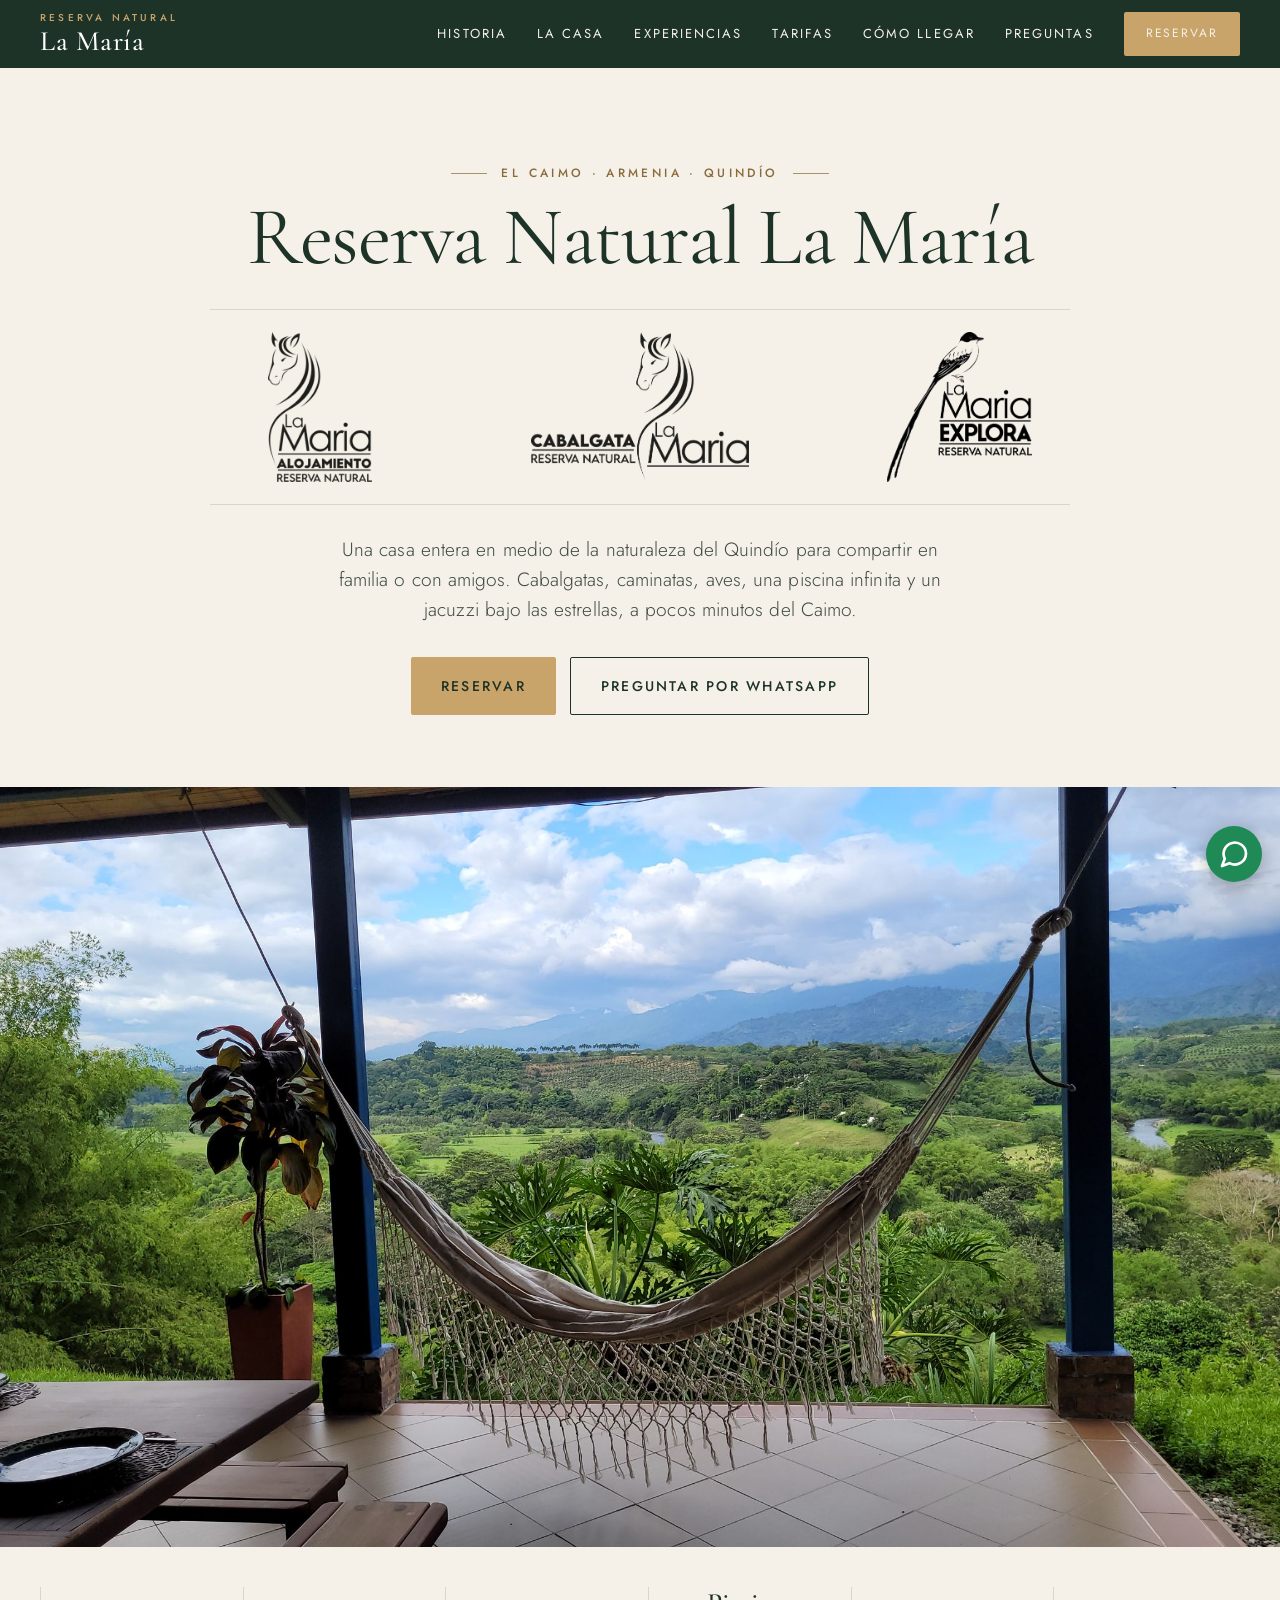
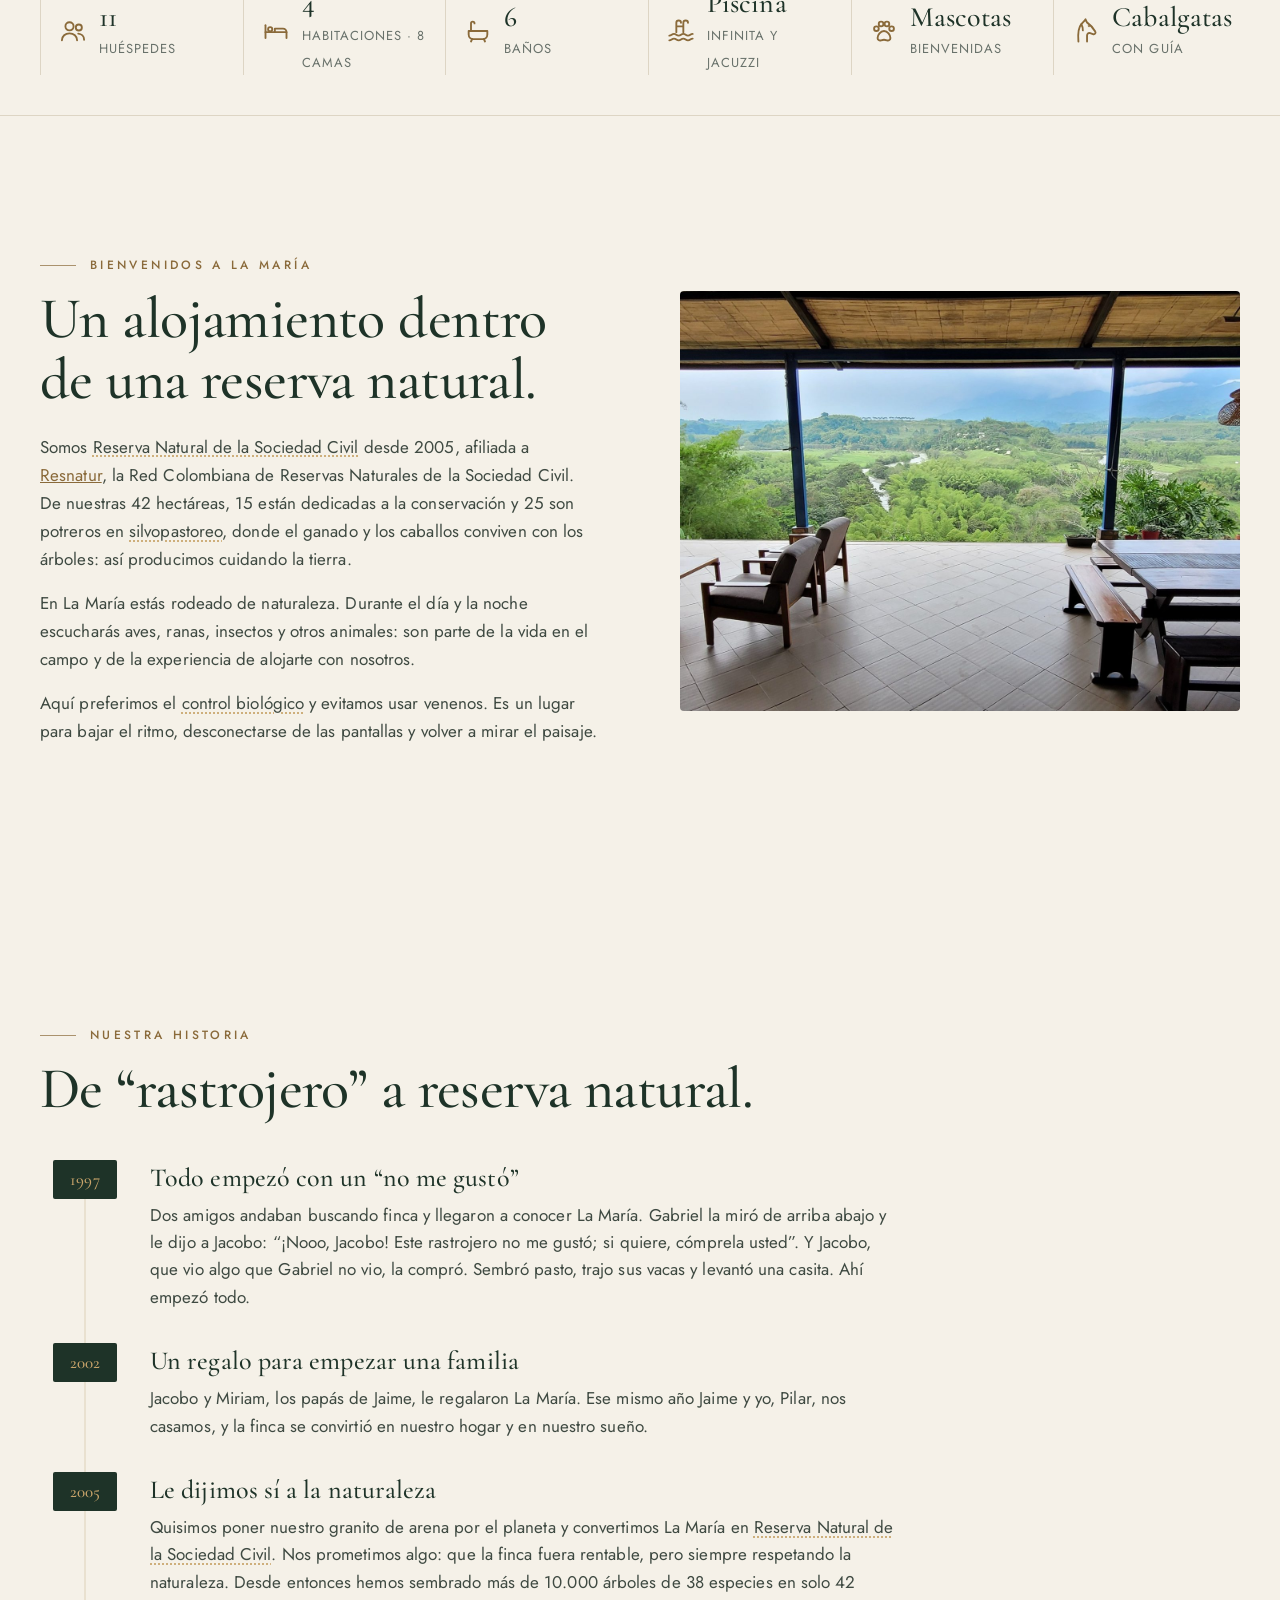
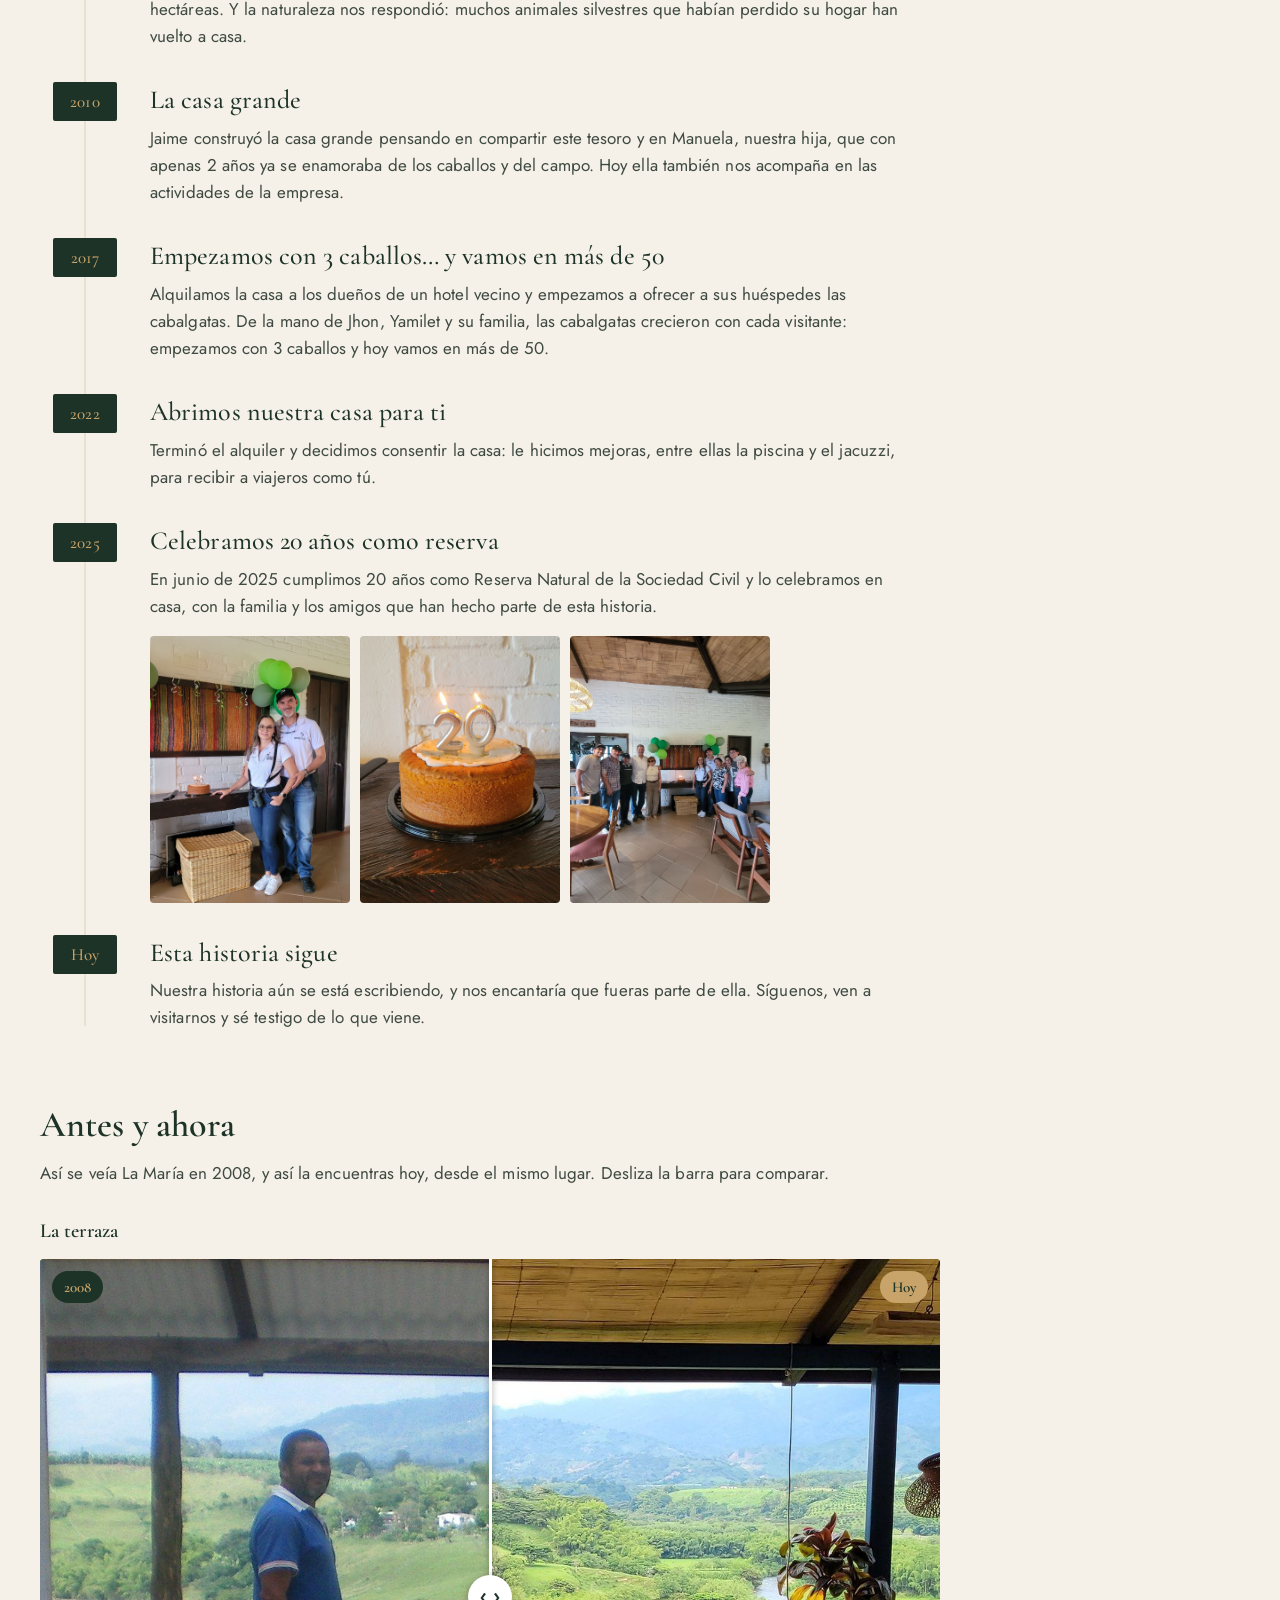
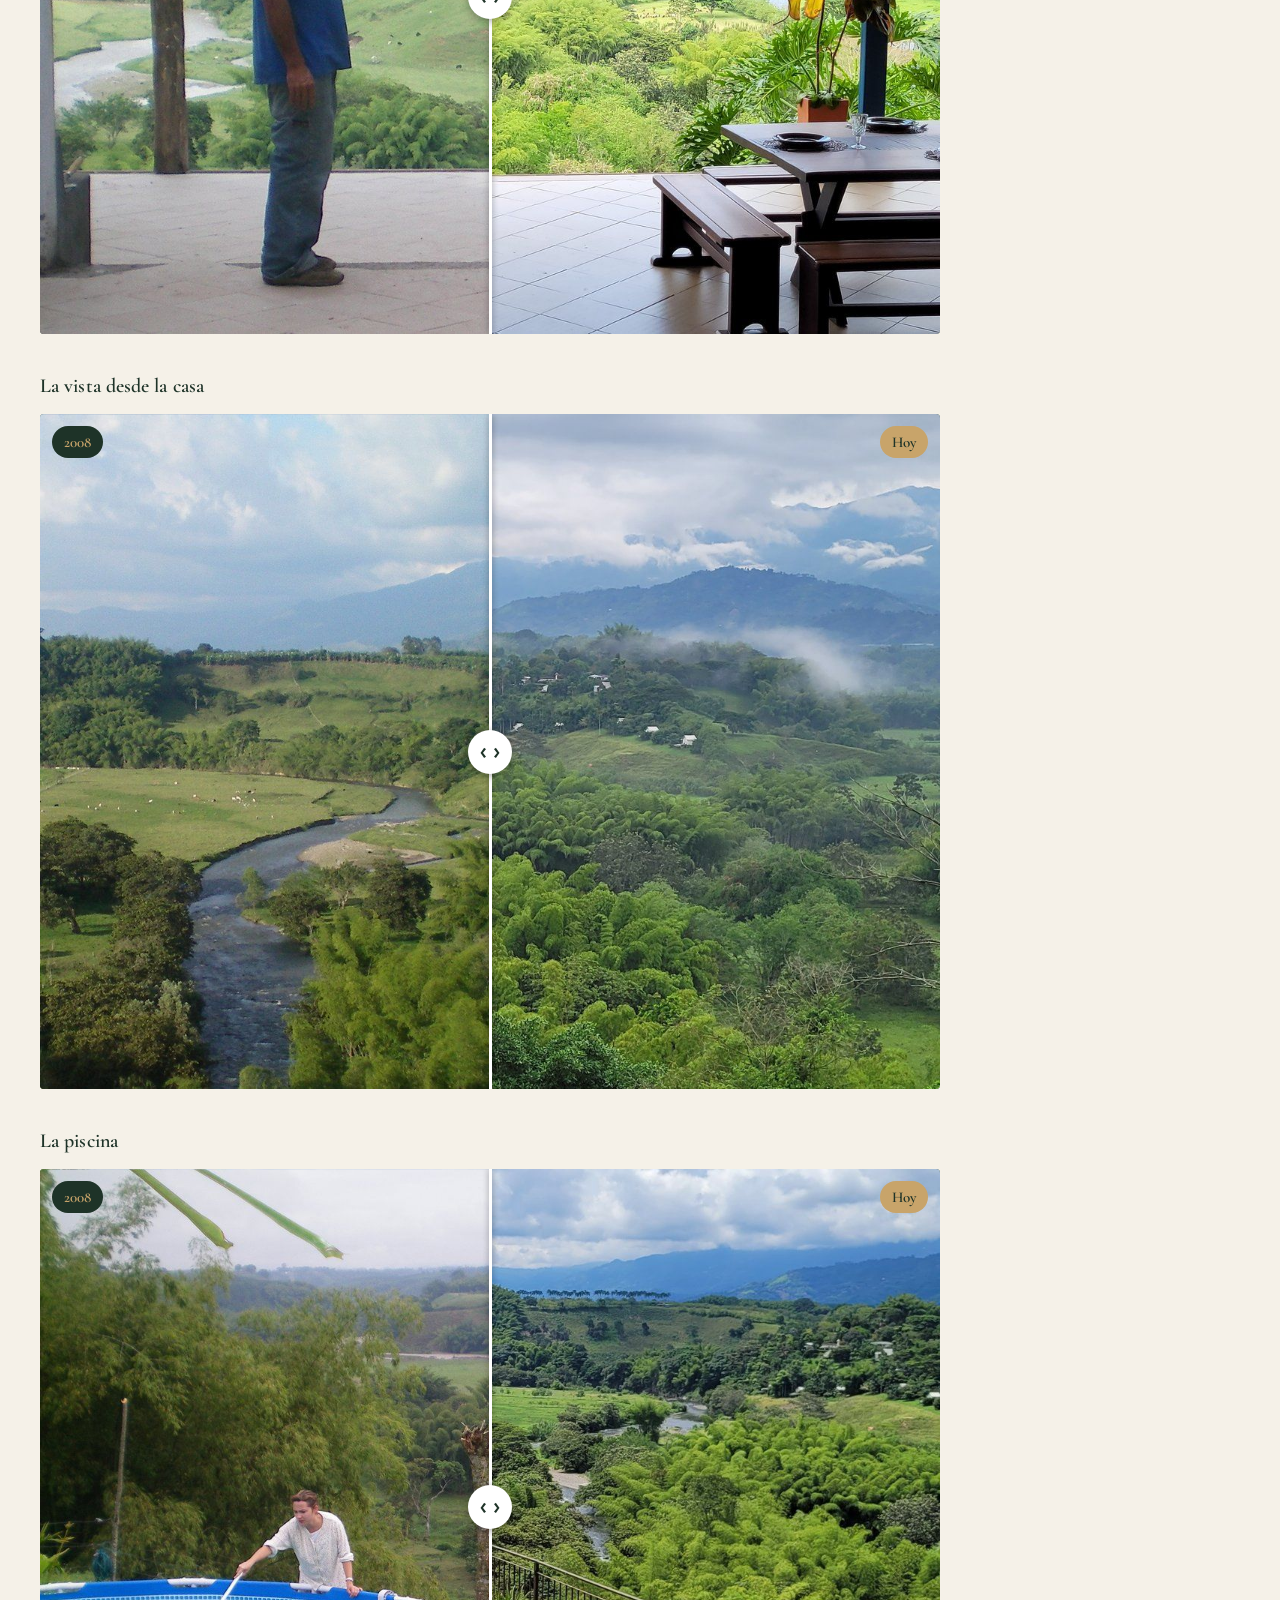
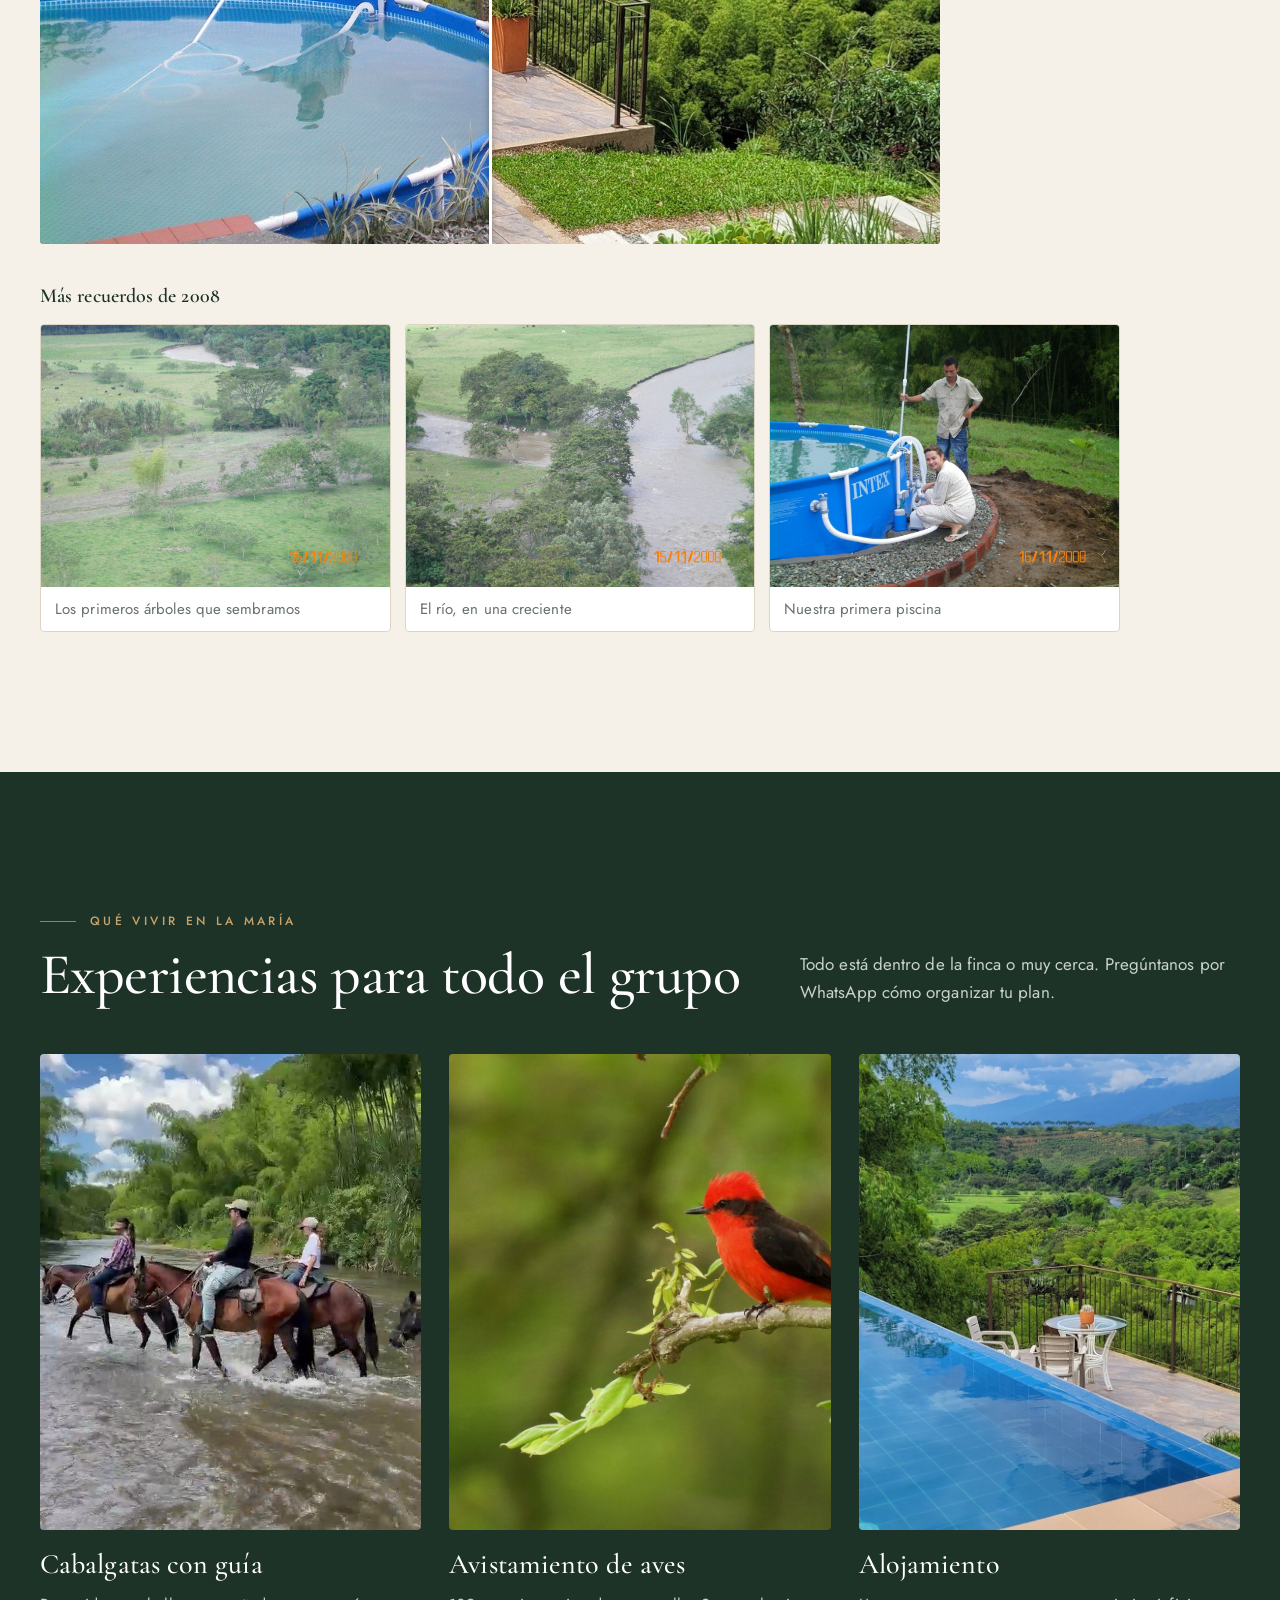
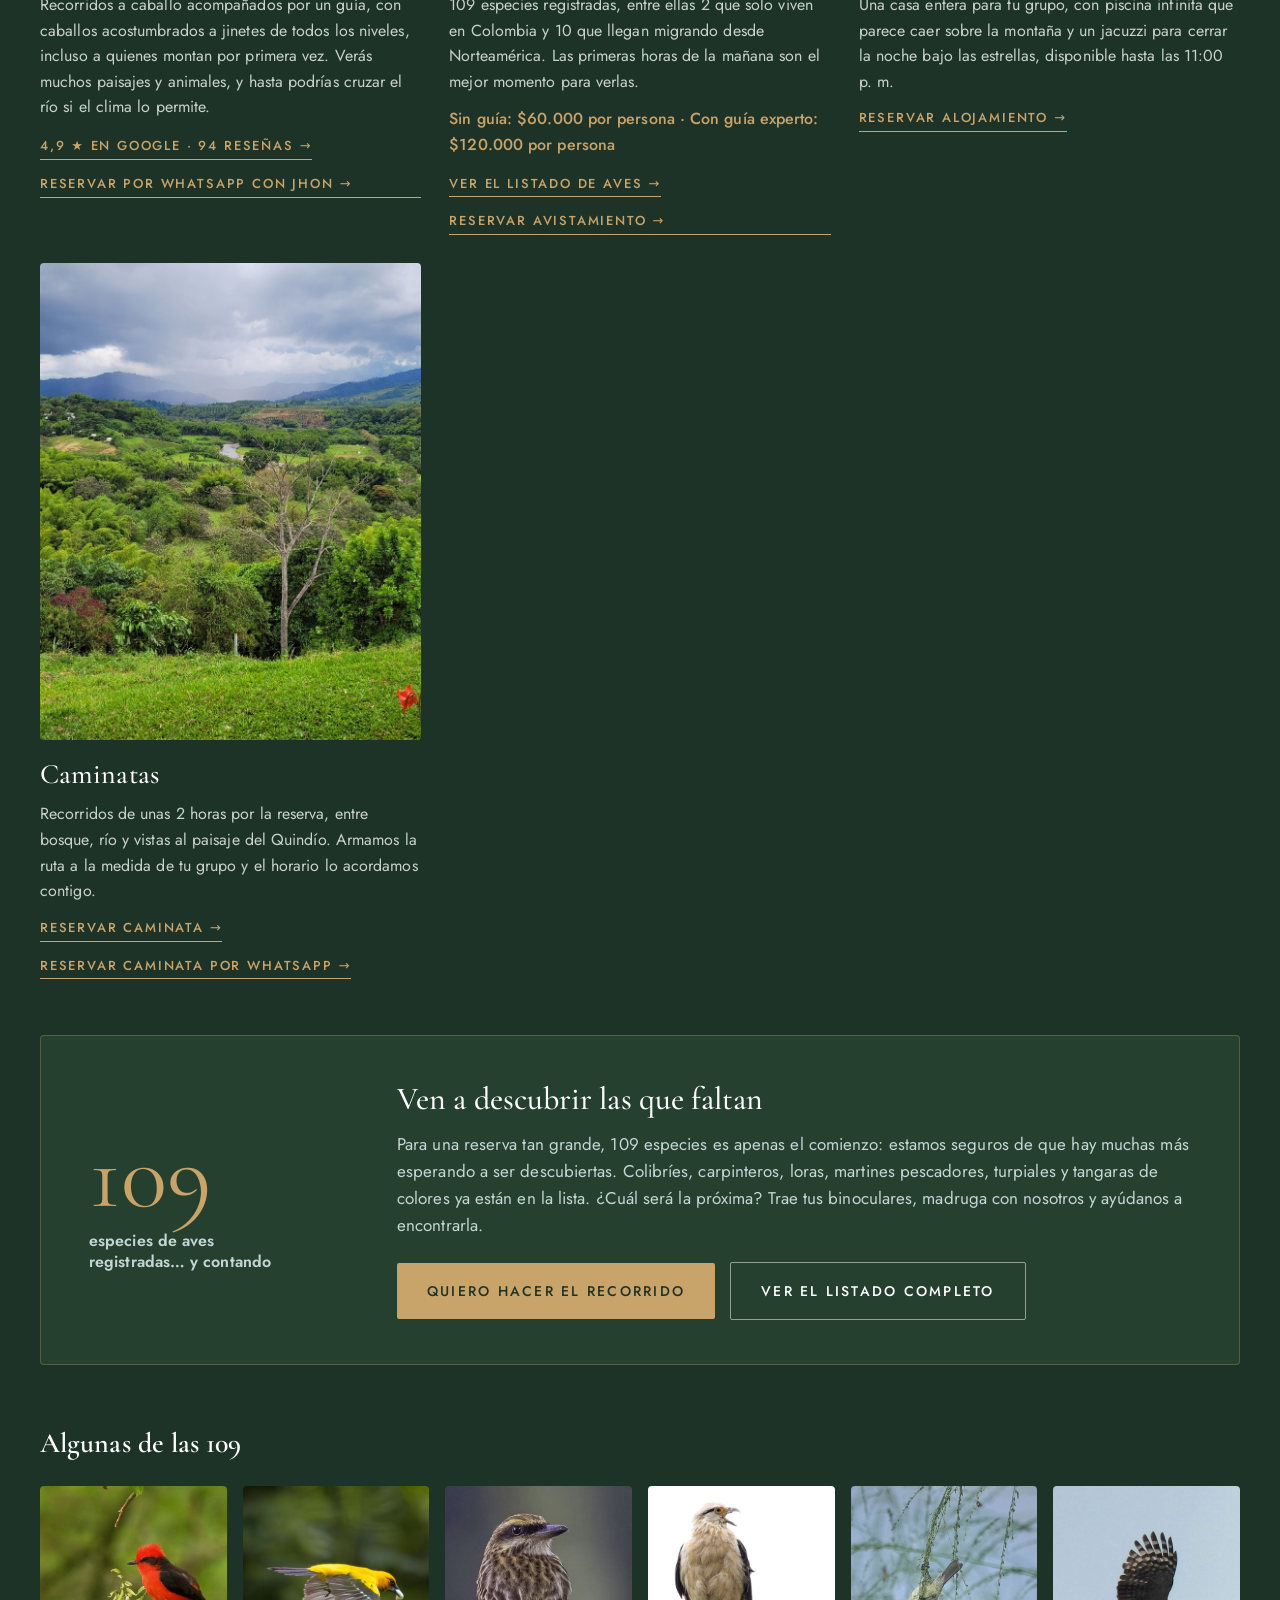
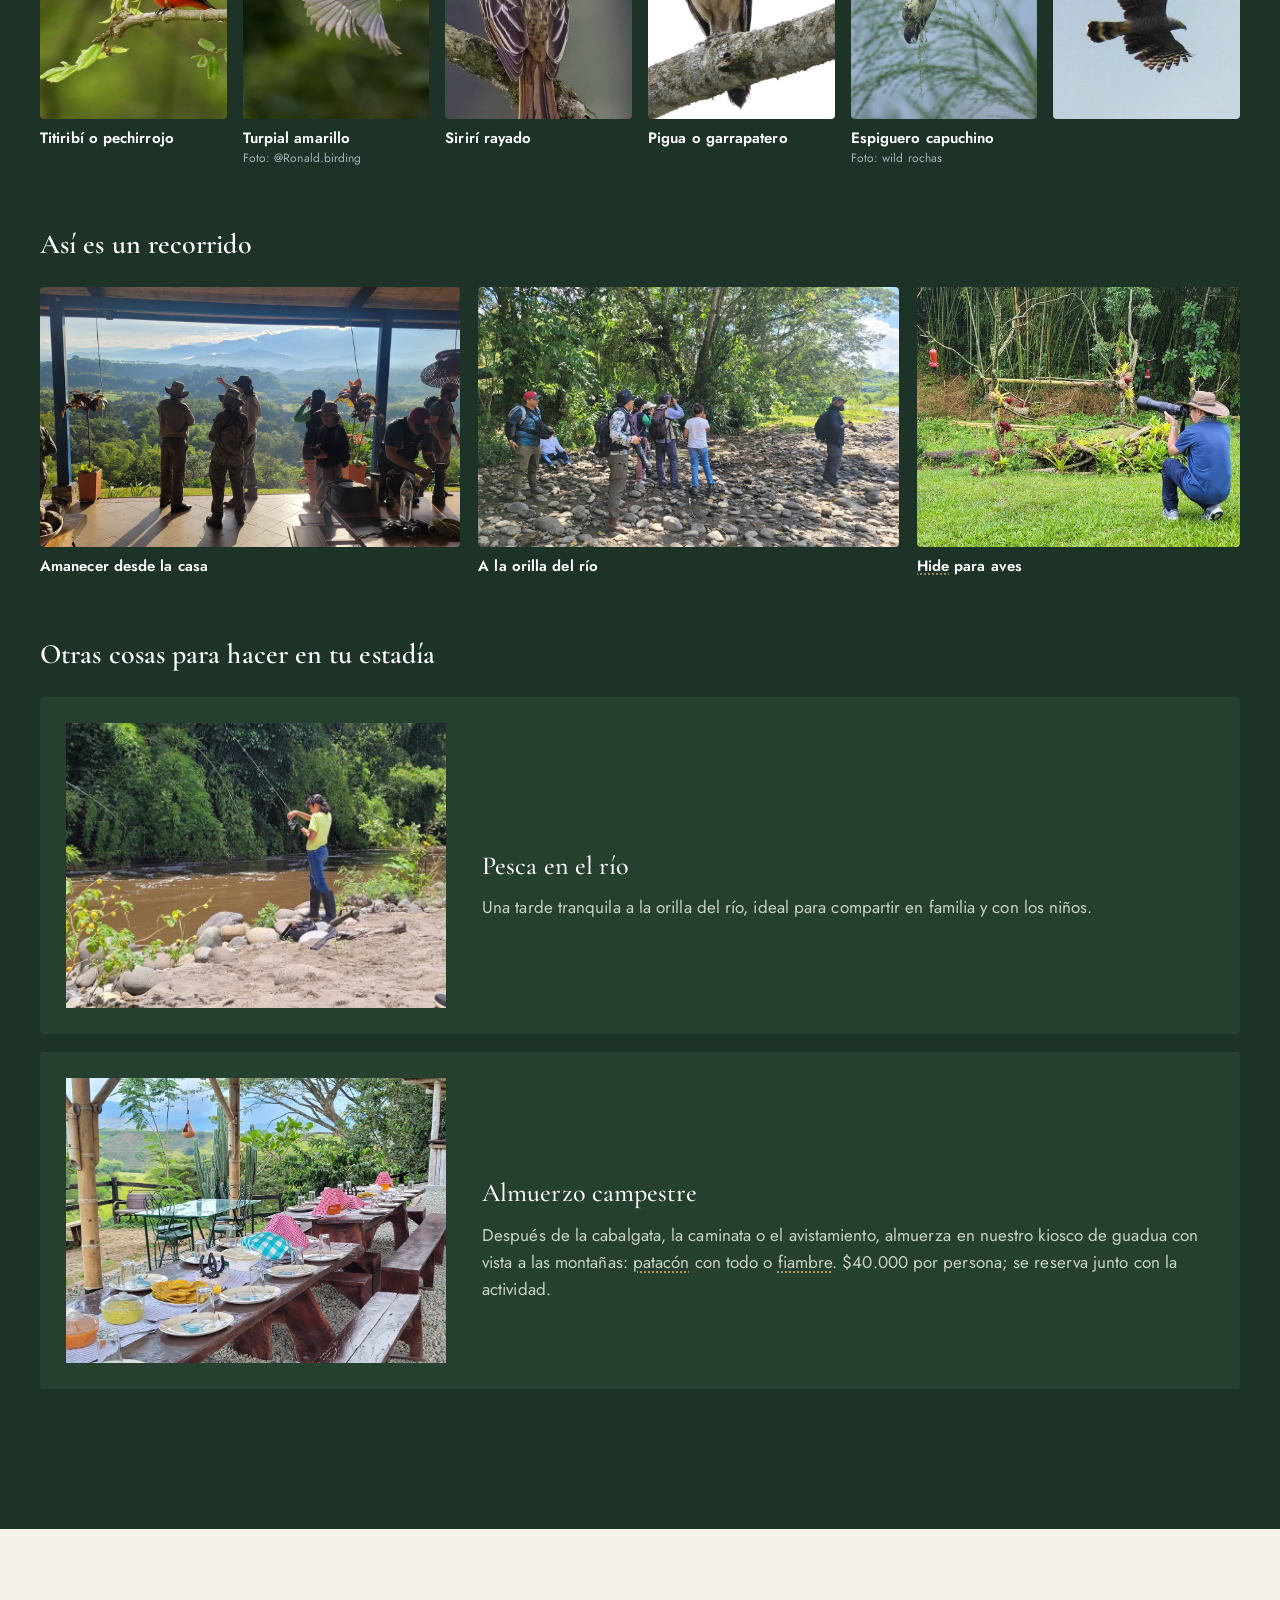
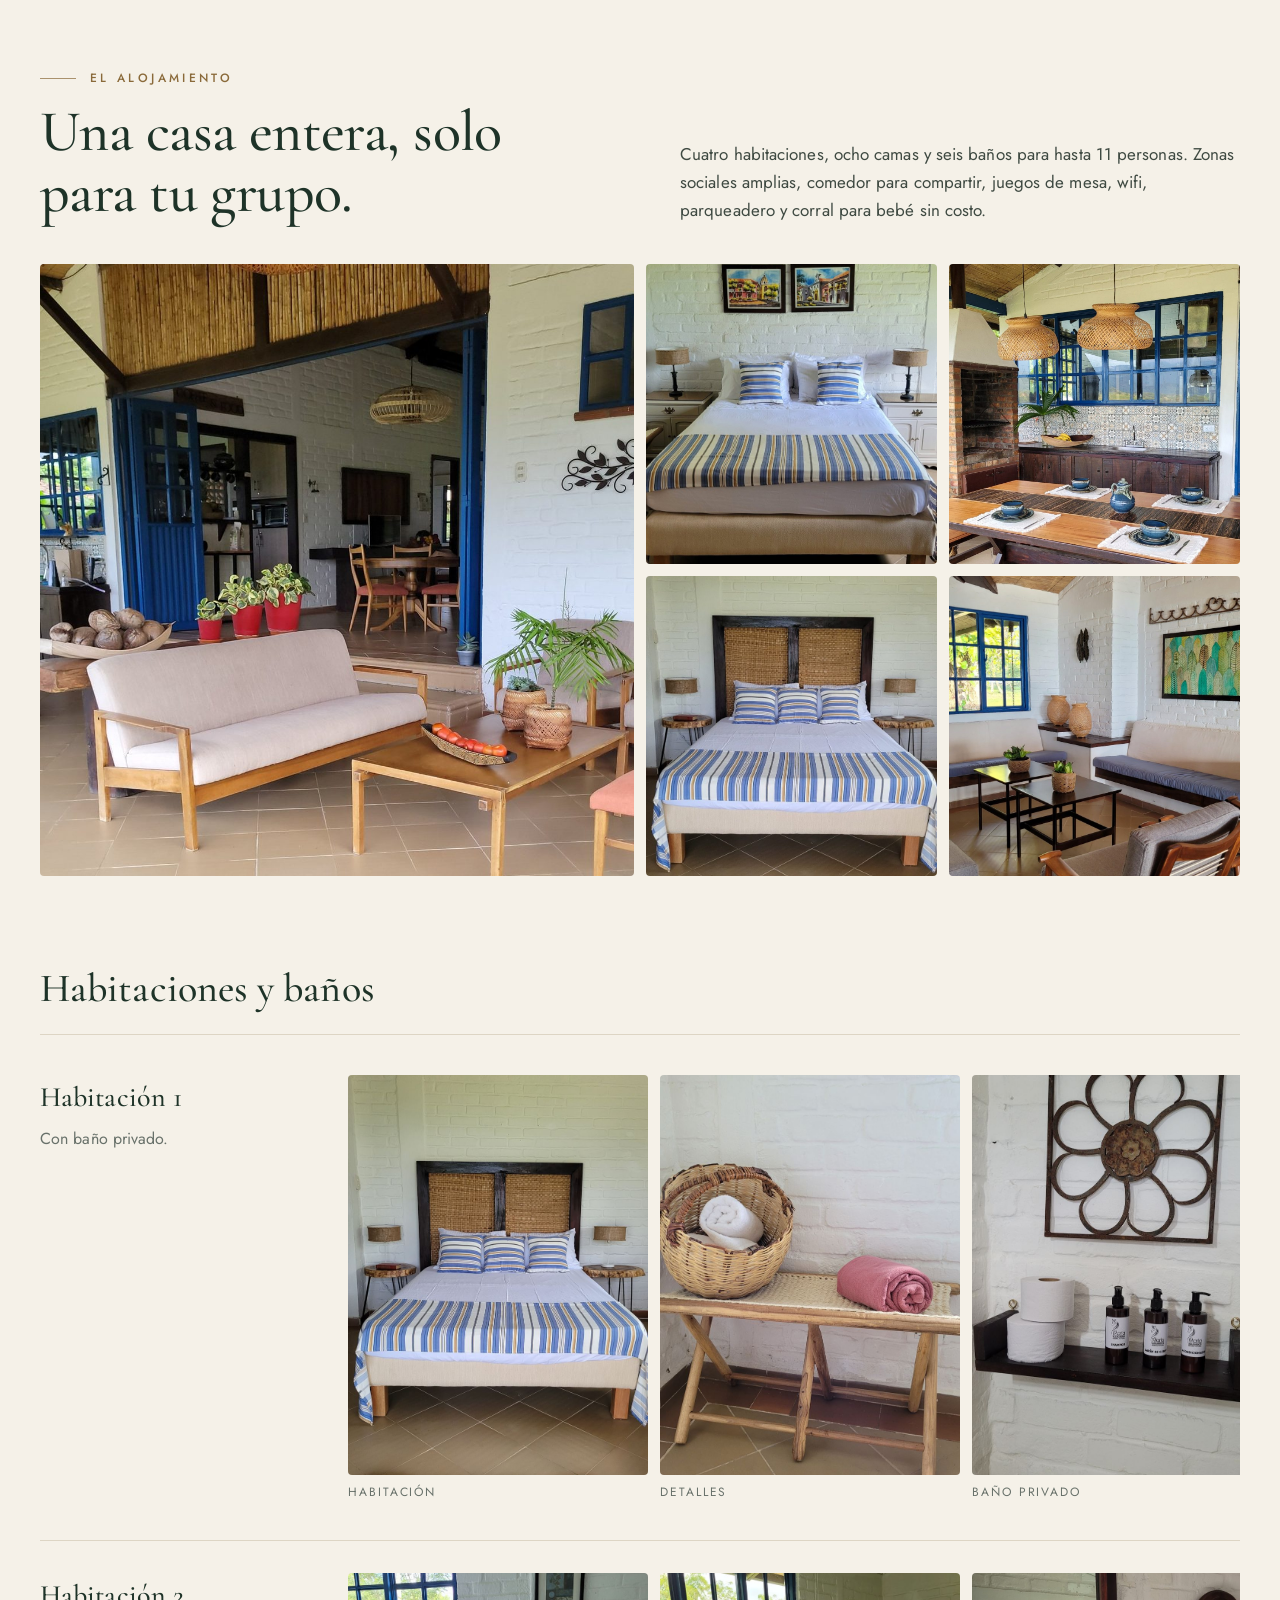
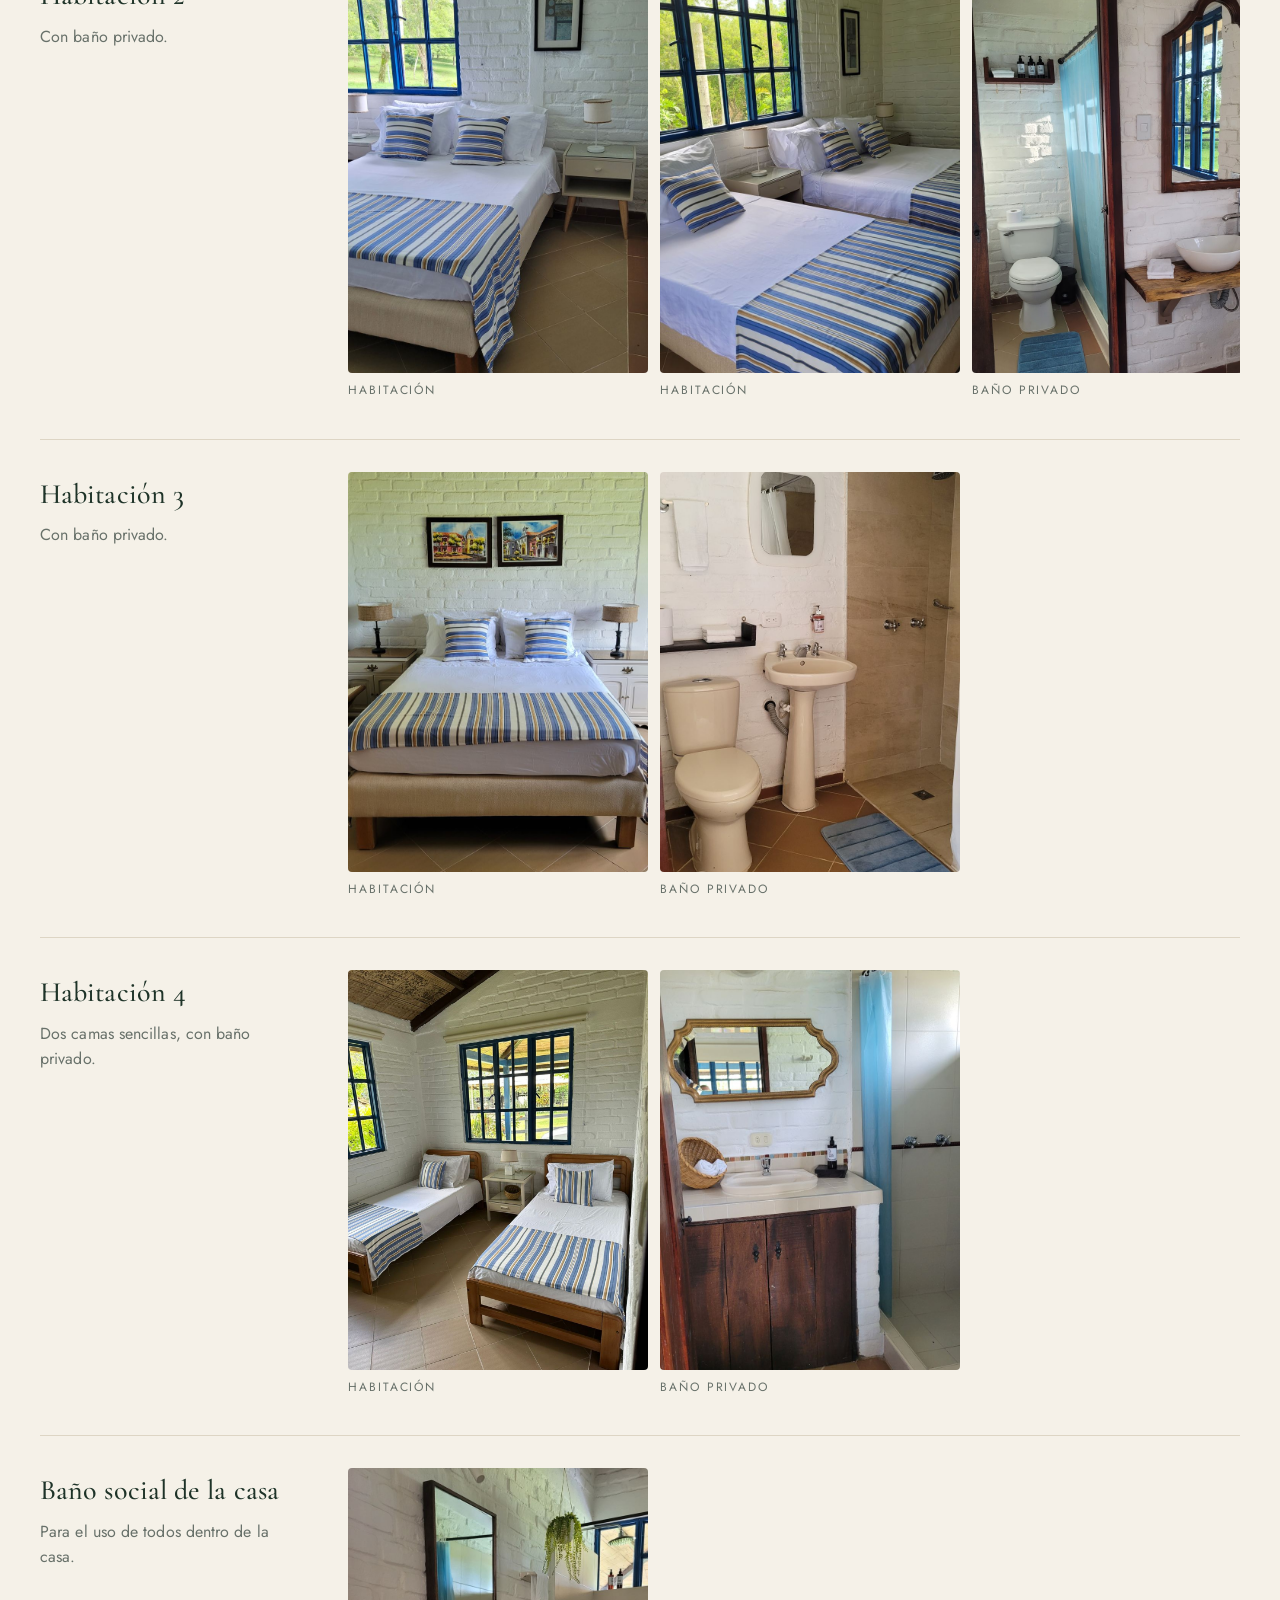
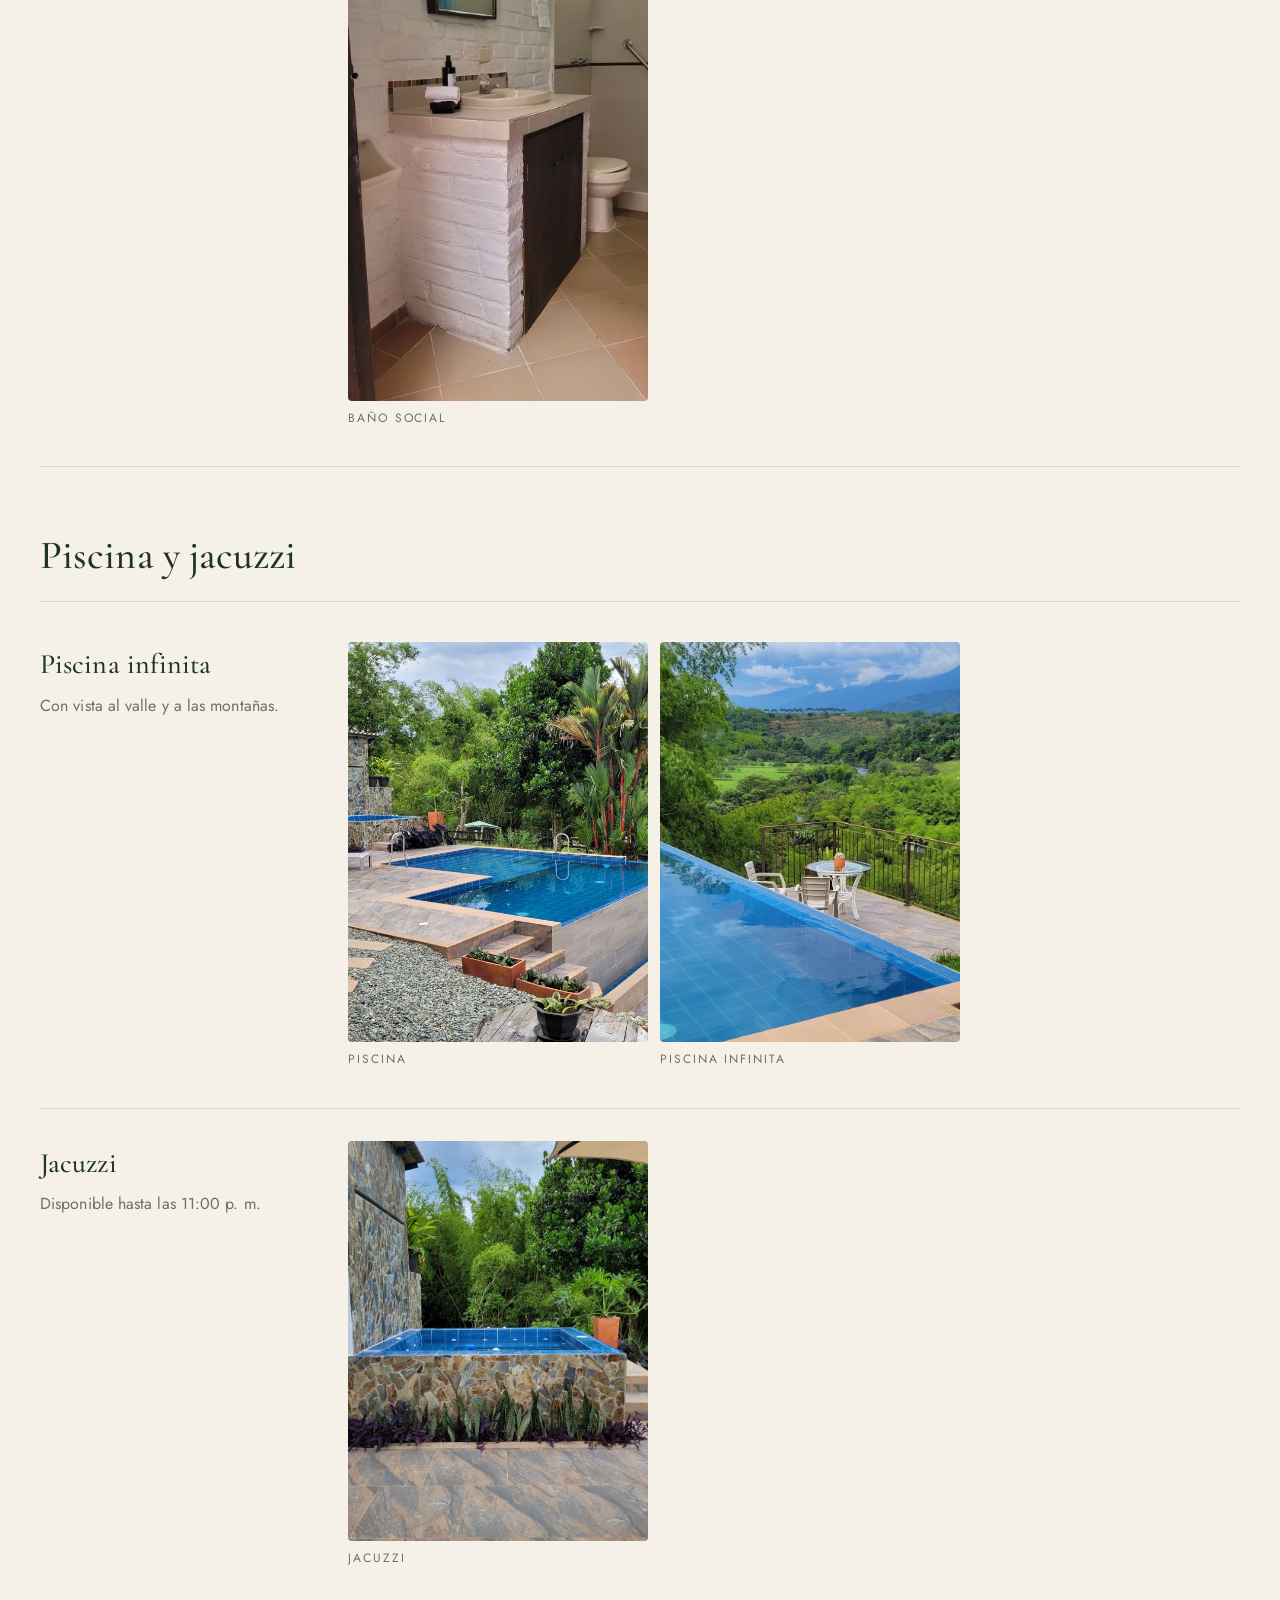
<file: public/index.html>
<!doctype html><html><head><meta charset=utf8><meta name=viewport content="width=device-width,initial-scale=1"><style>:root{color-scheme:light}body{margin:0;padding:0;font:14px -apple-system,BlinkMacSystemFont,sans-serif;background:#faf9f5;color:#141413}img{max-width:100%}[hidden]:not([hidden=until-found i]){display:none!important}</style></head><body>
<!doctype html>
<html lang="es">
<head>
<meta charset="utf-8">
<meta name="viewport" content="width=device-width, initial-scale=1">
<title>La María · Alojamiento Reserva Natural | Finca con piscina en Armenia, Quindío</title>
<meta name="description" content="Finca para grupos de hasta 11 personas en una reserva natural cerca de Armenia, Quindío: piscina infinita con vista a la montaña, jacuzzi, cabalgatas, avistamiento de aves y caminatas. Mascotas bienvenidas. Reservas por WhatsApp.">
<meta name="theme-color" content="#1E3328">
<link rel="icon" type="image/png" href="img/favicon.png">
<link rel="apple-touch-icon" href="img/favicon.png">

<!-- Cómo se ve al compartir el enlace en WhatsApp, Facebook, etc. -->
<meta property="og:type" content="website">
<meta property="og:locale" content="es_CO">
<meta property="og:title" content="La María · Alojamiento Reserva Natural">
<meta property="og:description" content="Piscina infinita, vista a la montaña y caballos, a pocos minutos del Caimo, Quindío.">
<meta property="og:image" content="img/portada.jpg">

<link rel="preconnect" href="https://fonts.googleapis.com">
<link rel="preconnect" href="https://fonts.gstatic.com" crossorigin>
<link href="https://fonts.googleapis.com/css2?family=Cormorant+Garamond:ital,wght@0,400;0,500;0,600;1,400&family=Jost:wght@300;400;500;600&display=swap" rel="stylesheet">
<link rel="stylesheet" href="estilos.css?v=14">

<!-- Datos para Google (aparecer mejor en las búsquedas) -->
<script type="application/ld+json">
{
  "@context": "https://schema.org",
  "@type": "LodgingBusiness",
  "name": "La María · Alojamiento Reserva Natural",
  "description": "Casa entera para grupos de hasta 11 personas en una reserva natural del Quindío, con piscina infinita, jacuzzi, cabalgatas, avistamiento de aves y caminatas.",
  "telephone": "+57 311 397 7479",
  "image": "img/portada.jpg",
  "address": {"@type": "PostalAddress", "addressLocality": "El Caimo, Armenia", "addressRegion": "Quindío", "addressCountry": "CO"},
  "checkinTime": "09:00",
  "checkoutTime": "16:00",
  "petsAllowed": true,
  "hasMap": "https://maps.google.com/?cid=16045112246110359834",
  "numberOfRooms": 4,
  "amenityFeature": [
    {"@type": "LocationFeatureSpecification", "name": "Piscina", "value": true},
    {"@type": "LocationFeatureSpecification", "name": "Jacuzzi", "value": true},
    {"@type": "LocationFeatureSpecification", "name": "Desayuno incluido", "value": true},
    {"@type": "LocationFeatureSpecification", "name": "Cabalgatas", "value": true}
  ],
  "sameAs": ["https://www.instagram.com/alojamiento_reservanatural"]
}
</script>
</head>
<body>

<!-- ============ ENCABEZADO ============ -->
<header class="encabezado">
  <div class="contenedor">
    <a class="logo logo-texto" href="#inicio"><span>Reserva Natural</span>La María</a>
    <nav class="menu" aria-label="Menú principal">
      <a href="#historia">Historia</a>
  <a href="#casa">La casa</a>
      <a href="#experiencias">Experiencias</a>
      <a href="#tarifas">Tarifas</a>
      <a href="#ubicacion">Cómo llegar</a>
      <a href="#preguntas">Preguntas</a>
      <a class="btn-reservar" href="#reservar">Reservar</a>
    </nav>
    <button class="boton-menu" type="button" aria-label="Abrir menú" aria-expanded="false" aria-controls="menu-movil">
      <svg width="22" height="22" viewBox="0 0 24 24" fill="none" stroke="currentColor" stroke-width="2" stroke-linecap="round"><path d="M4 7h16M4 12h16M4 17h16"/></svg>
    </button>
  </div>
</header>

<nav class="menu-movil" id="menu-movil" aria-label="Menú">
  <button class="boton-menu cerrar" type="button" aria-label="Cerrar menú">
    <svg width="22" height="22" viewBox="0 0 24 24" fill="none" stroke="currentColor" stroke-width="2" stroke-linecap="round"><path d="M6 6l12 12M18 6L6 18"/></svg>
  </button>
  <a href="#historia">Historia</a>
  <a href="#casa">La casa</a>
  <a href="#experiencias">Experiencias</a>
  <a href="#tarifas">Tarifas</a>
  <a href="#ubicacion">Cómo llegar</a>
  <a href="#preguntas">Preguntas</a>
  <a class="btn-reservar" href="#reservar">Reservar en línea</a>
  <a class="btn-wa js-wa" href="#" style="margin-top:12px">Escribir por WhatsApp</a>
</nav>

<main>
<!-- ============ PORTADA ============ -->
<section class="portada" id="inicio">
  <div class="contenedor portada-texto">
    <p class="eyebrow">El Caimo · Armenia · Quindío</p>
    <h1>Reserva Natural La María</h1>
    <div class="marcas">
      <a class="marca" href="#casa"><img src="img/logos/alojamiento-negro.png" alt="La María Alojamiento · Reserva Natural"></a>
      <a class="marca" href="#experiencias"><img src="img/logos/cabalgata-negro.png" alt="La María Cabalgata · Reserva Natural"></a>
      <a class="marca" href="#experiencias"><img src="img/logos/explora-negro.png" alt="La María Explora · Reserva Natural"></a>
    </div>
    <p class="lead">Una casa entera en medio de la naturaleza del Quindío para compartir en familia o con amigos. Cabalgatas, caminatas, aves, una piscina infinita y un jacuzzi bajo las estrellas, a pocos minutos del Caimo.</p>
    <div class="acciones">
      <a class="btn-reservar" href="#reservar">Reservar</a>
      <a class="btn-borde js-wa" href="#">Preguntar por WhatsApp</a>
    </div>
  </div>
  <div class="portada-foto carrusel" aria-label="Fotos de La María">
    <img class="activa" src="img/portada-hamaca.jpg" alt="Hamaca en el corredor de La María con vista al valle y las montañas" fetchpriority="high">
    <img src="img/portada-piscina.jpg" alt="Piscina infinita de La María rodeada de jardín y bosque" loading="lazy">
    <img src="img/portada-cabalgata.jpg" alt="Grupo de cabalgata a caballo a la orilla del río en la reserva" loading="lazy" style="object-position:50% 70%">
  </div>
</section>

<!-- ============ DATOS RÁPIDOS ============ -->
<section class="datos" aria-label="La casa en cifras">
  <div class="contenedor">
    <div class="dato"><svg viewBox="0 0 24 24" fill="none" stroke-width="1.6" stroke-linecap="round" stroke-linejoin="round" aria-hidden="true"><circle cx="9" cy="8" r="3.5"/><path d="M2.5 20c0-3.6 2.9-6 6.5-6s6.5 2.4 6.5 6"/><circle cx="17" cy="9" r="2.6"/><path d="M16.5 14.2c2.8.2 5 2.2 5 5.3"/></svg><div><strong>11</strong><span>huéspedes</span></div></div>
    <div class="dato"><svg viewBox="0 0 24 24" fill="none" stroke-width="1.6" stroke-linecap="round" stroke-linejoin="round" aria-hidden="true"><path d="M3 18V7"/><path d="M3 13h18v5"/><path d="M21 13a3 3 0 0 0-3-3h-7v3"/><circle cx="7" cy="10.5" r="1.8"/></svg><div><strong>4</strong><span>habitaciones · 8 camas</span></div></div>
    <div class="dato"><svg viewBox="0 0 24 24" fill="none" stroke-width="1.6" stroke-linecap="round" stroke-linejoin="round" aria-hidden="true"><path d="M4 12h16v3a4 4 0 0 1-4 4H8a4 4 0 0 1-4-4v-3z"/><path d="M6 12V5.5A1.5 1.5 0 0 1 9 5.5"/><path d="M7 19l-1 2M17 19l1 2"/></svg><div><strong>6</strong><span>baños</span></div></div>
    <div class="dato"><svg viewBox="0 0 24 24" fill="none" stroke-width="1.6" stroke-linecap="round" stroke-linejoin="round" aria-hidden="true"><path d="M2 16c2 0 2-1.5 4-1.5S8 16 10 16s2-1.5 4-1.5 2 1.5 4 1.5 2-1.5 4-1.5"/><path d="M2 20c2 0 2-1.5 4-1.5S8 20 10 20s2-1.5 4-1.5 2 1.5 4 1.5 2-1.5 4-1.5"/><path d="M8 13V5a2 2 0 0 1 4 0M14 13V5a2 2 0 0 1 4 0M8 8h6"/></svg><div><strong>Piscina</strong><span>infinita y jacuzzi</span></div></div>
    <div class="dato"><svg viewBox="0 0 24 24" fill="none" stroke-width="1.6" stroke-linecap="round" stroke-linejoin="round" aria-hidden="true"><circle cx="5.5" cy="10" r="2"/><circle cx="9.5" cy="6" r="2"/><circle cx="14.5" cy="6" r="2"/><circle cx="18.5" cy="10" r="2"/><path d="M12 12c-3 0-5.5 3.5-5.5 6 0 1.6 1.4 2.5 3 2 1-.3 1.7-.5 2.5-.5s1.5.2 2.5.5c1.6.5 3-.4 3-2 0-2.5-2.5-6-5.5-6z"/></svg><div><strong>Mascotas</strong><span>bienvenidas</span></div></div>
    <div class="dato"><svg viewBox="0 0 24 24" fill="none" stroke-width="1.6" stroke-linecap="round" stroke-linejoin="round" aria-hidden="true"><path d="M5.5 21C5 15 5 9.5 8 6.2L10.6 3.4 11.6 2l1.2 2.6c2.8 2 5.3 4.8 7.1 7.8.7 1.1-.1 2.5-1.4 2.4l-2.9-.9c-1.6-.5-2.7.4-2.7 2V21"/><path d="M8 6.2c.9 1.6 1.4 3.4 1.3 5.3"/><circle cx="14.6" cy="7.6" r=".3"/></svg><div><strong>Cabalgatas</strong><span>con guía</span></div></div>
  </div>
</section>

<!-- ============ LA RESERVA ============ -->
<section class="seccion">
  <div class="contenedor dos-col">
    <div>
      <p class="eyebrow">Bienvenidos a La María</p>
      <h2 class="h2">Un alojamiento dentro de una reserva natural.</h2>
      <p class="texto" style="margin-top:22px">Somos <a class="glosa" href="#" data-glosa="rnsc">Reserva Natural de la Sociedad Civil</a> desde 2005, afiliada a <a href="https://www.resnatur.org.co" target="_blank" rel="noopener">Resnatur</a>, la Red Colombiana de Reservas Naturales de la Sociedad Civil. De nuestras 42 hectáreas, 15 están dedicadas a la conservación y 25 son potreros en <a class="glosa" href="#" data-glosa="silvopastoreo">silvopastoreo</a>, donde el ganado y los caballos conviven con los árboles: así producimos cuidando la tierra.</p>
      <p class="texto">En La María estás rodeado de naturaleza. Durante el día y la noche escucharás aves, ranas, insectos y otros animales: son parte de la vida en el campo y de la experiencia de alojarte con nosotros.</p>
      <p class="texto">Aquí preferimos el <a class="glosa" href="#" data-glosa="control-biologico">control biológico</a> y evitamos usar venenos. Es un lugar para bajar el ritmo, desconectarse de las pantallas y volver a mirar el paisaje.</p>
    </div>
    <div class="foto" style="aspect-ratio:4/3"><img src="img/vista-montana.jpg" alt="Vista a la montaña desde La María" loading="lazy"></div>
  </div>
</section>

<!-- ============ NUESTRA HISTORIA ============ -->
<section class="seccion historia" id="historia">
  <div class="contenedor">
    <p class="eyebrow">Nuestra historia</p>
    <h2 class="h2">De “rastrojero” a reserva natural.</h2>
    <ol class="linea-tiempo">
      <li class="hito"><span class="hito-ano">1997</span><div><h3>Todo empezó con un “no me gustó”</h3><p>Dos amigos andaban buscando finca y llegaron a conocer La María. Gabriel la miró de arriba abajo y le dijo a Jacobo: “¡Nooo, Jacobo! Este rastrojero no me gustó; si quiere, cómprela usted”. Y Jacobo, que vio algo que Gabriel no vio, la compró. Sembró pasto, trajo sus vacas y levantó una casita. Ahí empezó todo.</p></div></li>
      <li class="hito"><span class="hito-ano">2002</span><div><h3>Un regalo para empezar una familia</h3><p>Jacobo y Miriam, los papás de Jaime, le regalaron La María. Ese mismo año Jaime y yo, Pilar, nos casamos, y la finca se convirtió en nuestro hogar y en nuestro sueño.</p></div></li>
      <li class="hito"><span class="hito-ano">2005</span><div><h3>Le dijimos sí a la naturaleza</h3><p>Quisimos poner nuestro granito de arena por el planeta y convertimos La María en <a class="glosa" href="#" data-glosa="rnsc">Reserva Natural de la Sociedad Civil</a>. Nos prometimos algo: que la finca fuera rentable, pero siempre respetando la naturaleza. Desde entonces hemos sembrado más de 10.000 árboles de 38 especies en solo 42 hectáreas. Y la naturaleza nos respondió: muchos animales silvestres que habían perdido su hogar han vuelto a casa.</p></div></li>
      <li class="hito"><span class="hito-ano">2010</span><div><h3>La casa grande</h3><p>Jaime construyó la casa grande pensando en compartir este tesoro y en Manuela, nuestra hija, que con apenas 2 años ya se enamoraba de los caballos y del campo. Hoy ella también nos acompaña en las actividades de la empresa.</p></div></li>
      <li class="hito"><span class="hito-ano">2017</span><div><h3>Empezamos con 3 caballos… y vamos en más de 50</h3><p>Alquilamos la casa a los dueños de un hotel vecino y empezamos a ofrecer a sus huéspedes las cabalgatas. De la mano de Jhon, Yamilet y su familia, las cabalgatas crecieron con cada visitante: empezamos con 3 caballos y hoy vamos en más de 50.</p></div></li>
      <li class="hito"><span class="hito-ano">2022</span><div><h3>Abrimos nuestra casa para ti</h3><p>Terminó el alquiler y decidimos consentir la casa: le hicimos mejoras, entre ellas la piscina y el jacuzzi, para recibir a viajeros como tú.</p></div></li>
      <li class="hito"><span class="hito-ano">2025</span><div><h3>Celebramos 20 años como reserva</h3><p>En junio de 2025 cumplimos 20 años como Reserva Natural de la Sociedad Civil y lo celebramos en casa, con la familia y los amigos que han hecho parte de esta historia.</p>
        <div class="hito-fotos">
          <img src="img/historia/20-anos-pilar-jaime.jpg" alt="Pilar y Jaime en la celebración de los 20 años de la reserva, junto a la torta" loading="lazy">
          <img src="img/historia/20-anos-torta.jpg" alt="Torta con velas del número 20" loading="lazy">
          <img src="img/historia/20-anos-grupo.jpg" alt="Familia y amigos reunidos en la casa celebrando los 20 años de la reserva" loading="lazy">
        </div></div></li>
      <li class="hito"><span class="hito-ano">Hoy</span><div><h3>Esta historia sigue</h3><p>Nuestra historia aún se está escribiendo, y nos encantaría que fueras parte de ella. Síguenos, ven a visitarnos y sé testigo de lo que viene.</p></div></li>
    </ol>
    <!-- Antes y ahora -->
    <div class="antes-ahora">
      <h3 class="antes-ahora-titulo">Antes y ahora</h3>
      <p class="texto">Así se veía La María en 2008, y así la encuentras hoy, desde el mismo lugar. Desliza la barra para comparar.</p>

      <div class="pareja">
        <h4>La terraza</h4>
        <div class="comparar" style="--pos:50%">
          <img src="img/historia/terraza-hoy.jpg" alt="La misma terraza hoy, con comedor, plantas y techo de esterilla" loading="lazy">
          <div class="comparar-antes"><img src="img/historia/terraza-2008.jpg" alt="La terraza de la casa en 2008, con piso de baldosa y sin muebles" loading="lazy"></div>
          <span class="comparar-etq etq-antes">2008</span><span class="comparar-etq etq-hoy">Hoy</span>
          <span class="comparar-linea" aria-hidden="true"></span>
          <input type="range" min="0" max="100" value="50" aria-label="Desliza para comparar la terraza en 2008 y hoy">
        </div>
      </div>

      <div class="pareja">
        <h4>La vista desde la casa</h4>
        <div class="comparar" style="--pos:50%">
          <img src="img/historia/vista-hoy.jpg" alt="La misma vista hoy, con el valle cubierto de guaduales y bosque" loading="lazy">
          <div class="comparar-antes"><img src="img/historia/vista-2008.jpg" alt="Vista al río y a las montañas entre los postes de la casa en obra, en 2008" loading="lazy"></div>
          <span class="comparar-etq etq-antes">2008</span><span class="comparar-etq etq-hoy">Hoy</span>
          <span class="comparar-linea" aria-hidden="true"></span>
          <input type="range" min="0" max="100" value="50" aria-label="Desliza para comparar la vista desde la casa en 2008 y hoy">
        </div>
      </div>

      <div class="pareja">
        <h4>La piscina</h4>
        <div class="comparar" style="--pos:50%">
          <img src="img/historia/piscina-hoy.jpg" alt="La piscina infinita de hoy, con la misma vista al río" loading="lazy">
          <div class="comparar-antes"><img src="img/historia/piscina-2008.jpg" alt="Pilar limpiando la primera piscina, una piscina armable, en 2008" loading="lazy"></div>
          <span class="comparar-etq etq-antes">2008</span><span class="comparar-etq etq-hoy">Hoy</span>
          <span class="comparar-linea" aria-hidden="true"></span>
          <input type="range" min="0" max="100" value="50" aria-label="Desliza para comparar la piscina en 2008 y hoy">
        </div>
      </div>

      <h4 class="recuerdos-titulo">Más recuerdos de 2008</h4>
      <div class="recuerdos">
        <figure><img src="img/historia/antes-potrero.jpg" alt="Potreros con los primeros árboles sembrados, en 2008" loading="lazy"><figcaption>Los primeros árboles que sembramos</figcaption></figure>
        <figure><img src="img/historia/antes-rio.jpg" alt="El río crecido junto a los potreros, en 2008" loading="lazy"><figcaption>El río, en una creciente</figcaption></figure>
        <figure><img src="img/historia/antes-piscina-2.jpg" alt="Nuestra primera piscina, en 2008" loading="lazy"><figcaption>Nuestra primera piscina</figcaption></figure>
      </div>
    </div>
  </div>
</section>

<!-- ============ EXPERIENCIAS ============ -->
<section class="seccion oscuro" id="experiencias">
  <div class="contenedor">
    <div class="cabecera-seccion">
      <div>
        <p class="eyebrow">Qué vivir en La María</p>
        <h2 class="h2">Experiencias para todo el grupo</h2>
      </div>
      <p class="texto">Todo está dentro de la finca o muy cerca. Pregúntanos por WhatsApp cómo organizar tu plan.</p>
    </div>
    <div class="tarjetas">
      <article class="tarjeta">
        <div class="foto"><img src="img/cabalgata.jpg" alt="Cabalgata en La María" loading="lazy"></div>
        <h3>Cabalgatas con guía</h3>
        <p>Recorridos a caballo acompañados por un guía, con caballos acostumbrados a jinetes de todos los niveles, incluso a quienes montan por primera vez. Verás muchos paisajes y animales, y hasta podrías cruzar el río si el clima lo permite.</p>
        <a class="link-fuerte" href="https://maps.google.com/?cid=10584108364430197333" target="_blank" rel="noopener">4,9 ★ en Google · 94 reseñas →</a>
        <a class="link-reservar js-wa" href="#" data-numero="jhon" data-mensaje="Hola Jhon, quiero reservar una cabalgata en La María">Reservar por WhatsApp con Jhon →</a>
      </article>
      <article class="tarjeta">
        <div class="foto"><img src="img/aves.jpg" alt="Titiribí o pechirrojo en la reserva" loading="lazy"></div>
        <h3>Avistamiento de aves</h3>
        <p>109 especies registradas, entre ellas 2 que solo viven en Colombia y 10 que llegan migrando desde Norteamérica. Las primeras horas de la mañana son el mejor momento para verlas.</p>
        <p class="precio-act">Sin guía: $60.000 por persona · Con guía experto: $120.000 por persona</p>
        <a class="link-fuerte" href="aves.html">Ver el listado de aves →</a>
        <a class="link-reservar" href="reservar-aves.html">Reservar avistamiento →</a>
      </article>
      <article class="tarjeta">
        <div class="foto"><img src="img/piscina.jpg" alt="Piscina infinita del alojamiento" loading="lazy"></div>
        <h3>Alojamiento</h3>
        <p>Una casa entera para tu grupo, con piscina infinita que parece caer sobre la montaña y un jacuzzi para cerrar la noche bajo las estrellas, disponible hasta las 11:00 p. m.</p>
        <a class="link-reservar" href="reservar.html">Reservar alojamiento →</a>
      </article>
      <article class="tarjeta">
        <div class="foto"><img src="img/paisaje-valle.jpg" alt="Paisaje del valle desde la reserva" loading="lazy"></div>
        <h3>Caminatas</h3>
        <p>Recorridos de unas 2 horas por la reserva, entre bosque, río y vistas al paisaje del Quindío. Armamos la ruta a la medida de tu grupo y el horario lo acordamos contigo.</p>
        <a class="link-reservar" href="reservar-caminata.html">Reservar caminata →</a>
        <a class="link-reservar js-wa" href="#" data-mensaje="Hola, quiero reservar una caminata en La María">Reservar caminata por WhatsApp →</a>
      </article>
    </div>

    <div class="banda-aves">
      <div class="cifra-aves"><strong>109</strong><span>especies de aves<br>registradas… y contando</span></div>
      <div>
        <h3>Ven a descubrir las que faltan</h3>
        <p>Para una reserva tan grande, 109 especies es apenas el comienzo: estamos seguros de que hay muchas más esperando a ser descubiertas. Colibríes, carpinteros, loras, martines pescadores, turpiales y tangaras de colores ya están en la lista. ¿Cuál será la próxima? Trae tus binoculares, madruga con nosotros y ayúdanos a encontrarla.</p>
        <a class="btn-reservar" href="reservar-aves.html">Quiero hacer el recorrido</a>
        <a class="btn-borde btn-listado" href="aves.html">Ver el listado completo</a>
      </div>
    </div>

    <h3 class="subtitulo-aves">Algunas de las 109</h3>
    <div class="galeria-aves">
        <figure class="ave"><img style="object-position:72% 40%" src="img/aves/titiribi.jpg" alt="Titiribí o pechirrojo" loading="lazy"><figcaption>Titiribí o pechirrojo</figcaption></figure>
        <figure class="ave"><img style="object-position:13% 50%" src="img/aves/turpial-amarillo.jpg" alt="Turpial amarillo" loading="lazy"><figcaption>Turpial amarillo<small>Foto: @Ronald.birding</small></figcaption></figure>
        <figure class="ave"><img src="img/aves/siriri-rayado.jpg" alt="Sirirí rayado" loading="lazy"><figcaption>Sirirí rayado</figcaption></figure>
        <figure class="ave"><img src="img/aves/pigua.jpg" alt="Pigua o garrapatero" loading="lazy"><figcaption>Pigua o garrapatero</figcaption></figure>
        <figure class="ave"><img src="img/aves/espiguero-capuchino.jpg" alt="Espiguero capuchino" loading="lazy"><figcaption>Espiguero capuchino<small>Foto: wild rochas</small></figcaption></figure>
        <figure class="ave"><img src="img/aves/gavilan.jpg" alt="Ave rapaz en vuelo sobre la reserva" loading="lazy"></figure>
    </div>

    <h3 class="subtitulo-aves">Así es un recorrido</h3>
    <div class="galeria-recorrido">
      <figure><img src="img/aves/recorrido-mirador.jpg" alt="Observadores de aves al amanecer desde la casa" loading="lazy"><figcaption>Amanecer desde la casa</figcaption></figure>
      <figure><img src="img/aves/recorrido-rio.jpg" alt="Grupo de observadores de aves a la orilla del río" loading="lazy"><figcaption>A la orilla del río</figcaption></figure>
      <figure><img src="img/aves/recorrido-comederos.jpg" alt="Fotógrafo en el hide para observar aves" loading="lazy"><figcaption><a class="glosa" href="#" data-glosa="hide">Hide</a> para aves</figcaption></figure>
    </div>

    <h3 class="subtitulo-aves">Otras cosas para hacer en tu estadía</h3>
    <div class="otras-cosas">
      <div class="foto"><img src="img/pesca.jpg" alt="Niña pescando a la orilla del río en la reserva" loading="lazy"></div>
      <div>
        <h4>Pesca en el río</h4>
        <p>Una tarde tranquila a la orilla del río, ideal para compartir en familia y con los niños.</p>
      </div>
    </div>
    <div class="otras-cosas">
      <div class="foto"><img src="img/almuerzo/kiosco.jpg" alt="Mesa servida en el kiosco de guadua, con vista a las montañas, donde se sirve el almuerzo" loading="lazy"></div>
      <div>
        <h4>Almuerzo campestre</h4>
        <p>Después de la cabalgata, la caminata o el avistamiento, almuerza en nuestro kiosco de guadua con vista a las montañas: <a class="glosa" href="#" data-glosa="patacon">patacón</a> con todo o <a class="glosa" href="#" data-glosa="fiambre">fiambre</a>. $40.000 por persona; se reserva junto con la actividad.</p>
      </div>
    </div>
  </div>
</section>

<!-- ============ LA CASA ============ -->
<section class="seccion" id="casa">
  <div class="contenedor">
    <div class="dos-col" style="align-items:end">
      <div>
        <p class="eyebrow">El alojamiento</p>
        <h2 class="h2">Una casa entera, solo para tu grupo.</h2>
      </div>
      <p class="texto">Cuatro habitaciones, ocho camas y seis baños para hasta 11 personas. Zonas sociales amplias, comedor para compartir, juegos de mesa, wifi, parqueadero y corral para bebé sin costo.</p>
    </div>
    <div class="galeria">
      <div class="foto grande"><img src="img/fachada.jpg" alt="Fachada y zona social de la casa" loading="lazy"></div>
      <div class="foto"><img src="img/habitacion-principal.jpg" alt="Habitación principal" loading="lazy"></div>
      <div class="foto"><img src="img/comedor.jpg" alt="Comedor y zona social" loading="lazy"></div>
      <div class="foto"><img src="img/habitacion-2.jpg" alt="Habitación" loading="lazy"></div>
      <div class="foto"><img src="img/sala.jpg" alt="Sala de la casa con ladrillo blanco, ventana azul y lámpara tejida" loading="lazy"></div>
    </div>

    <div class="espacios">
      <h3 class="espacios-titulo">Habitaciones y baños</h3>
      <article class="espacio">
        <div class="espacio-info"><h3>Habitación 1</h3><p>Con baño privado.</p></div>
        <div class="espacio-fotos"><figure><img src="img/espacios/hab1-cama.jpg" alt="Habitación" loading="lazy"><figcaption>Habitación</figcaption></figure><figure><img src="img/espacios/hab1-banca.jpg" alt="Detalles" loading="lazy"><figcaption>Detalles</figcaption></figure><figure><img src="img/espacios/hab1-bano.jpg" alt="Baño privado" loading="lazy"><figcaption>Baño privado</figcaption></figure></div>
      </article>
      <article class="espacio">
        <div class="espacio-info"><h3>Habitación 2</h3><p>Con baño privado.</p></div>
        <div class="espacio-fotos"><figure><img src="img/espacios/hab2-cama.jpg" alt="Habitación" loading="lazy"><figcaption>Habitación</figcaption></figure><figure><img src="img/espacios/hab2-camas.jpg" alt="Habitación" loading="lazy"><figcaption>Habitación</figcaption></figure><figure><img src="img/espacios/hab2-bano.jpg" alt="Baño privado de la habitación 2, con lavamanos de madera y espejo" loading="lazy"><figcaption>Baño privado</figcaption></figure><figure><img src="img/espacios/piscina-bano-2.jpg" alt="Repisa con productos de aseo y toalla en el baño de la habitación 2" loading="lazy"><figcaption>Detalles del baño</figcaption></figure></div>
      </article>
      <article class="espacio">
        <div class="espacio-info"><h3>Habitación 3</h3><p>Con baño privado.</p></div>
        <div class="espacio-fotos"><figure><img src="img/espacios/hab3-cama.jpg" alt="Habitación" loading="lazy"><figcaption>Habitación</figcaption></figure><figure><img src="img/espacios/hab3-bano.jpg" alt="Baño privado" loading="lazy"><figcaption>Baño privado</figcaption></figure></div>
      </article>
      <article class="espacio">
        <div class="espacio-info"><h3>Habitación 4</h3><p>Dos camas sencillas, con baño privado.</p></div>
        <div class="espacio-fotos"><figure><img src="img/espacios/hab4-camas.jpg" alt="Habitación" loading="lazy"><figcaption>Habitación</figcaption></figure><figure><img src="img/espacios/hab4-bano.jpg" alt="Baño privado" loading="lazy"><figcaption>Baño privado</figcaption></figure></div>
      </article>
      <article class="espacio">
        <div class="espacio-info"><h3>Baño social de la casa</h3><p>Para el uso de todos dentro de la casa.</p></div>
        <div class="espacio-fotos"><figure class="foto-completa"><img src="img/espacios/bano-social.jpg" alt="Baño social" loading="lazy"><figcaption>Baño social</figcaption></figure></div>
      </article>
      <h3 class="espacios-titulo">Piscina y jacuzzi</h3>
      <article class="espacio">
        <div class="espacio-info"><h3>Piscina infinita</h3><p>Con vista al valle y a las montañas.</p></div>
        <div class="espacio-fotos"><figure><img src="img/espacios/piscina-1.jpg" alt="Piscina" loading="lazy"><figcaption>Piscina</figcaption></figure><figure><img src="img/espacios/piscina-2.jpg" alt="Piscina infinita" loading="lazy"><figcaption>Piscina infinita</figcaption></figure></div>
      </article>
      <article class="espacio">
        <div class="espacio-info"><h3>Jacuzzi</h3><p>Disponible hasta las 11:00 p. m.</p></div>
        <div class="espacio-fotos"><figure><img src="img/espacios/jacuzzi-1.jpg" alt="Jacuzzi" loading="lazy"><figcaption>Jacuzzi</figcaption></figure></div>
      </article>
      <article class="espacio">
        <div class="espacio-info"><h3>Baño social de la piscina</h3><p>Junto a la zona húmeda, con ducha.</p></div>
        <div class="espacio-fotos"><figure><img src="img/espacios/piscina-bano-1.jpg" alt="Ducha" loading="lazy"><figcaption>Ducha</figcaption></figure><figure><img src="img/espacios/piscina-bano-3.jpg" alt="Detalles" loading="lazy"><figcaption>Detalles</figcaption></figure><figure><img src="img/espacios/piscina-bano-4.jpg" alt="Baño" loading="lazy"><figcaption>Baño</figcaption></figure><figure><img src="img/espacios/piscina-bano-5.jpg" alt="Baño" loading="lazy"><figcaption>Baño</figcaption></figure><figure><img src="img/espacios/piscina-bano-6.jpg" alt="Baño" loading="lazy"><figcaption>Baño</figcaption></figure></div>
      </article>
    </div>
    <div class="videos-casa">
      <div>
        <h3>Recorre la piscina</h3>
        <p class="texto">Piscina infinita, jacuzzi y zona de descanso, con el valle del Quindío de fondo, donde se juntan el río Quindío y el río Verde.</p>
      </div>
      <video poster="video/piscina-1.jpg" autoplay muted loop playsinline preload="none" aria-label="Video: recorrido por la zona de la piscina, el jacuzzi y las asoleadoras"><source src="video/piscina-1.mp4" type="video/mp4"><source src="video/piscina-1.webm" type="video/webm"></video>
      <video poster="video/piscina-2.jpg" autoplay muted loop playsinline preload="none" aria-label="Video: la piscina infinita con vista a las montañas"><source src="video/piscina-2.mp4" type="video/mp4"><source src="video/piscina-2.webm" type="video/webm"></video>
    </div>
  </div>
</section>

<!-- ============ CELEBRACIONES Y MASCOTAS ============ -->
<section class="seccion" style="padding-top:0">
  <div class="contenedor paneles">
    <div class="panel panel-arena">
      <svg viewBox="0 0 24 24" fill="none" stroke="#6E470B" stroke-width="1.6" stroke-linecap="round" stroke-linejoin="round" aria-hidden="true"><path d="M9 18V5l12-2v13"/><circle cx="6" cy="18" r="3"/><circle cx="18" cy="16" r="3"/></svg>
      <h3>Celebra con toda confianza</h3>
      <p class="texto">La finca está pensada para compartir en grupo. Cumpleaños, reencuentros familiares, despedidas o paseos de empresa: aquí se permite música alta hasta las 11:00 p. m.</p>
      <p class="texto">¿Vienen amigos a pasar el día? Pueden recibir visitas durante el día, siempre dentro del cupo de 11 personas. Las visitas no pueden pasar la noche.</p>
    </div>
    <div class="panel panel-salvia">
      <svg viewBox="0 0 24 24" fill="none" stroke="#112F38" stroke-width="1.6" stroke-linecap="round" stroke-linejoin="round" aria-hidden="true"><circle cx="5.5" cy="10" r="2"/><circle cx="9.5" cy="6" r="2"/><circle cx="14.5" cy="6" r="2"/><circle cx="18.5" cy="10" r="2"/><path d="M12 12c-3 0-5.5 3.5-5.5 6 0 1.6 1.4 2.5 3 2 1-.3 1.7-.5 2.5-.5s1.5.2 2.5.5c1.6.5 3-.4 3-2 0-2.5-2.5-6-5.5-6z"/></svg>
      <h3>Tu mascota también viaja</h3>
      <p class="texto">¡Son bienvenidas en la familia! Solo te pedimos que traigas su propio kit:</p>
      <ul><li>Cama y cobija</li><li>Toalla</li><li>Sus juguetes favoritos</li></ul>
    </div>
  </div>
</section>

<!-- ============ TARIFAS ============ -->
<section class="seccion tarifas" id="tarifas">
  <div class="contenedor">
    <p class="eyebrow">Tarifas de referencia</p>
    <h2 class="h2">Precio por noche, por la casa completa</h2>
    <div class="precios">
      <div class="precio"><div class="tipo">Entre semana</div><div class="valor">$900.000</div><div class="detalle">COP por noche · domingo a jueves</div></div>
      <div class="precio"><div class="tipo">Fin de semana</div><div class="valor">$1.250.000</div><div class="detalle">COP por noche · viernes y sábado</div></div>
      <div class="precio destacado"><div class="tipo">Temporada alta</div><div class="valor">$1.732.000</div><div class="detalle">COP por noche · precio fijo de 1 a 11 personas · Semana Santa, 15 de junio–15 de agosto, receso de octubre, 15 de diciembre–15 de enero y todos los puentes festivos</div></div>
    </div>
    <div class="nota-tarifas">
      <p><strong>Todas las tarifas incluyen desayuno americano</strong>: huevos, chocolate o café, pan o arepa y fruta.</p>
      <p><strong>Preparación de otras comidas (opcional):</strong> $30.000 por cada comida, para todo el grupo.</p>
      <p><strong>Descuentos por estadía larga:</strong> 20% si te quedas 7 noches o más y 40% si te quedas 28 noches o más. Aplican en temporada baja; las noches de temporada alta no tienen descuento.</p>
      <p>Entre semana y fin de semana la tarifa incluye hasta 6 personas; cada persona adicional paga $60.000 COP por noche (máximo 11). En temporada alta el precio es el mismo para todo el grupo. Al reservar en la página ves el valor exacto de tus fechas y nos envías la solicitud por WhatsApp; para confirmar se paga un anticipo del 50%; el saldo se paga el día de llegada, por transferencia, Nequi o enlace de pago (tarjeta o PSE).</p>
      <a class="btn-reservar" href="reservar.html"><svg viewBox="0 0 24 24" fill="none" stroke="currentColor" stroke-width="2" stroke-linecap="round" stroke-linejoin="round" aria-hidden="true"><rect x="3" y="5" width="18" height="16" rx="2"/><path d="M3 10h18M8 3v4M16 3v4"/></svg>Reservar alojamiento</a>
    </div>
  </div>
</section>

<!-- ============ RESERVAR ============ -->
<section class="seccion reservar-todo" id="reservar">
  <div class="contenedor">
    <p class="eyebrow">Reserva en línea</p>
    <h2 class="h2">¿Qué quieres vivir en La María?</h2>
    <p class="texto" style="margin-top:14px;max-width:640px">Cada experiencia se reserva por separado. Eliges el día, nos envías la solicitud por WhatsApp y pagas el 50% (o el total) para confirmar.</p>
    <div class="opciones-reserva">
      <a class="op-reserva" href="reservar.html">
        <img src="img/logos/alojamiento-negro.png" alt="" loading="lazy">
        <strong>Alojamiento</strong>
        <span>Casa entera hasta 11 personas · desayuno incluido · desde $900.000 la noche</span>
        <em>Ver fechas →</em>
      </a>
      <a class="op-reserva js-wa" href="#" data-numero="jhon" data-mensaje="Hola Jhon, quiero reservar una cabalgata en La María">
        <img src="img/logos/cabalgata-negro.png" alt="" loading="lazy">
        <strong>Cabalgata</strong>
        <span>$120.000 por persona · grupos hasta 30</span>
        <em>Reservar por WhatsApp con Jhon →</em>
      </a>
      <a class="op-reserva" href="reservar-caminata.html">
        <img src="img/logos/explora-negro.png" alt="" loading="lazy">
        <strong>Caminata</strong>
        <span>$120.000 por persona · unas 2 horas · grupos hasta 25</span>
        <em>Reservar →</em>
      </a>
      <a class="op-reserva" href="reservar-aves.html">
        <img src="img/logos/explora-negro.png" alt="" loading="lazy">
        <strong>Avistamiento de aves</strong>
        <span>Sin guía $60.000 · con guía experto $120.000 por persona · grupos hasta 8</span>
        <em>Reservar →</em>
      </a>
    </div>
    <p class="nota-reservar">Cabalgata, caminata y avistamiento con guía incluyen hidratación. Almuerzo opcional: <a class="glosa" href="#" data-glosa="patacon">patacón</a> o <a class="glosa" href="#" data-glosa="fiambre">fiambre</a>, $40.000 por persona (no vendemos medias porciones). Niños de 6 años o menos pagan la mitad de la caminata y del avistamiento. Avistamiento con guía experto: reserva con 3 días de anticipación, sujeto a confirmación del guía.</p>
  </div>
</section>

<!-- ============ UBICACIÓN ============ -->
<section class="seccion" id="ubicacion">
  <div class="contenedor dos-col" style="align-items:stretch">
    <div>
      <p class="eyebrow">Cómo llegar</p>
      <h2 class="h2">A 10 km de El Caimo, Quindío</h2>
      <p class="texto" style="margin-top:22px">Estamos a 10 km de El Caimo por vía rural, unos 45 minutos desde Armenia. Como toda reserva natural, se llega por carretera de campo: un poco de paciencia en ese tramo, porque cada curva te acerca a una experiencia que vale la pena. Cualquier carro llega sin problema, solo hazlo con calma.</p>
      <p class="texto"><strong>Te recomendamos llegar de día.</strong> Si vienes de Bogotá, sal temprano para llegar con luz (el ingreso es desde las 9:00 a. m.). Al reservar te enviamos un video del recorrido.</p>
      <div class="horario">
        <div><strong>Ingreso</strong>9:00 a. m.</div>
        <div><strong>Salida</strong>4:00 p. m.</div>
      </div>
      <div class="botones-mapa">
                <a class="btn-borde" href="https://waze.com/ul/hd2f15btuw" target="_blank" rel="noopener">ABRIR EN WAZE</a>
        <a class="btn-borde" href="https://maps.google.com/?cid=16045112246110359834" target="_blank" rel="noopener">ABRIR EN GOOGLE MAPS</a>
      </div>
    </div>
    <div class="mapa">
            <iframe title="Mapa de ubicación de La María" loading="lazy" referrerpolicy="no-referrer-when-downgrade" src="https://maps.google.com/maps?cid=16045112246110359834&output=embed"></iframe>
    </div>
  </div>
</section>

<!-- ============ RESEÑAS ============ -->
<section class="seccion resenas" id="resenas">
  <div class="contenedor">
    <p class="eyebrow">Lo que dicen nuestros visitantes</p>
    <h2 class="h2">El alojamiento</h2>
    <p class="texto nota-resenas">4,67 de calificación en Airbnb</p>
    <div class="lista-resenas">
      <blockquote class="resena"><p>“Este lugar es sencillamente espectacular. Es un espacio acogedor, muy limpio y con una energía hermosa desde que llegas. Las instalaciones son muy cómodas, el ambiente es tranquilo y la piscina simplemente perfecta para relajarse.”</p><footer>Laura P. · Google · 2026</footer></blockquote>
      <blockquote class="resena"><p>“El sitio es muy hermoso. La vista es espectacular. Los anfitriones son muy amables y atentos. La casa es amplia y el área de piscina y jacuzzi fue lo que más disfrutamos. ¡Queremos regresar!”</p><footer>Yamile · Airbnb · 2025</footer></blockquote>
      <blockquote class="resena"><p>“La vista de este lugar es única: puedes ver la unión entre dos ríos y un amanecer de ensueño. La casa tiene un diseño hermoso y tuvimos buena disposición en todo momento. Aquí te puedes desconectar.”</p><footer>Erika · Airbnb · 2025</footer></blockquote>
    </div>
    <a class="link-fuerte" href="https://www.airbnb.com.co/h/alojamiento-reservanatural" target="_blank" rel="noopener">Ver todas las reseñas en Airbnb →</a>

    <h2 class="h2 titulo-resenas-2">Las cabalgatas</h2>
    <p class="texto nota-resenas">4,9 ★ en Google · 94 reseñas</p>
    <div class="lista-resenas">
      <blockquote class="resena"><p>“Una de las mejores cabalgatas en las que he participado, sus anfitriones maravillosos. Una de las cosas más importantes son los caballos recuperados y su cuidado y protección con buenas prácticas equinas.”</p><footer>David M. · Google · 2026</footer></blockquote>
      <blockquote class="resena"><p>“El paisaje, los caballos, el almuerzo y la atención es espectacular… Es una experiencia inolvidable, súper recomendado. Muchas gracias a Jhon, quien es el encargado de hacernos vivir un momento único.”</p><footer>Juan Pablo A. · Google · 2022</footer></blockquote>
      <blockquote class="resena"><p>“Excelente atención, el almuerzo delicioso y el recorrido de la cabalgata 10 de 10.”</p><footer>Diana Marcela G. · Google · 2025</footer></blockquote>
    </div>
    <a class="link-fuerte" href="https://maps.google.com/?cid=10584108364430197333" target="_blank" rel="noopener">Ver todas las reseñas en Google →</a>
  </div>
</section>

<!-- ============ PREGUNTAS FRECUENTES ============ -->
<section class="seccion" id="preguntas">
  <div class="contenedor preguntas-grid">
    <div>
      <p class="eyebrow">Antes de venir</p>
      <h2 class="h2">Preguntas frecuentes</h2>
      <p class="texto" style="margin-top:18px">¿Tienes otra duda? Escríbenos y te respondemos por WhatsApp.</p>
    </div>
    <div>
      <details><summary>¿Está incluido el desayuno?</summary><p>Sí. Todas las noches incluyen desayuno americano: huevos, chocolate o café, pan o arepa y fruta. No tiene horario fijo: la persona de la finca que los acompaña se los prepara cuando quieran.</p></details>
      <details><summary>¿Hay descuentos por quedarse más días?</summary><p>Sí: 20% si te quedas 7 noches o más y 40% si te quedas 28 noches o más. El descuento aplica a las noches de temporada baja; en temporada alta el precio es fijo.</p></details>
      <details><summary>¿Cómo pago el saldo?</summary><p>Al reservar pagas el 50% para confirmar. El otro 50% se paga el día de llegada, por transferencia, Nequi o enlace de pago (tarjeta o PSE).</p></details>
      <details><summary>¿Qué debo traer?</summary><p>Protector solar, repelente, sombrero y zapatos cómodos. El desayuno está incluido; para almuerzos y cenas trae los ingredientes que necesites (si quieres, te preparamos cada comida por $30.000 para todo el grupo), además de tus elementos de aseo y agua embotellada: estamos retirados de cualquier comercio.</p></details>
      <details><summary>¿Qué llevo para la caminata?</summary><p>Botas, repelente, bloqueador solar y ropa de cambio. El recorrido dura unas 2 horas y se arma a la medida del grupo, en el horario que acordemos.</p></details>
      <details><summary>¿Qué llevo para la cabalgata?</summary><p>Pantalón largo, zapatos para el agua, sombrero, repelente, protector solar y ropa de cambio.</p></details>
      <details><summary>¿Nos pueden preparar las otras comidas?</summary><p>Sí. Tú traes los ingredientes y la persona de la finca que los acompaña les prepara la comida. Cuesta $30.000 por cada comida, para todo el grupo. Escríbenos por WhatsApp para coordinarlo.</p></details>
      <details><summary>¿Tienen corral para bebé?</summary><p>Sí, tenemos corral para bebé sin costo. Pídelo al reservar.</p></details>
      <details><summary>¿Hay parqueadero?</summary><p>Sí, hay parqueadero dentro de la finca.</p></details>
      <details><summary>¿Puedo llevar a mi mascota?</summary><p>¡Claro! Solo trae su cama, cobija, toalla y sus juguetes favoritos.</p></details>
      <details><summary>¿Hay wifi y televisión?</summary><p>Sí, pero estamos en el campo y la señal no siempre es estable. Es un buen momento para desconectarte un poco de las pantallas.</p></details>
      <details><summary>¿Se puede fumar?</summary><p>En las zonas exteriores, sí. Dentro de la casa te pedimos evitarlo, por comodidad de todos.</p></details>
      <details><summary>¿Cuál es la política de cancelación?</summary><p>Cancelación gratuita hasta 5 días antes de la llegada. Con menos de 5 días se cobra el 50% del valor de la reserva.</p></details>
      <details><summary>¿Cambian las sábanas?</summary><p>Si tu estadía es larga, renovamos las sábanas a partir del tercer día.</p></details>
      <details><summary>¿Hay algo que no esté permitido?</summary><ul class="no-permitido"><li>Que las visitas pasen la noche: solo pueden pernoctar los huéspedes de la reserva.</li><li>Las serpentinas metálicas en las celebraciones: atascan el filtro de la piscina.</li><li>Arrojar papel higiénico u otros productos al inodoro.</li><li>El turismo sexual con niños, niñas y adolescentes. Lo rechazamos y lo denunciamos.</li></ul><p class="aviso-ley">La explotación y el abuso sexual de niños, niñas y adolescentes en Colombia son castigados penal y civilmente, conforme a la Ley 679 de 2001 y la Ley 1336 de 2009.</p></details>
    </div>
  </div>
</section>

<!-- ============ CIERRE ============ -->
<section class="seccion oscuro cierre">
  <div class="contenedor">
    <h2 class="h2">¿Listos para una escapada al Quindío?</h2>
    <p class="texto">Reserva en línea en pocos minutos, o escríbenos y te ayudamos por WhatsApp.</p>
    <div class="acciones" style="justify-content:center">
      <a class="btn-reservar" href="#reservar"><svg viewBox="0 0 24 24" fill="none" stroke="currentColor" stroke-width="2" stroke-linecap="round" stroke-linejoin="round" aria-hidden="true"><rect x="3" y="5" width="18" height="16" rx="2"/><path d="M3 10h18M8 3v4M16 3v4"/></svg>Reservar ahora</a>
      <a class="btn-wa js-wa" href="#">Escribir al +57 311 397 7479</a>
    </div>
  </div>
</section>
</main>

<!-- ============ PIE DE PÁGINA ============ -->
<footer class="pie">
  <div class="contenedor">
    <div class="marcas-pie"><img src="img/logos/alojamiento-blanco.png" alt="La María Alojamiento" loading="lazy"><img src="img/logos/cabalgata-blanco.png" alt="La María Cabalgata" loading="lazy"><img src="img/logos/explora-blanco.png" alt="La María Explora" loading="lazy"></div>
    <div class="pie-cols">
      <div><strong>Contacto</strong><a class="js-wa" href="#">WhatsApp +57 311 397 7479</a><br><a class="js-wa" href="#" data-numero="jaime">Jaime +57 311 749 7827</a><br>El Caimo, Armenia, Quindío</div>
      <div><strong>Síguenos</strong><a href="https://www.instagram.com/alojamiento_reservanatural" target="_blank" rel="noopener">@alojamiento_reservanatural</a></div>
      <div class="legal"><strong>Legal</strong>RNT 163429<br><span class="aviso-pie">Rechazamos la explotación y el abuso sexual de niños, niñas y adolescentes (Ley 679 de 2001 y Ley 1336 de 2009).</span><br>© <span id="anio">2026</span> La María</div>
    </div>
  </div>
</footer>

<a class="wa-flotante js-wa" href="#" aria-label="Escribir por WhatsApp">
  <svg viewBox="0 0 24 24" fill="none" stroke="#FFFFFF" stroke-width="2" stroke-linecap="round" stroke-linejoin="round" aria-hidden="true"><path d="M21 11.5a8.4 8.4 0 0 1-12.4 7.4L3 21l2.1-5.4A8.4 8.4 0 1 1 21 11.5z"/></svg>
</a>

<dialog class="glosario" id="glosario" aria-labelledby="glosario-titulo">
  <button class="glosario-cerrar" type="button" aria-label="Cerrar">×</button>
  <img class="glosario-img" id="glosario-img" alt="" hidden>
  <h3 id="glosario-titulo"></h3>
  <p id="glosario-texto"></p>
  <div class="glosario-links"><a id="glosario-fotos" target="_blank" rel="noopener">Ver fotos →</a><a id="glosario-mas" target="_blank" rel="noopener">Leer más →</a></div>
</dialog>

<script src="main.js?v=13"></script>
</body>
</html>


</body></html>
</file>
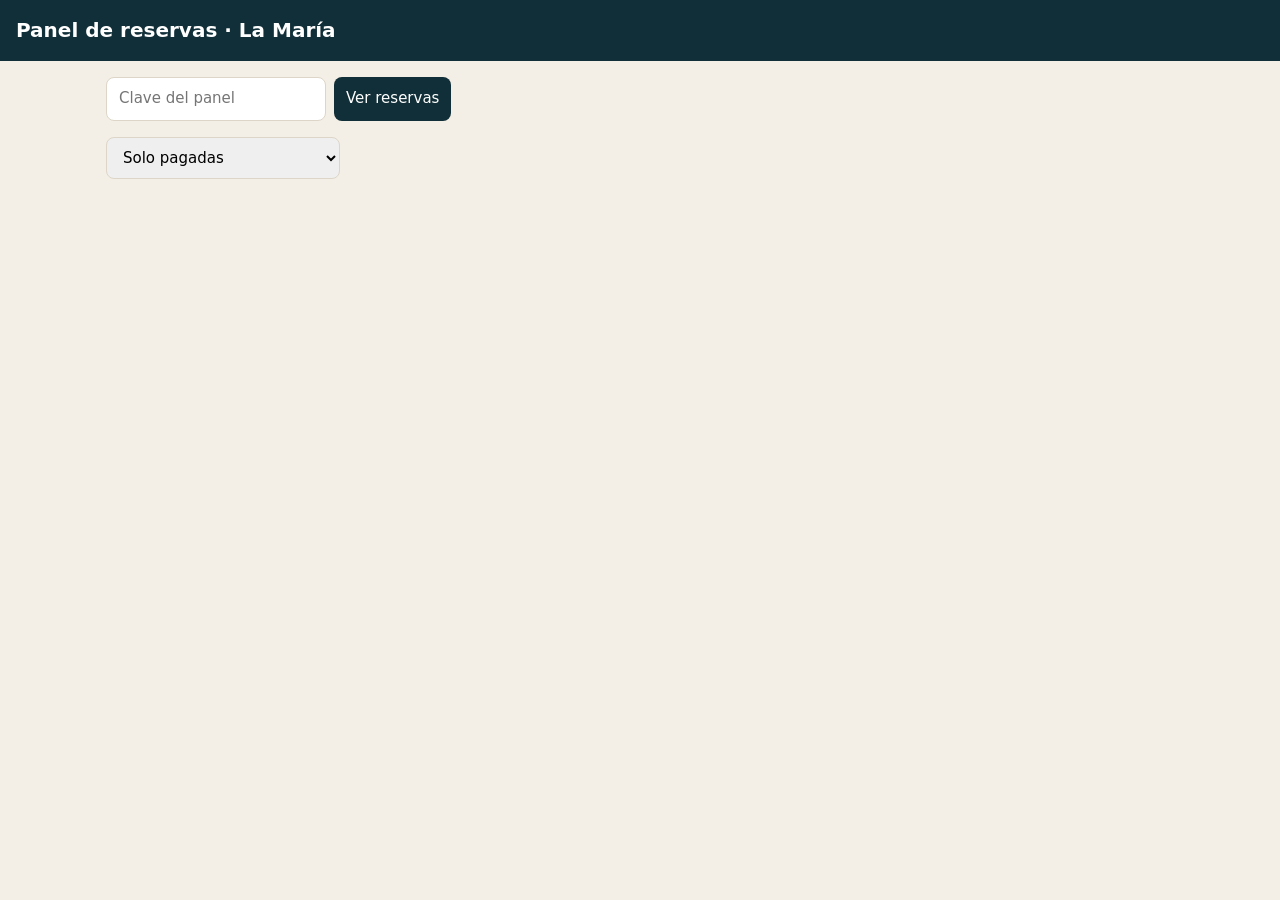
<file: public/admin.html>
<!doctype html>
<html lang="es">
<head>
<meta charset="utf-8">
<meta name="viewport" content="width=device-width, initial-scale=1">
<title>Panel de reservas · La María</title>
<meta name="robots" content="noindex, nofollow">
<link rel="icon" type="image/png" href="img/favicon.png">
<style>
  :root { --verde: #112F38; --arena: #F4EFE6; --borde: #DDD5C7; --texto: #1d1d1b; }
  * { box-sizing: border-box; }
  body { margin: 0; font: 15px/1.45 system-ui, -apple-system, Segoe UI, sans-serif; background: var(--arena); color: var(--texto); }
  header { background: var(--verde); color: #fff; padding: 16px; }
  header h1 { margin: 0; font-size: 20px; }
  main { max-width: 1100px; margin: 0 auto; padding: 16px; }
  form, .filtros { display: flex; gap: 8px; flex-wrap: wrap; margin-bottom: 16px; }
  input, select, button { font: inherit; padding: 10px 12px; border: 1px solid var(--borde); border-radius: 8px; }
  button { background: var(--verde); color: #fff; border: 0; cursor: pointer; }
  .tarjeta { background: #fff; border: 1px solid var(--borde); border-radius: 12px; padding: 14px 16px; margin-bottom: 10px; }
  .tarjeta h2 { margin: 0 0 4px; font-size: 17px; }
  .fila { display: flex; flex-wrap: wrap; gap: 4px 18px; font-size: 14px; }
  .estado { display: inline-block; padding: 2px 10px; border-radius: 99px; font-size: 13px; font-weight: 600; }
  .confirmada { background: #DCF2E3; color: #145A2C; }
  .esperando_pago { background: #FFF2CC; color: #7A5600; }
  .rechazada, .vencida, .anulada, .revisar { background: #F6DADA; color: #7D1F1F; }
  .vacio, .error { padding: 20px; text-align: center; }
  .error { color: #7D1F1F; }
  a { color: var(--verde); }
</style>
</head>
<body>
<header><h1>Panel de reservas · La María</h1></header>
<main>
  <form id="entrar">
    <input type="password" id="clave" placeholder="Clave del panel" autocomplete="current-password" required>
    <button>Ver reservas</button>
  </form>
  <div class="filtros" id="filtros" hidden>
    <select id="filtro">
      <option value="pagadas">Solo pagadas</option>
      <option value="todas">Todas (incluye sin pagar)</option>
    </select>
  </div>
  <div id="lista"></div>
</main>
<script>
(function () {
  var datos = [];
  function pesos(n) { return '$' + Math.round(n || 0).toString().replace(/\B(?=(\d{3})+(?!\d))/g, '.'); }
  function esc(s) { return String(s == null ? '' : s).replace(/[&<>"]/g, function (c) { return { '&': '&amp;', '<': '&lt;', '>': '&gt;', '"': '&quot;' }[c]; }); }
  var NOMBRES = { confirmada: 'Pagada', esperando_pago: 'Esperando pago', rechazada: 'Pago rechazado', vencida: 'No pagó (vencida)', anulada: 'Pago anulado', revisar: 'Revisar: monto distinto' };

  function pintar() {
    var filtro = document.getElementById('filtro').value;
    var lista = datos.filter(function (r) { return filtro === 'todas' || r.estado === 'confirmada'; });
    if (!lista.length) { document.getElementById('lista').innerHTML = '<div class="vacio">Todavía no hay reservas aquí.</div>'; return; }
    document.getElementById('lista').innerHTML = lista.map(function (r) {
      var c = r.cliente || {};
      var cel = String(c.celular || '').replace(/\D/g, '');
      if (cel.length === 10) cel = '57' + cel;
      var que = r.tipo === 'actividad'
        ? esc(r.actividad) + ' · ' + esc(r.fecha) + ' · ' + esc(r.hora) + ' · ' + esc(r.personas) + ' personas' + (r.almuerzo ? ' · almuerzo ' + esc(r.almuerzo) : '')
        : 'Alojamiento · llega ' + esc(r.llegada) + ' · sale ' + esc(r.salida) + ' · ' + esc(r.huespedes) + ' huéspedes' + (r.mascotas ? ' · con mascota' : '');
      var pagado = r.tipo === 'actividad' ? r.pagado : r.anticipo;
      return '<div class="tarjeta"><h2>' + esc(c.nombre) + ' <span class="estado ' + esc(r.estado) + '">' + (NOMBRES[r.estado] || esc(r.estado)) + '</span></h2>' +
        '<div class="fila"><span>' + que + '</span></div>' +
        '<div class="fila"><span>Total ' + pesos(r.total) + '</span><span>Pagado ' + pesos(pagado) + '</span><span>Saldo ' + pesos(r.saldo) + '</span></div>' +
        '<div class="fila"><span>' + esc(c.tipoDocumento) + ' ' + esc(c.documento) + '</span><span>' + esc(c.email) + '</span>' +
        '<a target="_blank" rel="noopener" href="https://wa.me/' + cel + '">WhatsApp ' + esc(c.celular) + '</a></div>' +
        '<div class="fila"><span>Referencia ' + esc(r.referencia) + '</span><span>Cómo supo: ' + esc(r.comoSupo) + '</span><span>Creada ' + esc(new Date(r.creado).toLocaleString('es-CO')) + '</span></div>' +
        (r.comentarios ? '<div class="fila"><span>Comentarios: ' + esc(r.comentarios) + '</span></div>' : '') + '</div>';
    }).join('');
  }

  function cargar(clave) {
    document.getElementById('lista').innerHTML = '<div class="vacio">Cargando…</div>';
    fetch('/api/admin', { headers: { 'X-Clave': clave } })
      .then(function (r) { return r.json(); })
      .then(function (j) {
        if (!j.ok) throw new Error(j.error);
        try { sessionStorage.setItem('lamaria_admin', clave); } catch (e) {}
        datos = j.reservas;
        document.getElementById('entrar').hidden = true;
        document.getElementById('filtros').hidden = false;
        pintar();
      })
      .catch(function (e) { document.getElementById('lista').innerHTML = '<div class="error">' + esc(e.message || 'No se pudo cargar.') + '</div>'; });
  }

  document.getElementById('entrar').addEventListener('submit', function (ev) { ev.preventDefault(); cargar(document.getElementById('clave').value); });
  document.getElementById('filtro').addEventListener('change', pintar);
  try { var guardada = sessionStorage.getItem('lamaria_admin'); if (guardada) cargar(guardada); } catch (e) {}
})();
</script>
</body>
</html>
</file>
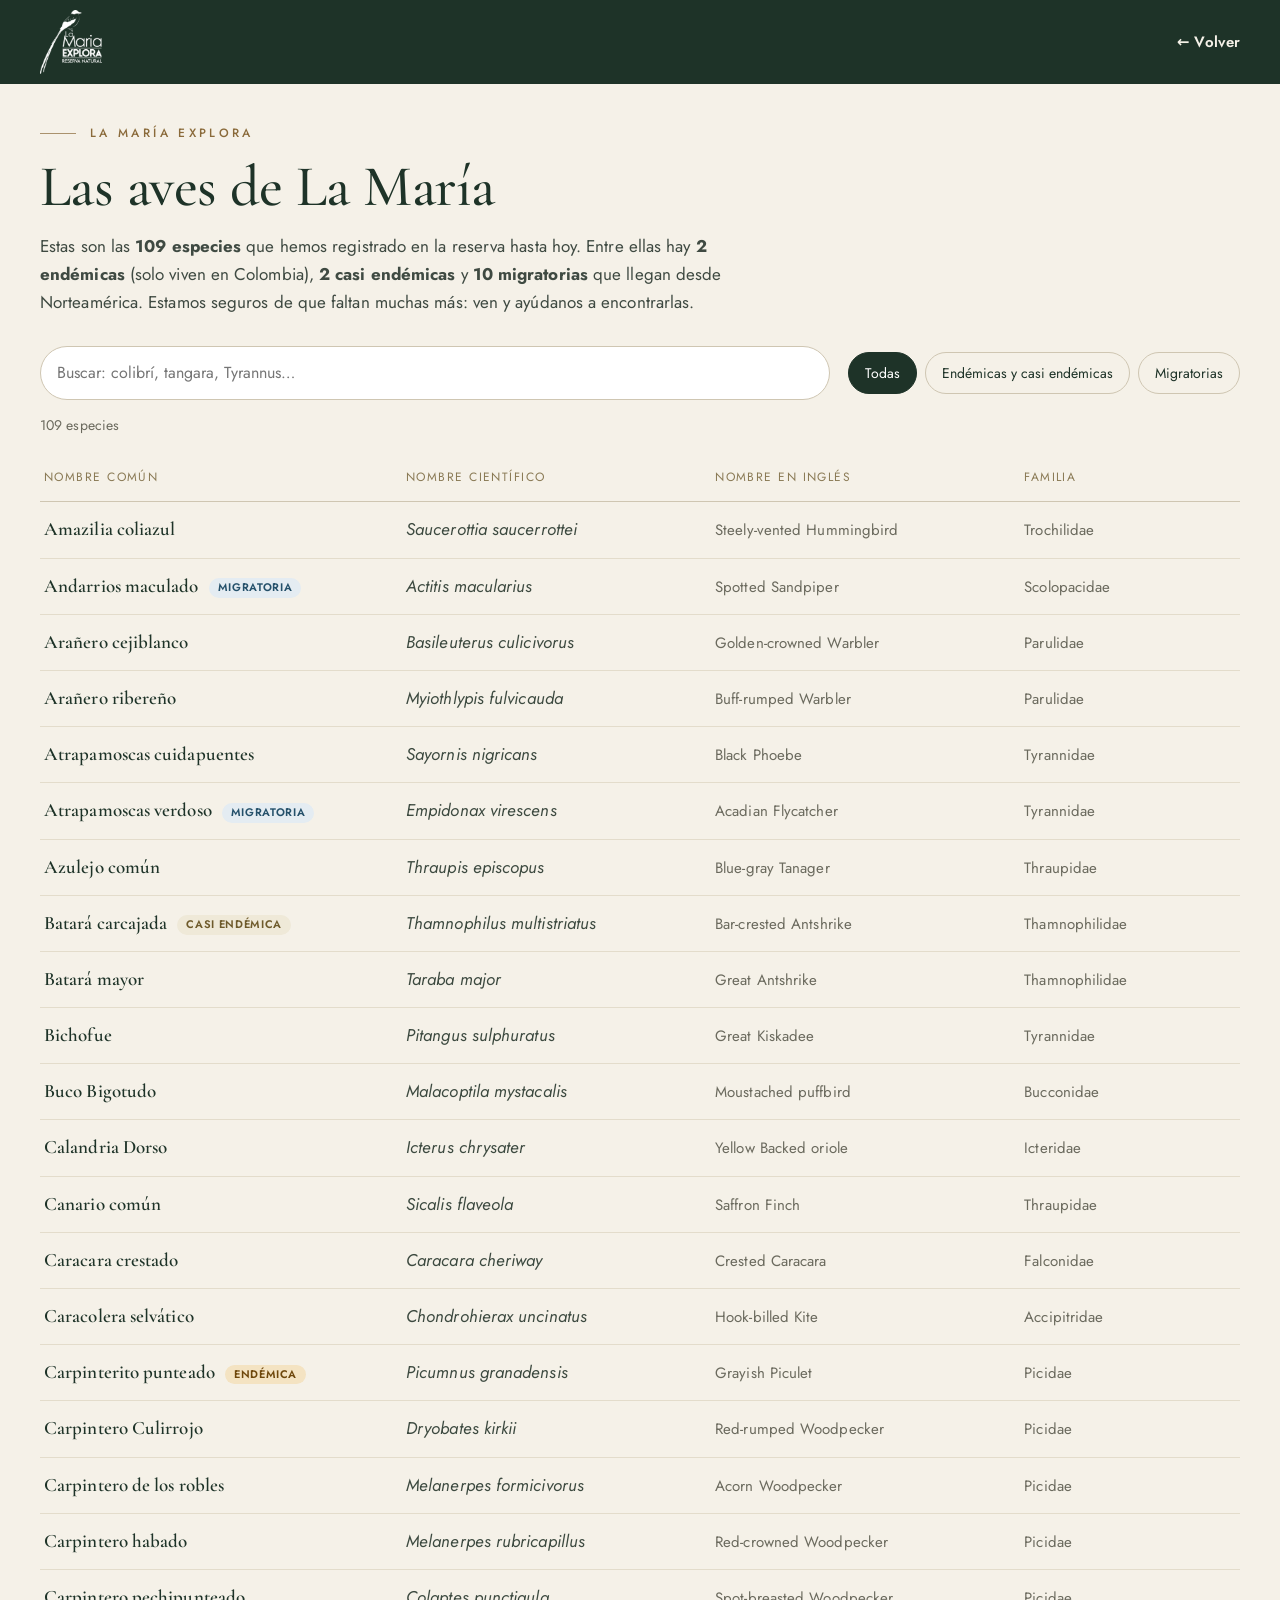
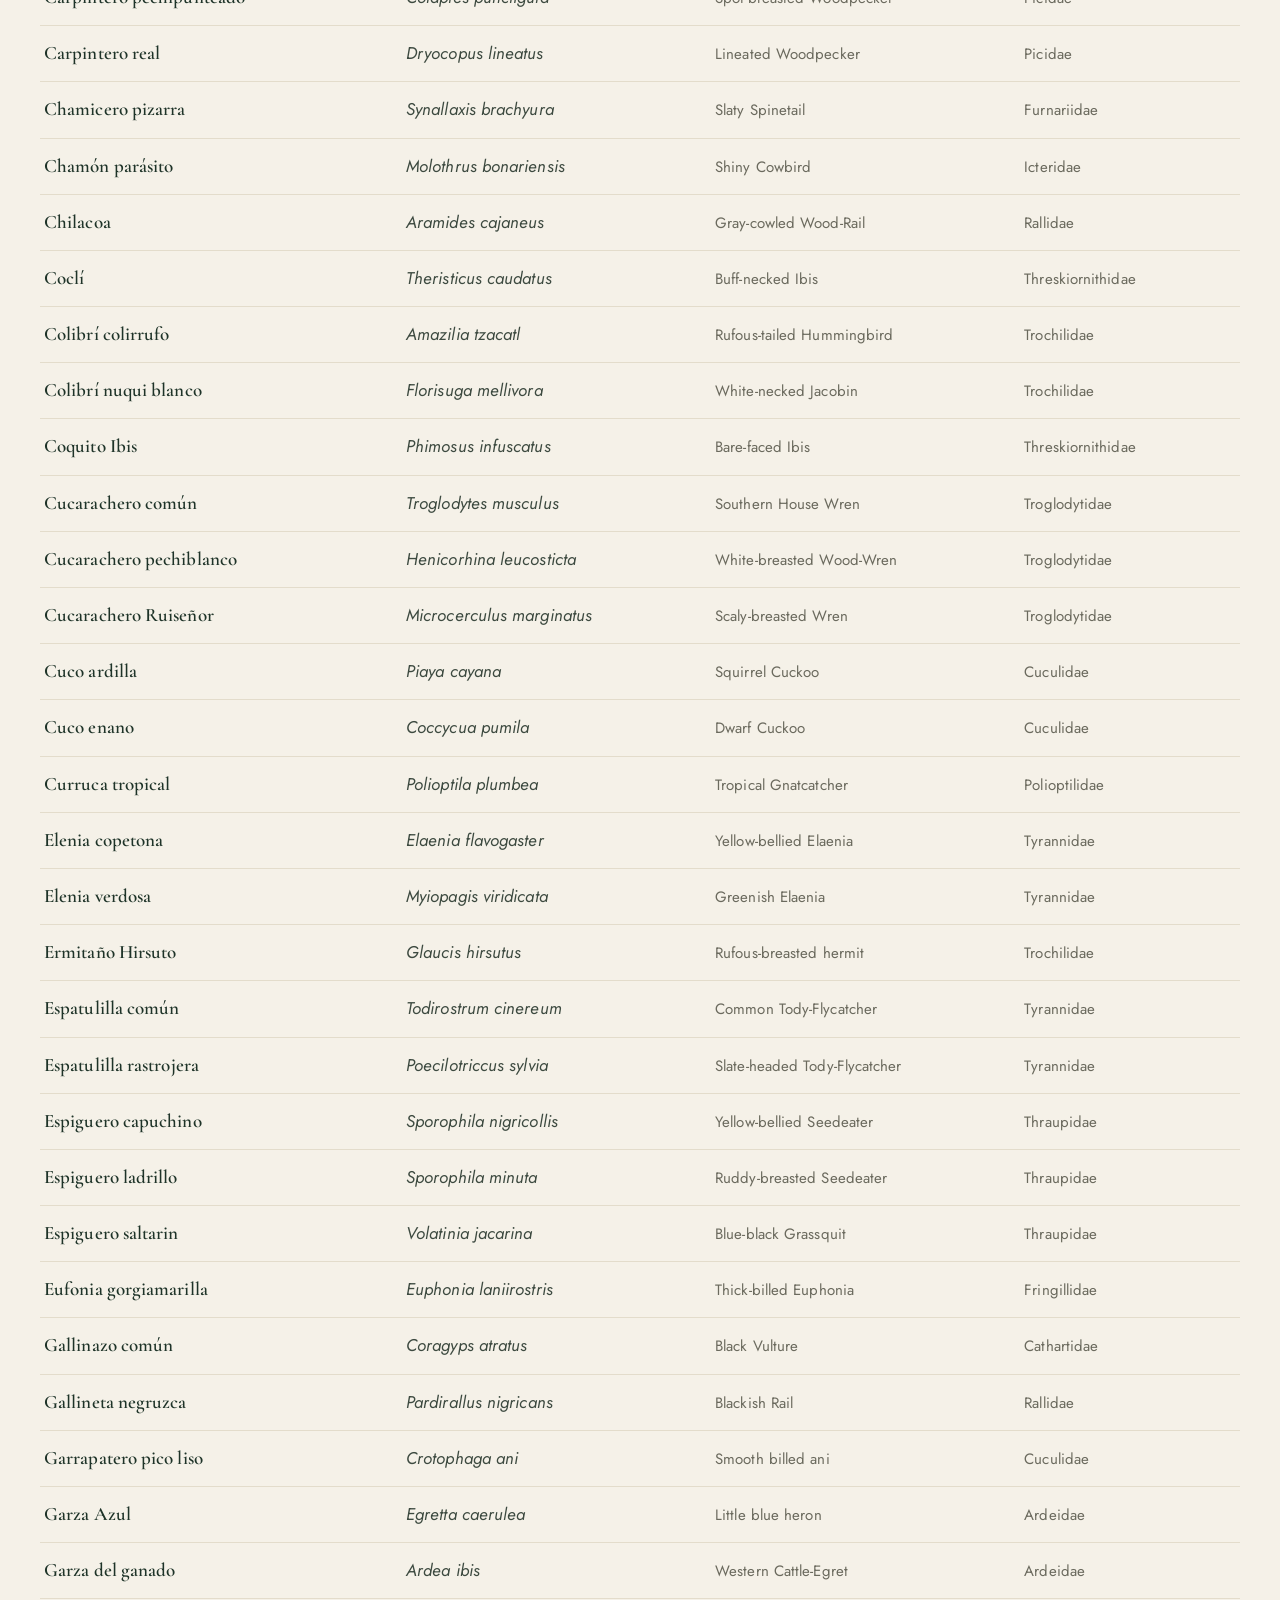
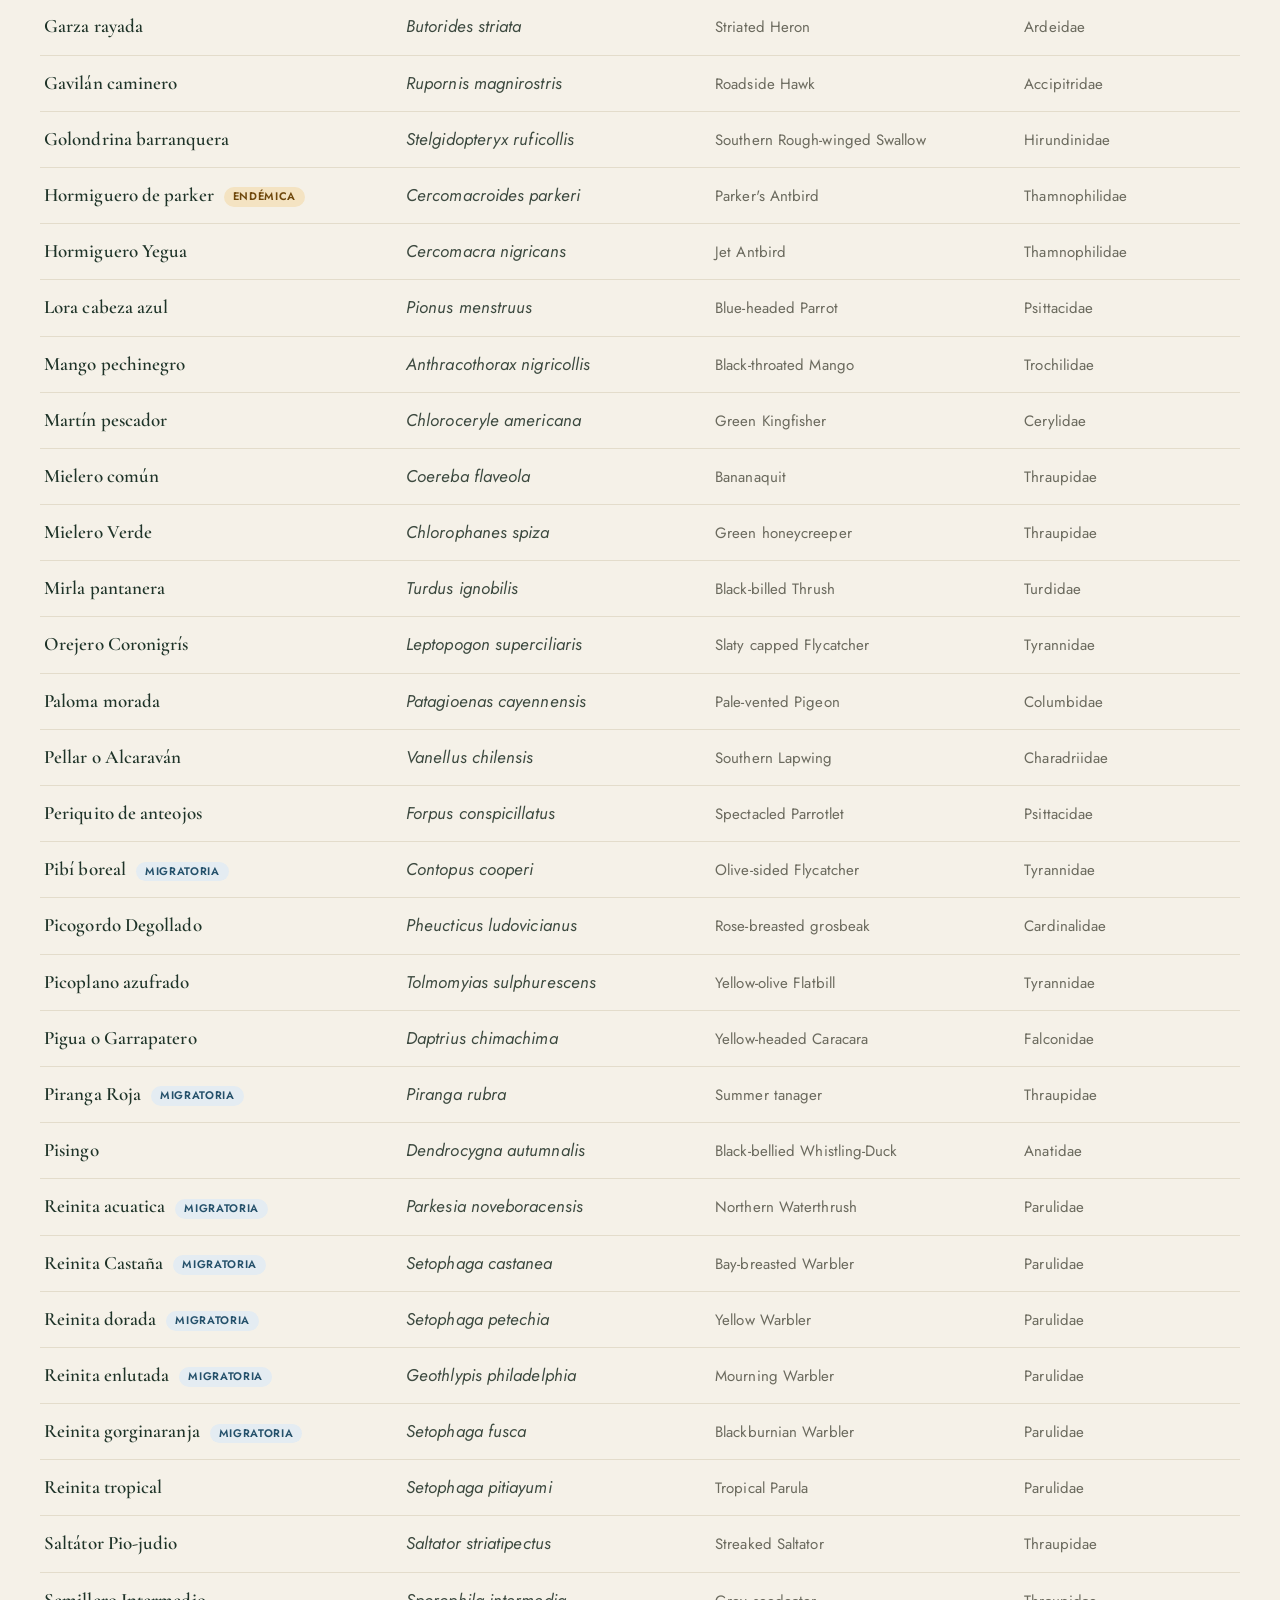
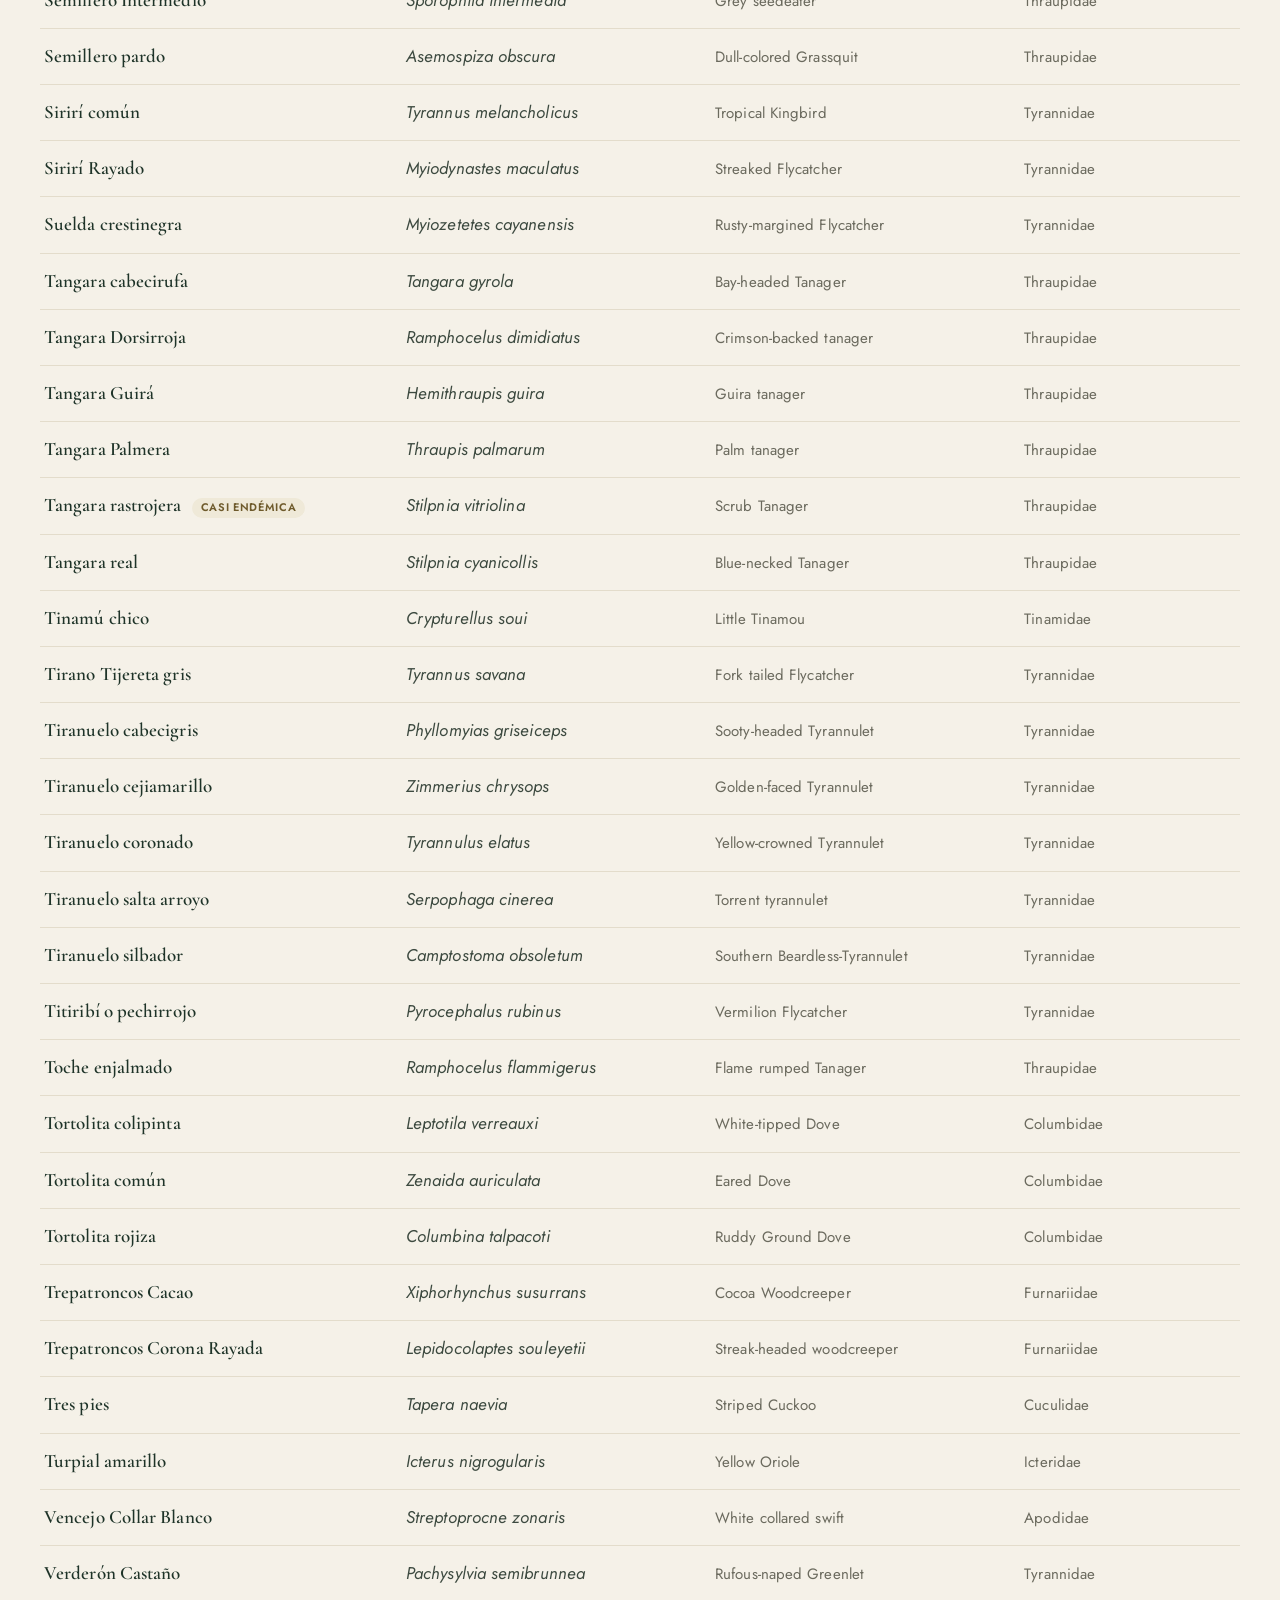
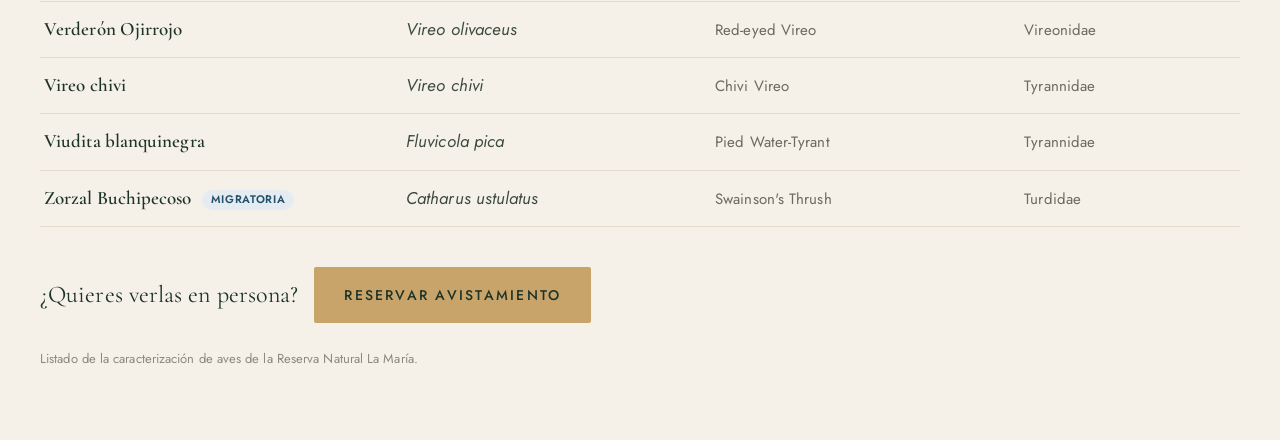
<file: public/aves.html>
<!doctype html>
<html lang="es">
<head>
<meta charset="utf-8">
<meta name="viewport" content="width=device-width, initial-scale=1">
<title>Listado de aves · Reserva Natural La María</title>
<meta name="description" content="Listado de las aves registradas en la Reserva Natural La María (El Caimo, Armenia, Quindío): nombre común, nombre científico y nombre en inglés.">
<meta name="theme-color" content="#1E3328">
<link rel="icon" type="image/png" href="img/favicon.png">
<link rel="preconnect" href="https://fonts.googleapis.com">
<link rel="preconnect" href="https://fonts.gstatic.com" crossorigin>
<link href="https://fonts.googleapis.com/css2?family=Cormorant+Garamond:ital,wght@0,400;0,500;0,600;1,400&family=Jost:wght@300;400;500;600&display=swap" rel="stylesheet">
<link rel="stylesheet" href="estilos.css">
<link rel="stylesheet" href="reservas.css">
<link rel="stylesheet" href="aves.css">
</head>
<body class="pagina-reserva pagina-aves">

<header class="barra">
  <div class="contenedor">
    <a class="logo" href="index.html"><img src="img/logos/explora-blanco.png" alt="La María · Reserva Natural"></a>
    <a class="volver" href="index.html#experiencias">← Volver</a>
  </div>
</header>

<main class="contenedor listado-aves">
  <p class="eyebrow">La María Explora</p>
  <h1 class="h2">Las aves de La María</h1>
  <p class="texto intro">Estas son las <strong>109 especies</strong> que hemos registrado en la reserva hasta hoy. Entre ellas hay <strong>2 endémicas</strong> (solo viven en Colombia), <strong>2 casi endémicas</strong> y <strong>10 migratorias</strong> que llegan desde Norteamérica. Estamos seguros de que faltan muchas más: ven y ayúdanos a encontrarlas.</p>

  <div class="filtros-aves">
    <label class="buscar-ave"><span class="sr">Buscar un ave</span><input type="search" id="buscar" placeholder="Buscar: colibrí, tangara, Tyrannus…" autocomplete="off"></label>
    <div class="chips" role="group" aria-label="Filtrar">
      <button type="button" class="chip activo" data-filtro="">Todas</button>
      <button type="button" class="chip" data-filtro="end">Endémicas y casi endémicas</button>
      <button type="button" class="chip" data-filtro="mig">Migratorias</button>
    </div>
    <p class="conteo" id="conteo" aria-live="polite">109 especies</p>
  </div>

  <div class="tabla-aves">
    <div class="ave-fila ave-encabezado" aria-hidden="true"><div>Nombre común</div><div>Nombre científico</div><div>Nombre en inglés</div><div>Familia</div></div>
    <ul id="lista-aves">
      <li class="ave-fila" data-tipo=""><div class="ave-es">Amazilia coliazul </div><div class="ave-cien"><i>Saucerottia saucerrottei</i></div><div class="ave-en">Steely-vented Hummingbird</div><div class="ave-fam">Trochilidae</div></li>
      <li class="ave-fila" data-tipo="mig"><div class="ave-es">Andarrios maculado <span class="etq etq-mig">Migratoria</span></div><div class="ave-cien"><i>Actitis macularius</i></div><div class="ave-en">Spotted Sandpiper</div><div class="ave-fam">Scolopacidae</div></li>
      <li class="ave-fila" data-tipo=""><div class="ave-es">Arañero cejiblanco </div><div class="ave-cien"><i>Basileuterus culicivorus</i></div><div class="ave-en">Golden-crowned Warbler</div><div class="ave-fam">Parulidae</div></li>
      <li class="ave-fila" data-tipo=""><div class="ave-es">Arañero ribereño </div><div class="ave-cien"><i>Myiothlypis fulvicauda</i></div><div class="ave-en">Buff-rumped Warbler</div><div class="ave-fam">Parulidae</div></li>
      <li class="ave-fila" data-tipo=""><div class="ave-es">Atrapamoscas cuidapuentes </div><div class="ave-cien"><i>Sayornis nigricans</i></div><div class="ave-en">Black Phoebe</div><div class="ave-fam">Tyrannidae</div></li>
      <li class="ave-fila" data-tipo="mig"><div class="ave-es">Atrapamoscas verdoso <span class="etq etq-mig">Migratoria</span></div><div class="ave-cien"><i>Empidonax virescens</i></div><div class="ave-en">Acadian Flycatcher</div><div class="ave-fam">Tyrannidae</div></li>
      <li class="ave-fila" data-tipo=""><div class="ave-es">Azulejo común </div><div class="ave-cien"><i>Thraupis episcopus</i></div><div class="ave-en">Blue-gray Tanager</div><div class="ave-fam">Thraupidae</div></li>
      <li class="ave-fila" data-tipo="casi"><div class="ave-es">Batará carcajada <span class="etq etq-casi">Casi endémica</span></div><div class="ave-cien"><i>Thamnophilus multistriatus</i></div><div class="ave-en">Bar-crested Antshrike</div><div class="ave-fam">Thamnophilidae</div></li>
      <li class="ave-fila" data-tipo=""><div class="ave-es">Batará mayor </div><div class="ave-cien"><i>Taraba major</i></div><div class="ave-en">Great Antshrike</div><div class="ave-fam">Thamnophilidae</div></li>
      <li class="ave-fila" data-tipo=""><div class="ave-es">Bichofue </div><div class="ave-cien"><i>Pitangus sulphuratus</i></div><div class="ave-en">Great Kiskadee</div><div class="ave-fam">Tyrannidae</div></li>
      <li class="ave-fila" data-tipo=""><div class="ave-es">Buco Bigotudo </div><div class="ave-cien"><i>Malacoptila mystacalis</i></div><div class="ave-en">Moustached puffbird</div><div class="ave-fam">Bucconidae</div></li>
      <li class="ave-fila" data-tipo=""><div class="ave-es">Calandria Dorso </div><div class="ave-cien"><i>Icterus chrysater</i></div><div class="ave-en">Yellow Backed oriole</div><div class="ave-fam">Icteridae</div></li>
      <li class="ave-fila" data-tipo=""><div class="ave-es">Canario común </div><div class="ave-cien"><i>Sicalis flaveola</i></div><div class="ave-en">Saffron Finch</div><div class="ave-fam">Thraupidae</div></li>
      <li class="ave-fila" data-tipo=""><div class="ave-es">Caracara crestado </div><div class="ave-cien"><i>Caracara cheriway</i></div><div class="ave-en">Crested Caracara</div><div class="ave-fam">Falconidae</div></li>
      <li class="ave-fila" data-tipo=""><div class="ave-es">Caracolera selvático </div><div class="ave-cien"><i>Chondrohierax uncinatus</i></div><div class="ave-en">Hook-billed Kite</div><div class="ave-fam">Accipitridae</div></li>
      <li class="ave-fila" data-tipo="end"><div class="ave-es">Carpinterito punteado <span class="etq etq-end">Endémica</span></div><div class="ave-cien"><i>Picumnus granadensis</i></div><div class="ave-en">Grayish Piculet</div><div class="ave-fam">Picidae</div></li>
      <li class="ave-fila" data-tipo=""><div class="ave-es">Carpintero Culirrojo </div><div class="ave-cien"><i>Dryobates kirkii</i></div><div class="ave-en">Red-rumped Woodpecker</div><div class="ave-fam">Picidae</div></li>
      <li class="ave-fila" data-tipo=""><div class="ave-es">Carpintero de los robles </div><div class="ave-cien"><i>Melanerpes formicivorus</i></div><div class="ave-en">Acorn Woodpecker</div><div class="ave-fam">Picidae</div></li>
      <li class="ave-fila" data-tipo=""><div class="ave-es">Carpintero habado </div><div class="ave-cien"><i>Melanerpes rubricapillus</i></div><div class="ave-en">Red-crowned Woodpecker</div><div class="ave-fam">Picidae</div></li>
      <li class="ave-fila" data-tipo=""><div class="ave-es">Carpintero pechipunteado </div><div class="ave-cien"><i>Colaptes punctigula</i></div><div class="ave-en">Spot-breasted Woodpecker</div><div class="ave-fam">Picidae</div></li>
      <li class="ave-fila" data-tipo=""><div class="ave-es">Carpintero real </div><div class="ave-cien"><i>Dryocopus lineatus</i></div><div class="ave-en">Lineated Woodpecker</div><div class="ave-fam">Picidae</div></li>
      <li class="ave-fila" data-tipo=""><div class="ave-es">Chamicero pizarra </div><div class="ave-cien"><i>Synallaxis brachyura</i></div><div class="ave-en">Slaty Spinetail</div><div class="ave-fam">Furnariidae</div></li>
      <li class="ave-fila" data-tipo=""><div class="ave-es">Chamón parásito </div><div class="ave-cien"><i>Molothrus bonariensis</i></div><div class="ave-en">Shiny Cowbird</div><div class="ave-fam">Icteridae</div></li>
      <li class="ave-fila" data-tipo=""><div class="ave-es">Chilacoa </div><div class="ave-cien"><i>Aramides cajaneus</i></div><div class="ave-en">Gray-cowled Wood-Rail</div><div class="ave-fam">Rallidae</div></li>
      <li class="ave-fila" data-tipo=""><div class="ave-es">Coclí </div><div class="ave-cien"><i>Theristicus caudatus</i></div><div class="ave-en">Buff-necked Ibis</div><div class="ave-fam">Threskiornithidae</div></li>
      <li class="ave-fila" data-tipo=""><div class="ave-es">Colibrí colirrufo </div><div class="ave-cien"><i>Amazilia tzacatl</i></div><div class="ave-en">Rufous-tailed Hummingbird</div><div class="ave-fam">Trochilidae</div></li>
      <li class="ave-fila" data-tipo=""><div class="ave-es">Colibrí nuqui blanco </div><div class="ave-cien"><i>Florisuga mellivora</i></div><div class="ave-en">White-necked Jacobin</div><div class="ave-fam">Trochilidae</div></li>
      <li class="ave-fila" data-tipo=""><div class="ave-es">Coquito Ibis </div><div class="ave-cien"><i>Phimosus infuscatus</i></div><div class="ave-en">Bare-faced Ibis</div><div class="ave-fam">Threskiornithidae</div></li>
      <li class="ave-fila" data-tipo=""><div class="ave-es">Cucarachero común </div><div class="ave-cien"><i>Troglodytes musculus</i></div><div class="ave-en">Southern House Wren</div><div class="ave-fam">Troglodytidae</div></li>
      <li class="ave-fila" data-tipo=""><div class="ave-es">Cucarachero pechiblanco </div><div class="ave-cien"><i>Henicorhina leucosticta</i></div><div class="ave-en">White-breasted Wood-Wren</div><div class="ave-fam">Troglodytidae</div></li>
      <li class="ave-fila" data-tipo=""><div class="ave-es">Cucarachero Ruiseñor </div><div class="ave-cien"><i>Microcerculus marginatus</i></div><div class="ave-en">Scaly-breasted Wren</div><div class="ave-fam">Troglodytidae</div></li>
      <li class="ave-fila" data-tipo=""><div class="ave-es">Cuco ardilla </div><div class="ave-cien"><i>Piaya cayana</i></div><div class="ave-en">Squirrel Cuckoo</div><div class="ave-fam">Cuculidae</div></li>
      <li class="ave-fila" data-tipo=""><div class="ave-es">Cuco enano </div><div class="ave-cien"><i>Coccycua pumila</i></div><div class="ave-en">Dwarf Cuckoo</div><div class="ave-fam">Cuculidae</div></li>
      <li class="ave-fila" data-tipo=""><div class="ave-es">Curruca tropical </div><div class="ave-cien"><i>Polioptila plumbea</i></div><div class="ave-en">Tropical Gnatcatcher</div><div class="ave-fam">Polioptilidae</div></li>
      <li class="ave-fila" data-tipo=""><div class="ave-es">Elenia copetona </div><div class="ave-cien"><i>Elaenia flavogaster</i></div><div class="ave-en">Yellow-bellied Elaenia</div><div class="ave-fam">Tyrannidae</div></li>
      <li class="ave-fila" data-tipo=""><div class="ave-es">Elenia verdosa </div><div class="ave-cien"><i>Myiopagis viridicata</i></div><div class="ave-en">Greenish Elaenia</div><div class="ave-fam">Tyrannidae</div></li>
      <li class="ave-fila" data-tipo=""><div class="ave-es">Ermitaño Hirsuto </div><div class="ave-cien"><i>Glaucis hirsutus</i></div><div class="ave-en">Rufous-breasted hermit</div><div class="ave-fam">Trochilidae</div></li>
      <li class="ave-fila" data-tipo=""><div class="ave-es">Espatulilla común </div><div class="ave-cien"><i>Todirostrum cinereum</i></div><div class="ave-en">Common Tody-Flycatcher</div><div class="ave-fam">Tyrannidae</div></li>
      <li class="ave-fila" data-tipo=""><div class="ave-es">Espatulilla rastrojera </div><div class="ave-cien"><i>Poecilotriccus sylvia</i></div><div class="ave-en">Slate-headed Tody-Flycatcher</div><div class="ave-fam">Tyrannidae</div></li>
      <li class="ave-fila" data-tipo=""><div class="ave-es">Espiguero capuchino </div><div class="ave-cien"><i>Sporophila nigricollis</i></div><div class="ave-en">Yellow-bellied Seedeater</div><div class="ave-fam">Thraupidae</div></li>
      <li class="ave-fila" data-tipo=""><div class="ave-es">Espiguero ladrillo </div><div class="ave-cien"><i>Sporophila minuta</i></div><div class="ave-en">Ruddy-breasted Seedeater</div><div class="ave-fam">Thraupidae</div></li>
      <li class="ave-fila" data-tipo=""><div class="ave-es">Espiguero saltarin </div><div class="ave-cien"><i>Volatinia jacarina</i></div><div class="ave-en">Blue-black Grassquit</div><div class="ave-fam">Thraupidae</div></li>
      <li class="ave-fila" data-tipo=""><div class="ave-es">Eufonia gorgiamarilla </div><div class="ave-cien"><i>Euphonia laniirostris</i></div><div class="ave-en">Thick-billed Euphonia</div><div class="ave-fam">Fringillidae</div></li>
      <li class="ave-fila" data-tipo=""><div class="ave-es">Gallinazo común </div><div class="ave-cien"><i>Coragyps atratus</i></div><div class="ave-en">Black Vulture</div><div class="ave-fam">Cathartidae</div></li>
      <li class="ave-fila" data-tipo=""><div class="ave-es">Gallineta negruzca </div><div class="ave-cien"><i>Pardirallus nigricans</i></div><div class="ave-en">Blackish Rail</div><div class="ave-fam">Rallidae</div></li>
      <li class="ave-fila" data-tipo=""><div class="ave-es">Garrapatero pico liso </div><div class="ave-cien"><i>Crotophaga ani</i></div><div class="ave-en">Smooth billed ani</div><div class="ave-fam">Cuculidae</div></li>
      <li class="ave-fila" data-tipo=""><div class="ave-es">Garza Azul </div><div class="ave-cien"><i>Egretta caerulea</i></div><div class="ave-en">Little blue heron</div><div class="ave-fam">Ardeidae</div></li>
      <li class="ave-fila" data-tipo=""><div class="ave-es">Garza del ganado </div><div class="ave-cien"><i>Ardea ibis</i></div><div class="ave-en">Western Cattle-Egret</div><div class="ave-fam">Ardeidae</div></li>
      <li class="ave-fila" data-tipo=""><div class="ave-es">Garza rayada </div><div class="ave-cien"><i>Butorides striata</i></div><div class="ave-en">Striated Heron</div><div class="ave-fam">Ardeidae</div></li>
      <li class="ave-fila" data-tipo=""><div class="ave-es">Gavilán caminero </div><div class="ave-cien"><i>Rupornis magnirostris</i></div><div class="ave-en">Roadside Hawk</div><div class="ave-fam">Accipitridae</div></li>
      <li class="ave-fila" data-tipo=""><div class="ave-es">Golondrina barranquera </div><div class="ave-cien"><i>Stelgidopteryx ruficollis</i></div><div class="ave-en">Southern Rough-winged Swallow</div><div class="ave-fam">Hirundinidae</div></li>
      <li class="ave-fila" data-tipo="end"><div class="ave-es">Hormiguero de parker <span class="etq etq-end">Endémica</span></div><div class="ave-cien"><i>Cercomacroides parkeri</i></div><div class="ave-en">Parker&#x27;s Antbird</div><div class="ave-fam">Thamnophilidae</div></li>
      <li class="ave-fila" data-tipo=""><div class="ave-es">Hormiguero Yegua </div><div class="ave-cien"><i>Cercomacra nigricans</i></div><div class="ave-en">Jet Antbird</div><div class="ave-fam">Thamnophilidae</div></li>
      <li class="ave-fila" data-tipo=""><div class="ave-es">Lora cabeza azul </div><div class="ave-cien"><i>Pionus menstruus</i></div><div class="ave-en">Blue-headed Parrot</div><div class="ave-fam">Psittacidae</div></li>
      <li class="ave-fila" data-tipo=""><div class="ave-es">Mango pechinegro </div><div class="ave-cien"><i>Anthracothorax nigricollis</i></div><div class="ave-en">Black-throated Mango</div><div class="ave-fam">Trochilidae</div></li>
      <li class="ave-fila" data-tipo=""><div class="ave-es">Martín pescador </div><div class="ave-cien"><i>Chloroceryle americana</i></div><div class="ave-en">Green Kingfisher</div><div class="ave-fam">Cerylidae</div></li>
      <li class="ave-fila" data-tipo=""><div class="ave-es">Mielero común </div><div class="ave-cien"><i>Coereba flaveola</i></div><div class="ave-en">Bananaquit</div><div class="ave-fam">Thraupidae</div></li>
      <li class="ave-fila" data-tipo=""><div class="ave-es">Mielero Verde </div><div class="ave-cien"><i>Chlorophanes spiza</i></div><div class="ave-en">Green honeycreeper</div><div class="ave-fam">Thraupidae</div></li>
      <li class="ave-fila" data-tipo=""><div class="ave-es">Mirla pantanera </div><div class="ave-cien"><i>Turdus ignobilis</i></div><div class="ave-en">Black-billed Thrush</div><div class="ave-fam">Turdidae</div></li>
      <li class="ave-fila" data-tipo=""><div class="ave-es">Orejero Coronigrís </div><div class="ave-cien"><i>Leptopogon superciliaris</i></div><div class="ave-en">Slaty capped Flycatcher</div><div class="ave-fam">Tyrannidae</div></li>
      <li class="ave-fila" data-tipo=""><div class="ave-es">Paloma morada </div><div class="ave-cien"><i>Patagioenas cayennensis</i></div><div class="ave-en">Pale-vented Pigeon</div><div class="ave-fam">Columbidae</div></li>
      <li class="ave-fila" data-tipo=""><div class="ave-es">Pellar o Alcaraván </div><div class="ave-cien"><i>Vanellus chilensis</i></div><div class="ave-en">Southern Lapwing</div><div class="ave-fam">Charadriidae</div></li>
      <li class="ave-fila" data-tipo=""><div class="ave-es">Periquito de anteojos </div><div class="ave-cien"><i>Forpus conspicillatus</i></div><div class="ave-en">Spectacled Parrotlet</div><div class="ave-fam">Psittacidae</div></li>
      <li class="ave-fila" data-tipo="mig"><div class="ave-es">Pibí boreal <span class="etq etq-mig">Migratoria</span></div><div class="ave-cien"><i>Contopus cooperi</i></div><div class="ave-en">Olive-sided Flycatcher</div><div class="ave-fam">Tyrannidae</div></li>
      <li class="ave-fila" data-tipo=""><div class="ave-es">Picogordo Degollado </div><div class="ave-cien"><i>Pheucticus ludovicianus</i></div><div class="ave-en">Rose-breasted grosbeak</div><div class="ave-fam">Cardinalidae</div></li>
      <li class="ave-fila" data-tipo=""><div class="ave-es">Picoplano azufrado </div><div class="ave-cien"><i>Tolmomyias sulphurescens</i></div><div class="ave-en">Yellow-olive Flatbill</div><div class="ave-fam">Tyrannidae</div></li>
      <li class="ave-fila" data-tipo=""><div class="ave-es">Pigua o Garrapatero </div><div class="ave-cien"><i>Daptrius chimachima</i></div><div class="ave-en">Yellow-headed Caracara</div><div class="ave-fam">Falconidae</div></li>
      <li class="ave-fila" data-tipo="mig"><div class="ave-es">Piranga Roja <span class="etq etq-mig">Migratoria</span></div><div class="ave-cien"><i>Piranga rubra</i></div><div class="ave-en">Summer tanager</div><div class="ave-fam">Thraupidae</div></li>
      <li class="ave-fila" data-tipo=""><div class="ave-es">Pisingo </div><div class="ave-cien"><i>Dendrocygna autumnalis</i></div><div class="ave-en">Black-bellied Whistling-Duck</div><div class="ave-fam">Anatidae</div></li>
      <li class="ave-fila" data-tipo="mig"><div class="ave-es">Reinita acuatica <span class="etq etq-mig">Migratoria</span></div><div class="ave-cien"><i>Parkesia noveboracensis</i></div><div class="ave-en">Northern Waterthrush</div><div class="ave-fam">Parulidae</div></li>
      <li class="ave-fila" data-tipo="mig"><div class="ave-es">Reinita Castaña <span class="etq etq-mig">Migratoria</span></div><div class="ave-cien"><i>Setophaga castanea</i></div><div class="ave-en">Bay-breasted Warbler</div><div class="ave-fam">Parulidae</div></li>
      <li class="ave-fila" data-tipo="mig"><div class="ave-es">Reinita dorada <span class="etq etq-mig">Migratoria</span></div><div class="ave-cien"><i>Setophaga petechia</i></div><div class="ave-en">Yellow Warbler</div><div class="ave-fam">Parulidae</div></li>
      <li class="ave-fila" data-tipo="mig"><div class="ave-es">Reinita enlutada <span class="etq etq-mig">Migratoria</span></div><div class="ave-cien"><i>Geothlypis philadelphia</i></div><div class="ave-en">Mourning Warbler</div><div class="ave-fam">Parulidae</div></li>
      <li class="ave-fila" data-tipo="mig"><div class="ave-es">Reinita gorginaranja <span class="etq etq-mig">Migratoria</span></div><div class="ave-cien"><i>Setophaga fusca</i></div><div class="ave-en">Blackburnian Warbler</div><div class="ave-fam">Parulidae</div></li>
      <li class="ave-fila" data-tipo=""><div class="ave-es">Reinita tropical </div><div class="ave-cien"><i>Setophaga pitiayumi</i></div><div class="ave-en">Tropical Parula</div><div class="ave-fam">Parulidae</div></li>
      <li class="ave-fila" data-tipo=""><div class="ave-es">Saltátor Pio-judio </div><div class="ave-cien"><i>Saltator striatipectus</i></div><div class="ave-en">Streaked Saltator</div><div class="ave-fam">Thraupidae</div></li>
      <li class="ave-fila" data-tipo=""><div class="ave-es">Semillero Intermedio </div><div class="ave-cien"><i>Sporophila intermedia</i></div><div class="ave-en">Grey seedeater</div><div class="ave-fam">Thraupidae</div></li>
      <li class="ave-fila" data-tipo=""><div class="ave-es">Semillero pardo </div><div class="ave-cien"><i>Asemospiza obscura</i></div><div class="ave-en">Dull-colored Grassquit</div><div class="ave-fam">Thraupidae</div></li>
      <li class="ave-fila" data-tipo=""><div class="ave-es">Sirirí común </div><div class="ave-cien"><i>Tyrannus melancholicus</i></div><div class="ave-en">Tropical Kingbird</div><div class="ave-fam">Tyrannidae</div></li>
      <li class="ave-fila" data-tipo=""><div class="ave-es">Sirirí Rayado </div><div class="ave-cien"><i>Myiodynastes maculatus</i></div><div class="ave-en">Streaked Flycatcher</div><div class="ave-fam">Tyrannidae</div></li>
      <li class="ave-fila" data-tipo=""><div class="ave-es">Suelda crestinegra </div><div class="ave-cien"><i>Myiozetetes cayanensis</i></div><div class="ave-en">Rusty-margined Flycatcher</div><div class="ave-fam">Tyrannidae</div></li>
      <li class="ave-fila" data-tipo=""><div class="ave-es">Tangara cabecirufa </div><div class="ave-cien"><i>Tangara gyrola</i></div><div class="ave-en">Bay-headed Tanager</div><div class="ave-fam">Thraupidae</div></li>
      <li class="ave-fila" data-tipo=""><div class="ave-es">Tangara Dorsirroja </div><div class="ave-cien"><i>Ramphocelus dimidiatus</i></div><div class="ave-en">Crimson-backed tanager</div><div class="ave-fam">Thraupidae</div></li>
      <li class="ave-fila" data-tipo=""><div class="ave-es">Tangara Guirá </div><div class="ave-cien"><i>Hemithraupis guira</i></div><div class="ave-en">Guira tanager</div><div class="ave-fam">Thraupidae</div></li>
      <li class="ave-fila" data-tipo=""><div class="ave-es">Tangara Palmera </div><div class="ave-cien"><i>Thraupis palmarum</i></div><div class="ave-en">Palm tanager</div><div class="ave-fam">Thraupidae</div></li>
      <li class="ave-fila" data-tipo="casi"><div class="ave-es">Tangara rastrojera <span class="etq etq-casi">Casi endémica</span></div><div class="ave-cien"><i>Stilpnia vitriolina</i></div><div class="ave-en">Scrub Tanager</div><div class="ave-fam">Thraupidae</div></li>
      <li class="ave-fila" data-tipo=""><div class="ave-es">Tangara real </div><div class="ave-cien"><i>Stilpnia cyanicollis</i></div><div class="ave-en">Blue-necked Tanager</div><div class="ave-fam">Thraupidae</div></li>
      <li class="ave-fila" data-tipo=""><div class="ave-es">Tinamú chico </div><div class="ave-cien"><i>Crypturellus soui</i></div><div class="ave-en">Little Tinamou</div><div class="ave-fam">Tinamidae</div></li>
      <li class="ave-fila" data-tipo=""><div class="ave-es">Tirano Tijereta gris </div><div class="ave-cien"><i>Tyrannus savana</i></div><div class="ave-en">Fork tailed Flycatcher</div><div class="ave-fam">Tyrannidae</div></li>
      <li class="ave-fila" data-tipo=""><div class="ave-es">Tiranuelo cabecigris </div><div class="ave-cien"><i>Phyllomyias griseiceps</i></div><div class="ave-en">Sooty-headed Tyrannulet</div><div class="ave-fam">Tyrannidae</div></li>
      <li class="ave-fila" data-tipo=""><div class="ave-es">Tiranuelo cejiamarillo </div><div class="ave-cien"><i>Zimmerius chrysops</i></div><div class="ave-en">Golden-faced Tyrannulet</div><div class="ave-fam">Tyrannidae</div></li>
      <li class="ave-fila" data-tipo=""><div class="ave-es">Tiranuelo coronado </div><div class="ave-cien"><i>Tyrannulus elatus</i></div><div class="ave-en">Yellow-crowned Tyrannulet</div><div class="ave-fam">Tyrannidae</div></li>
      <li class="ave-fila" data-tipo=""><div class="ave-es">Tiranuelo salta arroyo </div><div class="ave-cien"><i>Serpophaga cinerea</i></div><div class="ave-en">Torrent tyrannulet</div><div class="ave-fam">Tyrannidae</div></li>
      <li class="ave-fila" data-tipo=""><div class="ave-es">Tiranuelo silbador </div><div class="ave-cien"><i>Camptostoma obsoletum</i></div><div class="ave-en">Southern Beardless-Tyrannulet</div><div class="ave-fam">Tyrannidae</div></li>
      <li class="ave-fila" data-tipo=""><div class="ave-es">Titiribí o pechirrojo </div><div class="ave-cien"><i>Pyrocephalus rubinus</i></div><div class="ave-en">Vermilion Flycatcher</div><div class="ave-fam">Tyrannidae</div></li>
      <li class="ave-fila" data-tipo=""><div class="ave-es">Toche enjalmado </div><div class="ave-cien"><i>Ramphocelus flammigerus</i></div><div class="ave-en">Flame rumped Tanager</div><div class="ave-fam">Thraupidae</div></li>
      <li class="ave-fila" data-tipo=""><div class="ave-es">Tortolita colipinta </div><div class="ave-cien"><i>Leptotila verreauxi</i></div><div class="ave-en">White-tipped Dove</div><div class="ave-fam">Columbidae</div></li>
      <li class="ave-fila" data-tipo=""><div class="ave-es">Tortolita común </div><div class="ave-cien"><i>Zenaida auriculata</i></div><div class="ave-en">Eared Dove</div><div class="ave-fam">Columbidae</div></li>
      <li class="ave-fila" data-tipo=""><div class="ave-es">Tortolita rojiza </div><div class="ave-cien"><i>Columbina talpacoti</i></div><div class="ave-en">Ruddy Ground Dove</div><div class="ave-fam">Columbidae</div></li>
      <li class="ave-fila" data-tipo=""><div class="ave-es">Trepatroncos Cacao </div><div class="ave-cien"><i>Xiphorhynchus susurrans</i></div><div class="ave-en">Cocoa Woodcreeper</div><div class="ave-fam">Furnariidae</div></li>
      <li class="ave-fila" data-tipo=""><div class="ave-es">Trepatroncos Corona Rayada </div><div class="ave-cien"><i>Lepidocolaptes souleyetii</i></div><div class="ave-en">Streak-headed woodcreeper</div><div class="ave-fam">Furnariidae</div></li>
      <li class="ave-fila" data-tipo=""><div class="ave-es">Tres pies </div><div class="ave-cien"><i>Tapera naevia</i></div><div class="ave-en">Striped Cuckoo</div><div class="ave-fam">Cuculidae</div></li>
      <li class="ave-fila" data-tipo=""><div class="ave-es">Turpial amarillo </div><div class="ave-cien"><i>Icterus nigrogularis</i></div><div class="ave-en">Yellow Oriole</div><div class="ave-fam">Icteridae</div></li>
      <li class="ave-fila" data-tipo=""><div class="ave-es">Vencejo Collar Blanco </div><div class="ave-cien"><i>Streptoprocne zonaris</i></div><div class="ave-en">White collared swift</div><div class="ave-fam">Apodidae</div></li>
      <li class="ave-fila" data-tipo=""><div class="ave-es">Verderón Castaño </div><div class="ave-cien"><i>Pachysylvia semibrunnea</i></div><div class="ave-en">Rufous-naped Greenlet</div><div class="ave-fam">Tyrannidae</div></li>
      <li class="ave-fila" data-tipo=""><div class="ave-es">Verderón Ojirrojo </div><div class="ave-cien"><i>Vireo olivaceus</i></div><div class="ave-en">Red-eyed Vireo</div><div class="ave-fam">Vireonidae</div></li>
      <li class="ave-fila" data-tipo=""><div class="ave-es">Vireo chivi </div><div class="ave-cien"><i>Vireo chivi</i></div><div class="ave-en">Chivi Vireo</div><div class="ave-fam">Tyrannidae</div></li>
      <li class="ave-fila" data-tipo=""><div class="ave-es">Viudita blanquinegra </div><div class="ave-cien"><i>Fluvicola pica</i></div><div class="ave-en">Pied Water-Tyrant</div><div class="ave-fam">Tyrannidae</div></li>
      <li class="ave-fila" data-tipo="mig"><div class="ave-es">Zorzal Buchipecoso <span class="etq etq-mig">Migratoria</span></div><div class="ave-cien"><i>Catharus ustulatus</i></div><div class="ave-en">Swainson&#x27;s Thrush</div><div class="ave-fam">Turdidae</div></li>
    </ul>
    <p class="sin-resultados" id="sin-resultados" hidden>No encontramos esa ave en el listado… ¿será la próxima que descubras aquí?</p>
  </div>

  <div class="cta-aves">
    <p>¿Quieres verlas en persona?</p>
    <a class="btn-reservar" href="reservar-aves.html">Reservar avistamiento</a>
  </div>
  <p class="credito-aves">Listado de la caracterización de aves de la Reserva Natural La María.</p>
</main>

<script>
(function () {
  var q = document.getElementById('buscar'), filtro = '', filas = [].slice.call(document.querySelectorAll('#lista-aves .ave-fila'));
  var norm = function (s) { return s.toLowerCase().normalize('NFD').replace(/[\u0300-\u036f]/g, ''); };
  filas.forEach(function (f) { f._t = norm(f.textContent); });
  function aplicar() {
    var t = norm(q.value.trim()), n = 0;
    filas.forEach(function (f) {
      var tipo = f.getAttribute('data-tipo');
      var okF = !filtro || (filtro === 'end' ? (tipo === 'end' || tipo === 'casi') : tipo === filtro);
      var ok = okF && (!t || f._t.indexOf(t) >= 0);
      f.hidden = !ok; if (ok) n++;
    });
    document.getElementById('conteo').textContent = n + (n === 1 ? ' especie' : ' especies');
    document.getElementById('sin-resultados').hidden = n > 0;
  }
  q.addEventListener('input', aplicar);
  document.querySelectorAll('.chip').forEach(function (b) {
    b.addEventListener('click', function () {
      document.querySelectorAll('.chip').forEach(function (x) { x.classList.remove('activo'); });
      b.classList.add('activo'); filtro = b.getAttribute('data-filtro'); aplicar();
    });
  });
})();
</script>
</body>
</html>
</file>
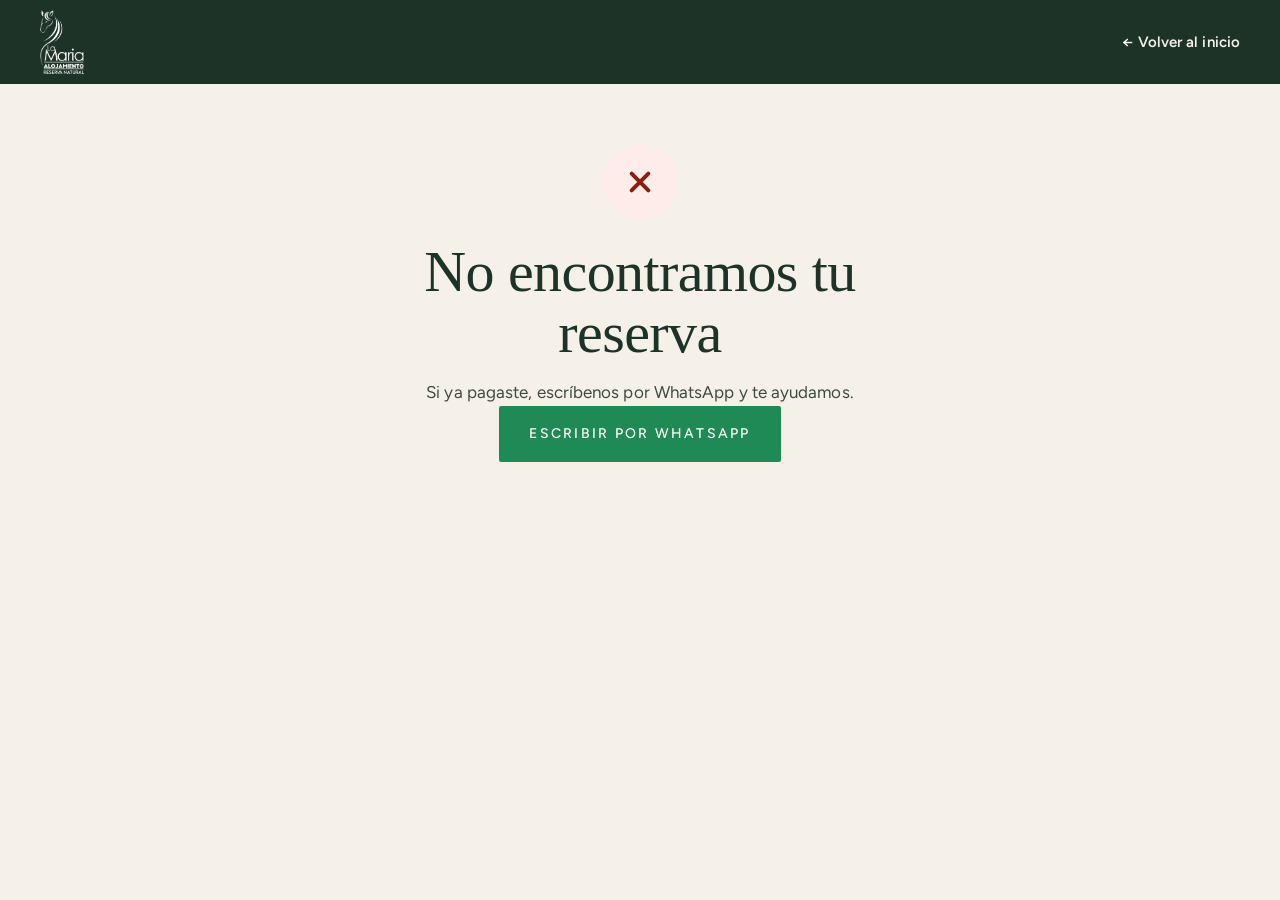
<file: public/confirmacion.html>
<!doctype html>
<html lang="es">
<head>
<meta charset="utf-8">
<meta name="viewport" content="width=device-width, initial-scale=1">
<title>Estado de tu reserva · La María</title>
<meta name="robots" content="noindex">
<meta name="theme-color" content="#112F38">
<link rel="icon" type="image/png" href="img/favicon.png">
<link rel="preconnect" href="https://fonts.googleapis.com">
<link rel="preconnect" href="https://fonts.gstatic.com" crossorigin>
<link href="https://fonts.googleapis.com/css2?family=Fraunces:opsz,wght@9..144,400;9..144,600&family=Figtree:wght@400;500;600;700&display=swap" rel="stylesheet">
<link rel="stylesheet" href="estilos.css">
<link rel="stylesheet" href="reservas.css">
</head>
<body class="pagina-reserva">
<header class="barra">
  <div class="contenedor">
    <a class="logo" href="index.html"><img src="img/logos/alojamiento-blanco.png" alt="La María · Alojamiento Reserva Natural" width="200" height="220"></a>
    <a class="volver" href="index.html">← Volver al inicio</a>
  </div>
</header>

<main class="confirmacion" id="contenido" aria-live="polite">
  <div class="icono espera"><svg viewBox="0 0 24 24" fill="none" stroke="currentColor" stroke-width="2" stroke-linecap="round"><circle cx="12" cy="12" r="9"/><path d="M12 7v5l3 2"/></svg></div>
  <h1 class="h2">Revisando tu pago…</h1>
  <p class="texto">Un momento, estamos consultando con Bold.</p>
</main>

<script src="js/tarifas.js"></script>
<script>
(function () {
  var T = window.Tarifas, WA = 'https://wa.me/573113977479?text=';
  var q = new URLSearchParams(location.search);
  var id = null, ref = q.get('ref') || q.get('bold-order-id');
  try { ref = ref || sessionStorage.getItem('lamaria_ref'); } catch (e) {}
  var intentos = 0;
  var ICONOS = {
    ok: '<svg viewBox="0 0 24 24" fill="none" stroke="currentColor" stroke-width="2.4" stroke-linecap="round" stroke-linejoin="round"><path d="M5 12.5l4.5 4.5L19 7.5"/></svg>',
    espera: '<svg viewBox="0 0 24 24" fill="none" stroke="currentColor" stroke-width="2" stroke-linecap="round"><circle cx="12" cy="12" r="9"/><path d="M12 7v5l3 2"/></svg>',
    mal: '<svg viewBox="0 0 24 24" fill="none" stroke="currentColor" stroke-width="2.4" stroke-linecap="round"><path d="M7 7l10 10M17 7L7 17"/></svg>'
  };
  function esc(s) { return String(s).replace(/[&<>"]/g, function (c) { return { '&': '&amp;', '<': '&lt;', '>': '&gt;', '"': '&quot;' }[c]; }); }
  function pintar(tipo, titulo, texto, r, botones) {
    var ficha = r && r.tipo === 'actividad' ? '<div class="ficha">' +
      '<div><span>Referencia</span><strong>' + esc(r.referencia) + '</strong></div>' +
      '<div><span>Actividad</span><strong>' + esc(r.actividad) + '</strong></div>' +
      '<div><span>Día y hora preferida</span><strong>' + esc(r.fecha) + ' · ' + esc(r.hora) + '</strong></div>' +
      '<div><span>Personas</span><strong>' + esc(r.personas) + '</strong></div>' +
      (r.almuerzo ? '<div><span>Almuerzo</span><strong>' + esc(r.almuerzo) + '</strong></div>' : '') +
      '<div><span>Total</span><strong>' + T.pesos(r.total) + '</strong></div>' +
      '<div><span>Pagado</span><strong>' + T.pesos(r.anticipo) + '</strong></div>' +
      (r.saldo ? '<div><span>Saldo el día de la actividad</span><strong>' + T.pesos(r.saldo) + '</strong></div>' : '') + '</div>'
    : r ? '<div class="ficha">' +
      '<div><span>Referencia</span><strong>' + esc(r.referencia) + '</strong></div>' +
      '<div><span>Llegada</span><strong>' + esc(r.llegada) + ' · 9:00 a. m.</strong></div>' +
      '<div><span>Salida</span><strong>' + esc(r.salida) + ' · 4:00 p. m.</strong></div>' +
      '<div><span>Huéspedes</span><strong>' + esc(r.huespedes) + '</strong></div>' +
      '<div><span>Total</span><strong>' + T.pesos(r.total) + '</strong></div>' +
      '<div><span>Anticipo</span><strong>' + T.pesos(r.anticipo) + '</strong></div>' +
      '<div><span>Saldo el día de llegada</span><strong>' + T.pesos(r.saldo) + '</strong></div></div>' : '';
    document.getElementById('contenido').innerHTML = '<div class="icono ' + tipo + '">' + ICONOS[tipo] + '</div><h1 class="h2">' + titulo +
      '</h1><p class="texto">' + texto + '</p>' + ficha + '<div class="botones">' + botones + '</div>';
  }
  function wa(msg, txt) { return '<a class="btn-wa" target="_blank" rel="noopener" href="' + WA + encodeURIComponent(msg) + '">' + txt + '</a>'; }
  function consultar() {
    if (!id && !ref) return pintar('mal', 'No encontramos tu reserva', 'Si ya pagaste, escríbenos por WhatsApp y te ayudamos.', null, wa('Hola, hice un pago para reservar en La María', 'Escribir por WhatsApp'));
    fetch('/api/reservas/estado?' + new URLSearchParams(id ? { id: id } : { ref: ref }))
      .then(function (x) { return x.json(); })
      .then(function (r) {
        if (!r.ok) throw new Error(r.error);
        if (r.estado === 'confirmada') {
          pintar('ok', '¡Tu reserva está confirmada, ' + esc(r.nombre) + '!', 'Bold te envió el comprobante de pago a tu correo. Guarda tu número de referencia; te escribiremos por WhatsApp.', r,
            wa('Hola, acabo de reservar en La María. Mi referencia es ' + r.referencia, 'Escribirnos por WhatsApp'));
        } else if (r.estado === 'rechazada') {
          pintar('mal', 'El pago no fue aprobado', 'No se hizo ningún cobro. Puedes intentar de nuevo con otro medio de pago.', null,
            '<a class="btn-wa" href="index.html#reservar">Intentar de nuevo</a>');
        } else if (r.estado === 'vencida') {
          pintar('mal', 'El tiempo para pagar se venció', 'No se hizo ningún cobro. Vuelve a hacer la reserva para generar un nuevo pago.', null,
            '<a class="btn-wa" href="index.html#reservar">Reservar de nuevo</a>');
        } else if (r.estado === 'esperando_pago' && intentos < 12) {
          intentos++;
          pintar('espera', 'Estamos esperando la confirmación del pago', 'Algunos pagos por PSE tardan unos minutos. Esta página se actualiza sola.', null, '');
          setTimeout(consultar, 5000);
        } else {
          pintar('espera', 'Tu pago está en revisión', 'Te escribiremos para confirmar tu reserva. Si tienes dudas, escríbenos por WhatsApp.', r,
            wa('Hola, hice un pago en La María con la referencia ' + r.referencia, 'Escribir por WhatsApp'));
        }
      })
      .catch(function () {
        pintar('mal', 'No pudimos consultar tu reserva', 'Si ya pagaste, tranquilo: escríbenos por WhatsApp con tu comprobante y lo revisamos.', null,
          wa('Hola, hice un pago para reservar en La María', 'Escribir por WhatsApp'));
      });
  }
  consultar();
})();
</script>
</body>
</html>
</file>
<file: public/estilos.css>
/* ===== La María · Alojamiento Reserva Natural ===== */
:root{
  --petroleo:#112F38; --petroleo-2:#1B434C; --petroleo-3:#24505A;
  --dorado:#E7B04A; --dorado-osc:#9A6512; --dorado-mas:#6E470B;
  --marfil:#F6F2EA; --arena:#E8D9BC; --salvia:#D5E3E1; --blanco:#FFFFFF;
  --texto:#16282D; --texto-2:#34484D; --texto-3:#52666B; --linea:#E4DDCF;
  --verde-wa:#1F8A55; --verde-wa-osc:#18714A;
  --serif:'Fraunces',Georgia,serif; --sans:'Figtree',system-ui,-apple-system,sans-serif;
  --ancho:1280px; --radio:16px;
}
*,*::before,*::after{box-sizing:border-box}
html{scroll-behavior:smooth;-webkit-text-size-adjust:100%}
body{margin:0;font-family:var(--sans);background:var(--marfil);color:var(--texto);line-height:1.6;font-size:17px}
img{max-width:100%;display:block}
a{color:var(--dorado-osc)} a:hover{color:var(--dorado-mas)}
h1,h2,h3{margin:0}
p{margin:0}
.contenedor{width:100%;max-width:var(--ancho);margin:0 auto;padding:0 20px}
.seccion{padding:72px 0}
@media(min-width:900px){.seccion{padding:110px 0}.contenedor{padding:0 40px}}

.eyebrow{font-size:13px;letter-spacing:.17em;font-weight:700;text-transform:uppercase;color:var(--dorado-osc);margin-bottom:14px}
.h2{font-family:var(--serif);font-weight:600;font-size:clamp(30px,4.2vw,50px);line-height:1.1;color:var(--petroleo)}
.texto{color:var(--texto-2);font-size:17px;line-height:1.65}
.texto + .texto{margin-top:16px}
.oscuro{background:var(--petroleo);color:var(--blanco)}
.oscuro .h2{color:var(--blanco)} .oscuro .eyebrow{color:var(--dorado)} .oscuro .texto{color:#C4D5D7}

/* Botones */
.btn-wa{display:inline-flex;align-items:center;justify-content:center;gap:10px;background:var(--verde-wa);color:#fff;text-decoration:none;font-weight:700;font-size:17px;padding:15px 26px;border-radius:999px;min-height:48px;transition:background .2s}
.btn-wa:hover{background:var(--verde-wa-osc);color:#fff}
.btn-wa svg{width:20px;height:20px;flex-shrink:0}
.btn-borde{display:inline-flex;align-items:center;justify-content:center;font-weight:700;font-size:15px;letter-spacing:.05em;padding:14px 22px;border:1.5px solid var(--petroleo);color:var(--petroleo);border-radius:999px;text-decoration:none;min-height:48px}
.btn-borde:hover{background:var(--petroleo);color:#fff}

/* Botón principal de reserva */
.btn-reservar{display:inline-flex;align-items:center;justify-content:center;gap:10px;background:var(--dorado);color:var(--petroleo);text-decoration:none;font-weight:700;font-size:17px;padding:15px 26px;border-radius:999px;min-height:48px;transition:background .2s}
.btn-reservar:hover{background:#F2C36A;color:var(--petroleo)}
.btn-reservar svg{width:20px;height:20px;flex-shrink:0}
.menu .btn-reservar{padding:11px 24px;font-size:15px;min-height:44px}
.menu-movil .btn-reservar,.menu-movil .btn-wa{font-family:var(--sans);font-size:17px;margin-top:24px;border:0;padding:15px 26px}

/* Encabezado */
.encabezado{position:absolute;top:0;left:0;right:0;z-index:20;border-bottom:1px solid rgba(255,255,255,.14)}
.encabezado .contenedor{display:flex;align-items:center;justify-content:space-between;padding-top:12px;padding-bottom:12px}
.logo img{height:74px;width:auto}
@media(min-width:900px){.logo img{height:100px}}
.menu{display:none;gap:30px;align-items:center}
.menu a{color:var(--marfil);text-decoration:none;font-weight:500;font-size:16px}
.menu a:hover{color:var(--dorado)}
.menu .btn-wa{padding:11px 20px;font-size:15px;min-height:44px}
.boton-menu{width:46px;height:46px;border-radius:10px;border:1px solid rgba(255,255,255,.35);background:transparent;display:flex;align-items:center;justify-content:center;cursor:pointer;color:#fff}
@media(min-width:1000px){.menu{display:flex}.boton-menu{display:none}}
.menu-movil{display:none;position:fixed;inset:0;background:var(--petroleo);z-index:50;padding:24px 20px;flex-direction:column;gap:6px}
.menu-movil.abierto{display:flex}
.menu-movil a{color:#fff;text-decoration:none;font-family:var(--serif);font-size:28px;padding:12px 0;border-bottom:1px solid rgba(255,255,255,.1)}
.menu-movil .cerrar{align-self:flex-end;margin-bottom:20px}
.menu-movil .btn-wa{font-family:var(--sans);font-size:17px;margin-top:24px;border:0}

/* Portada */
.portada{position:relative;min-height:100svh;display:flex;align-items:flex-end;color:#fff;background:var(--petroleo-2)}
@media(min-width:900px){.portada{align-items:center;min-height:860px}}
.portada>img{position:absolute;inset:0;width:100%;height:100%;object-fit:cover}
.portada::after{content:"";position:absolute;inset:0;background:rgba(10,30,36,.52)}
.portada .contenedor{position:relative;z-index:2;padding-top:120px;padding-bottom:56px}
.portada h1{font-family:var(--serif);font-weight:600;font-size:clamp(42px,6.2vw,86px);line-height:1.03;max-width:900px;margin-bottom:22px}
.portada p.lead{font-size:clamp(17px,1.6vw,21px);line-height:1.55;color:#E3ECEC;max-width:680px;margin-bottom:30px}
.portada .eyebrow{color:var(--dorado)}
.acciones{display:flex;flex-wrap:wrap;gap:14px}
.btn-claro{display:inline-flex;align-items:center;color:#fff;font-weight:600;font-size:17px;padding:14px 24px;border:1px solid rgba(255,255,255,.55);border-radius:999px;text-decoration:none;min-height:48px}
.btn-claro:hover{background:rgba(255,255,255,.12);color:#fff}

/* Datos rápidos */
.datos{background:var(--blanco);border-bottom:1px solid var(--linea)}
.datos .contenedor{display:grid;grid-template-columns:repeat(2,minmax(0,1fr));gap:22px 16px;padding-top:30px;padding-bottom:30px}
@media(min-width:900px){.datos .contenedor{grid-template-columns:repeat(5,minmax(0,1fr));padding-top:40px;padding-bottom:40px}}
.dato{display:flex;gap:12px;align-items:center}
.dato svg{width:32px;height:32px;flex-shrink:0;stroke:var(--dorado-osc)}
.dato strong{display:block;font-family:var(--serif);font-size:24px;font-weight:600;color:var(--petroleo);line-height:1.2}
.dato span{font-size:15px;color:var(--texto-3)}

/* Dos columnas */
.dos-col{display:grid;gap:40px;align-items:center}
@media(min-width:900px){.dos-col{grid-template-columns:repeat(2,minmax(0,1fr));gap:80px}}
.foto{border-radius:var(--radio);overflow:hidden;background:var(--petroleo-3)}
.foto img{width:100%;height:100%;object-fit:cover}

/* Experiencias */
.cabecera-seccion{display:flex;flex-wrap:wrap;justify-content:space-between;align-items:flex-end;gap:20px 40px;margin-bottom:48px}
.cabecera-seccion .texto{max-width:440px}
.tarjetas{display:grid;gap:36px}
@media(min-width:640px){.tarjetas{grid-template-columns:repeat(2,minmax(0,1fr));gap:28px}}
@media(min-width:1100px){.tarjetas{grid-template-columns:repeat(4,minmax(0,1fr))}}
.tarjeta .foto{aspect-ratio:5/6;margin-bottom:18px}
.tarjeta h3{line-height:1.2;font-family:var(--serif);font-size:25px;font-weight:600;margin-bottom:10px}
.tarjeta p{font-size:16px;color:#C4D5D7;line-height:1.6}

/* Galería casa */
.galeria{display:grid;grid-template-columns:repeat(2,minmax(0,1fr));gap:10px;margin-top:40px}
.galeria .foto{aspect-ratio:5/4}
.galeria .grande{grid-column:span 2}
@media(min-width:900px){
  .galeria{grid-template-columns:repeat(4,minmax(0,1fr));grid-template-rows:repeat(2,240px);gap:18px}
  .galeria .foto{aspect-ratio:auto}
  .galeria .grande{grid-row:span 2}
}

/* Grupos y mascotas */
.paneles{display:grid;gap:18px}
@media(min-width:900px){.paneles{grid-template-columns:repeat(2,minmax(0,1fr));gap:24px}}
.panel{border-radius:20px;padding:32px 26px}
@media(min-width:900px){.panel{padding:52px}}
.panel svg{width:42px;height:42px;margin-bottom:16px}
.panel h3{line-height:1.15;font-family:var(--serif);font-size:clamp(26px,2.6vw,36px);font-weight:600;color:var(--petroleo);margin-bottom:14px}
.panel ul{margin:14px 0 0;padding-left:22px;color:var(--texto-2);line-height:1.8}
.panel-arena{background:var(--arena)} .panel-arena .texto{color:#3D3525}
.panel-salvia{background:var(--salvia)}

/* Tarifas */
.tarifas{background:var(--blanco)}
.precios{display:grid;gap:16px;margin:40px 0 28px}
@media(min-width:900px){.precios{grid-template-columns:repeat(3,minmax(0,1fr));gap:24px}}
.precio{border:1px solid var(--linea);border-radius:18px;padding:28px}
.precio .tipo{font-weight:600;color:var(--texto-3)}
.precio .valor{font-family:var(--serif);font-size:clamp(34px,3.4vw,44px);font-weight:600;color:var(--petroleo);line-height:1.2;margin:4px 0}
.precio .detalle{font-size:15px;color:var(--texto-3)}
.precio.destacado{background:var(--petroleo);border-color:var(--petroleo)}
.precio.destacado .tipo{color:var(--dorado)} .precio.destacado .valor{color:#fff} .precio.destacado .detalle{color:#C4D5D7}
.nota-tarifas{display:flex;flex-wrap:wrap;justify-content:space-between;align-items:center;gap:20px}
.nota-tarifas p{font-size:15px;color:var(--texto-3);max-width:640px}

/* Ubicación */
.horario{display:flex;gap:40px;margin:22px 0}
.horario strong{display:block;color:var(--petroleo)}
.botones-mapa{display:flex;flex-wrap:wrap;gap:12px}
.mapa{border-radius:var(--radio);overflow:hidden;min-height:340px;background:var(--salvia)}
.mapa iframe{width:100%;height:100%;min-height:340px;border:0;display:block}
.cercanos{display:grid;grid-template-columns:repeat(2,minmax(0,1fr));gap:8px 20px;margin-top:18px;font-size:15px;color:var(--texto-2)}

/* Reseñas */
.resenas{background:var(--arena)}
.resenas .eyebrow{color:var(--dorado-mas)}
.lista-resenas{display:grid;gap:18px;margin-top:28px}
.nota-resenas{margin-top:10px}
.titulo-resenas-2{margin-top:72px}
@media(min-width:900px){.lista-resenas{grid-template-columns:repeat(3,minmax(0,1fr));gap:24px}}
.resena{margin:0;background:var(--marfil);border-radius:18px;padding:28px;display:flex;flex-direction:column;justify-content:space-between;gap:20px}
.resena p{font-family:var(--serif);font-size:19px;line-height:1.5;color:var(--petroleo)}
.resena footer{font-size:15px;font-weight:600;color:var(--texto-3)}
.link-fuerte{display:inline-block;margin-top:28px;font-weight:700;color:var(--dorado-mas)}

/* Preguntas */
.preguntas-grid{display:grid;gap:32px}
@media(min-width:900px){.preguntas-grid{grid-template-columns:380px minmax(0,1fr);gap:80px}}
details{border-top:1px solid #DCD3C1;padding:6px 0}
details:last-child{border-bottom:1px solid #DCD3C1}
summary{cursor:pointer;list-style:none;font-weight:700;font-size:18px;color:var(--petroleo);padding:14px 36px 14px 0;position:relative}
summary::-webkit-details-marker{display:none}
summary::after{content:"+";position:absolute;right:4px;top:8px;font-size:26px;font-weight:400;color:var(--dorado-osc)}
details[open] summary::after{content:"–"}
details p{color:var(--texto-2);padding:0 0 16px;font-size:16px}

/* Cierre y pie */
.cierre{text-align:center}
.cierre .h2{max-width:900px;margin:0 auto 18px}
.cierre .texto{margin-bottom:30px}
.pie{background:var(--petroleo);color:#C4D5D7;font-size:15px;line-height:1.8}
.pie .contenedor{display:flex;flex-wrap:wrap;justify-content:space-between;align-items:flex-end;gap:32px;border-top:1px solid rgba(255,255,255,.14);padding-top:36px;padding-bottom:110px}
@media(min-width:900px){.pie .contenedor{padding-bottom:48px}}
.pie img{height:92px;width:auto}
.pie-cols{display:flex;flex-wrap:wrap;gap:28px 48px}
.pie strong{display:block;color:#fff}
.pie a{color:var(--dorado)}
.pie .legal a{color:#C4D5D7}

/* WhatsApp flotante */
.wa-flotante{position:fixed;right:18px;bottom:18px;width:62px;height:62px;border-radius:50%;background:var(--verde-wa);display:flex;align-items:center;justify-content:center;box-shadow:0 6px 20px rgba(0,0,0,.28);z-index:40;transition:transform .2s}
.wa-flotante:hover{transform:scale(1.06)}
.wa-flotante svg{width:32px;height:32px}

/* Accesibilidad */
.sr{position:absolute;width:1px;height:1px;overflow:hidden;clip:rect(0 0 0 0);white-space:nowrap}
:focus-visible{outline:3px solid var(--dorado);outline-offset:3px}
@media(prefers-reduced-motion:reduce){html{scroll-behavior:auto}}

/* Banda de aves */
.banda-aves{margin-top:56px;display:grid;gap:28px;align-items:center;background:var(--petroleo-2);border:1px solid rgba(231,176,74,.35);border-radius:22px;padding:32px 26px}
@media(min-width:900px){.banda-aves{grid-template-columns:260px 1fr;padding:44px 48px;gap:48px}}
.cifra-aves{display:flex;flex-direction:column;gap:6px}
.cifra-aves strong{font-family:var(--serif);font-weight:600;font-size:clamp(64px,9vw,96px);line-height:1;color:var(--dorado)}
.cifra-aves span{font-size:16px;font-weight:600;color:#C4D5D7;line-height:1.35}
.banda-aves h3{font-family:var(--serif);font-weight:600;line-height:1.2;font-size:clamp(24px,3vw,32px);color:#fff;margin-bottom:12px}
.banda-aves p{color:#C4D5D7;font-size:17px;line-height:1.6;margin-bottom:22px}

.subtitulo-aves{font-family:var(--serif);font-weight:600;font-size:clamp(22px,2.6vw,28px);color:#fff;margin:56px 0 20px}
.galeria-aves{display:grid;grid-template-columns:repeat(2,minmax(0,1fr));gap:14px}
@media(min-width:700px){.galeria-aves{grid-template-columns:repeat(3,minmax(0,1fr))}}
@media(min-width:1000px){.galeria-aves{grid-template-columns:repeat(6,minmax(0,1fr));gap:16px}}
.ave{margin:0}
.ave img{width:100%;aspect-ratio:4/5;object-fit:cover;border-radius:14px;display:block}
.ave figcaption,.galeria-recorrido figcaption{margin-top:10px;font-size:15px;font-weight:600;color:#fff;line-height:1.3}
.ave small{display:block;font-weight:400;font-size:12px;color:#9FB5B8;margin-top:2px}
.galeria-recorrido{display:grid;gap:14px}
@media(min-width:800px){.galeria-recorrido{grid-template-columns:1.3fr 1.3fr 1fr;gap:18px}}
.galeria-recorrido figure{margin:0}
.galeria-recorrido img{width:100%;height:260px;object-fit:cover;border-radius:14px;display:block}
.oscuro .link-fuerte{color:var(--dorado)} .tarjeta .link-fuerte{margin-top:16px}

/* Portada: título y los tres logos */
.portada h1{max-width:none}
.marcas{display:grid;grid-template-columns:1fr 1.55fr 1fr;gap:clamp(14px,3vw,40px);align-items:center;max-width:860px;margin:6px 0 34px;padding:22px 0;border-top:1px solid rgba(255,255,255,.28);border-bottom:1px solid rgba(255,255,255,.28)}
.marca{display:flex;align-items:center;justify-content:center;height:clamp(92px,13vw,150px)}
.marca img{max-width:100%;max-height:100%;width:auto;height:auto;object-fit:contain;filter:drop-shadow(0 2px 6px rgba(0,0,0,.35));transition:transform .2s}
.marca:hover img{transform:scale(1.04)}
.logo-texto{font-family:var(--serif);font-weight:600;font-size:26px;line-height:1;color:#fff;text-decoration:none;display:flex;flex-direction:column;gap:4px}
.logo-texto span{font-family:var(--sans);font-size:11px;letter-spacing:.2em;text-transform:uppercase;font-weight:700;color:var(--dorado)}
@media(min-width:900px){.logo-texto{font-size:30px}}
.marcas-pie{display:flex;align-items:center;gap:22px;margin-bottom:14px}.marcas-pie img{height:64px;width:auto;opacity:.92}

/* Reservar: las cuatro opciones */
.reservar-todo{background:var(--marfil, #F6F2EA)}
.opciones-reserva{display:grid;gap:16px;margin-top:36px}
@media(min-width:700px){.opciones-reserva{grid-template-columns:repeat(2,minmax(0,1fr))}}
@media(min-width:1100px){.opciones-reserva{grid-template-columns:repeat(4,minmax(0,1fr))}}
.op-reserva{display:flex;flex-direction:column;gap:8px;background:#fff;border:1px solid rgba(17,47,56,.12);border-radius:20px;padding:26px 22px;text-decoration:none;color:var(--petroleo);transition:transform .2s,box-shadow .2s}
.op-reserva:hover{transform:translateY(-3px);box-shadow:0 12px 28px rgba(17,47,56,.12)}
.op-reserva img{height:84px;width:auto;max-width:100%;object-fit:contain;align-self:flex-start;margin-bottom:10px}
.op-reserva strong{font-family:var(--serif);font-weight:600;font-size:24px}
.op-reserva span{font-size:15px;color:var(--texto-2, #34484D);line-height:1.45;flex-grow:1}
.op-reserva em{font-style:normal;font-weight:700;color:var(--dorado-osc);margin-top:8px}
.nota-reservar{margin-top:22px;font-size:15px;color:var(--texto-2, #34484D)}
.link-reservar{display:inline-block;margin-top:14px;font-weight:700;color:#fff;text-decoration:underline;text-underline-offset:3px}
.tarjeta .link-fuerte+.link-reservar{margin-left:0;display:block}

/* Nuestra historia */
.historia{background:var(--marfil)}
.linea-tiempo{list-style:none;margin:40px 0 0;padding:0;position:relative;max-width:860px}
.linea-tiempo::before{content:"";position:absolute;left:44px;top:6px;bottom:6px;width:2px;background:var(--arena)}
.hito{display:grid;grid-template-columns:90px 1fr;gap:20px;padding:0 0 32px;position:relative}
.hito:last-child{padding-bottom:0}
.hito-ano{position:relative;z-index:1;justify-self:center;align-self:start;background:var(--petroleo);color:var(--dorado);font-family:var(--serif);font-weight:600;font-size:17px;border-radius:999px;padding:6px 12px;min-width:64px;text-align:center}
.hito h3{font-family:var(--serif);font-size:22px;line-height:1.25;color:var(--petroleo);margin:2px 0 8px}
.hito p{color:var(--texto-2);font-size:17px;line-height:1.6;margin:0}
@media (max-width:600px){.linea-tiempo::before{left:32px}.hito{grid-template-columns:66px 1fr;gap:14px}.hito-ano{font-size:15px;min-width:54px;padding:5px 8px}.hito h3{font-size:19px}}

/* =====================================================
   REDISEÑO "NATURALEZA ELEGANTE" · 4 oct 2026
   ===================================================== */
:root{
  --petroleo:#1E3328; --petroleo-2:#26402F; --petroleo-3:#33503D;
  --dorado:#C8A46A; --dorado-osc:#8A6A3A; --dorado-mas:#6B4F27;
  --marfil:#F5F1E8; --arena:#E9E1D0; --salvia:#DCE3D6; --linea:#DDD5C4;
  --texto:#1F2A22; --texto-2:#3F4A42; --texto-3:#68716A;
  --serif:'Cormorant Garamond',Georgia,serif; --sans:'Jost','Figtree',system-ui,sans-serif;
  --radio:4px;
}
body{font-weight:400;letter-spacing:.005em}
.h2{font-weight:500;font-size:clamp(34px,4.6vw,58px);line-height:1.05;letter-spacing:-.01em}
.eyebrow{display:flex;align-items:center;gap:14px;font-size:12px;letter-spacing:.28em;font-weight:500}
.eyebrow::before{content:"";width:36px;height:1px;background:currentColor;opacity:.7}
.seccion{padding:88px 0}
@media(min-width:900px){.seccion{padding:140px 0}}

/* Botones sobrios, tipo hotel boutique */
.btn-reservar,.btn-wa,.btn-claro,.btn-borde{border-radius:2px;font-weight:500;font-size:14px;letter-spacing:.16em;text-transform:uppercase;padding:17px 30px}
.btn-reservar{background:var(--dorado);color:#1E3328}
.btn-reservar:hover{background:#D8B87F;color:#1E3328}
.btn-reservar svg{display:none}
.menu .btn-reservar{font-size:12px;padding:12px 22px}
.btn-borde{border-width:1px}

/* Encabezado */
.encabezado{border-bottom:1px solid rgba(255,255,255,.18)}
.menu a{font-size:13px;letter-spacing:.16em;text-transform:uppercase;font-weight:400}
.logo-texto{font-weight:500;font-size:28px;letter-spacing:.02em}
.logo-texto span{font-weight:500;letter-spacing:.32em;font-size:10px}

/* Portada */
.portada::after{background:linear-gradient(180deg,rgba(15,28,20,.55) 0%,rgba(15,28,20,.25) 40%,rgba(15,28,20,.78) 100%)}
.portada h1{font-weight:400;font-size:clamp(46px,7.4vw,108px);letter-spacing:-.015em;line-height:.98}
.portada .eyebrow{color:#E6D3AE}
.portada p.lead{font-weight:300;color:#EDE7DA;font-size:clamp(17px,1.5vw,20px)}
.marcas{border-color:rgba(230,211,174,.35)}
.btn-claro{border-color:rgba(255,255,255,.6)}

/* Cifras rápidas */
.datos{background:var(--marfil)}
.dato{border-left:1px solid var(--linea);padding-left:18px}
.dato svg{stroke:var(--dorado-osc);width:28px;height:28px}
.dato strong{font-weight:500;font-size:28px}
.dato span{font-size:13px;letter-spacing:.08em;text-transform:uppercase}

/* Fotos y tarjetas */
.foto,.ave img,.galeria-recorrido img,.mapa{border-radius:var(--radio)}
.foto img,.ave img,.galeria-recorrido img{transition:transform .8s ease}
.foto:hover img,.ave:hover img,.galeria-recorrido figure:hover img{transform:scale(1.04)}
.ave,.galeria-recorrido figure{overflow:hidden}
.tarjeta .foto{aspect-ratio:4/5}
.tarjeta h3{font-weight:500;font-size:28px}
.tarjeta p{color:#C9D2C9}
.oscuro .texto{color:#C9D2C9}
.link-reservar,.link-fuerte{font-size:13px;letter-spacing:.14em;text-transform:uppercase;font-weight:500;text-decoration:none;border-bottom:1px solid currentColor;padding-bottom:2px}
.link-reservar{color:var(--dorado)}

/* Galería de la casa más grande */
@media(min-width:900px){.galeria{grid-template-rows:repeat(2,300px);gap:12px}}

/* Paneles, precios, reseñas */
.panel,.precio,.resena,.op-reserva,.banda-aves{border-radius:var(--radio)}
.panel h3,.banda-aves h3{font-weight:500}
.precio .valor{font-weight:500}
.precio .tipo{font-size:12px;letter-spacing:.2em;text-transform:uppercase}
.resena p{font-size:22px;font-style:italic;font-weight:400}
.resena footer{font-size:12px;letter-spacing:.16em;text-transform:uppercase;font-weight:500}
.op-reserva strong{font-weight:500;font-size:28px}
.op-reserva em{font-size:12px;letter-spacing:.18em;text-transform:uppercase;font-weight:500}
.banda-aves{border-color:rgba(200,164,106,.3)}
.cifra-aves strong{font-weight:400}
summary{font-family:var(--serif);font-weight:500;font-size:22px}
.hito-ano{border-radius:2px;font-weight:500}
.hito h3{font-weight:500;font-size:26px}
.wa-flotante{width:56px;height:56px}

/* ===== Portada limpia: texto y logos fuera de la foto ===== */
.encabezado{position:sticky;top:0;background:var(--petroleo);border-bottom:0}
.portada{display:block;min-height:0;background:var(--marfil);color:var(--texto)}
@media(min-width:900px){.portada{min-height:0}}
.portada::after{display:none}
.portada .contenedor.portada-texto{padding-top:72px;padding-bottom:56px;text-align:center;display:flex;flex-direction:column;align-items:center}
@media(min-width:900px){.portada .contenedor.portada-texto{padding-top:96px;padding-bottom:72px}}
.portada .eyebrow{color:var(--dorado-osc);justify-content:center}
.portada .eyebrow::after{content:"";width:36px;height:1px;background:currentColor;opacity:.7}
.portada h1{color:var(--petroleo);font-size:clamp(42px,6.4vw,92px);margin-bottom:8px}
.portada .marcas{border-color:var(--linea);margin:24px auto 30px;width:100%}
.portada .marca img{filter:none}
.portada p.lead{color:var(--texto-2);margin:0 auto 32px;max-width:620px}
.portada .acciones{justify-content:center}
.portada .btn-borde{color:var(--petroleo);border-color:var(--petroleo)}
.portada-foto{height:clamp(320px,62vw,760px);overflow:hidden}
.portada-foto img{position:static;width:100%;height:100%;object-fit:cover;object-position:50% 55%}

/* ===== Habitaciones, baños, piscina y jacuzzi ===== */
.espacios{margin-top:80px}
.espacios-titulo{font-family:var(--serif);font-weight:500;font-size:clamp(28px,3.4vw,40px);color:var(--petroleo);margin:56px 0 8px;padding-bottom:14px;border-bottom:1px solid var(--linea)}
.espacios-titulo:first-child{margin-top:0}
.espacio{display:grid;gap:18px;padding:32px 0;border-bottom:1px solid var(--linea)}
@media(min-width:900px){.espacio{grid-template-columns:260px 1fr;gap:48px;align-items:start}}
.espacio h3{font-family:var(--serif);font-weight:500;font-size:28px;color:var(--petroleo);margin-bottom:6px}
.espacio p{color:var(--texto-3);font-size:16px}
.espacio-fotos{display:flex;gap:12px;overflow-x:auto;scroll-snap-type:x mandatory;padding-bottom:6px;-webkit-overflow-scrolling:touch}
.espacio-fotos figure{margin:0;flex:0 0 auto;width:min(78vw,300px);scroll-snap-align:start}
.espacio-fotos img{width:100%;aspect-ratio:3/4;object-fit:cover;border-radius:var(--radio);display:block}
.espacio-fotos figcaption{margin-top:8px;font-size:12px;letter-spacing:.16em;text-transform:uppercase;color:var(--texto-3)}

/* Antes y ahora */
.antes-ahora{margin-top:64px;max-width:1080px}
.antes-ahora-titulo{font-family:var(--serif);font-weight:600;font-size:clamp(26px,3vw,36px);color:var(--petroleo);margin:0 0 6px}
.antes-ahora>.texto{margin:0 0 28px}
.pareja{margin-bottom:36px}
.pareja h4,.recuerdos-titulo{font-family:var(--serif);font-size:20px;font-weight:600;color:var(--petroleo);margin:0 0 12px}
.recuerdos{display:grid;grid-template-columns:1fr;gap:14px}
@media(min-width:700px){.recuerdos{grid-template-columns:repeat(3,1fr)}}
.antes-ahora figure{margin:0;position:relative;border-radius:var(--radio);overflow:hidden;background:var(--petroleo-3)}
.antes-ahora img{display:block;width:100%;aspect-ratio:4/3;object-fit:cover}
.recuerdos-titulo{margin-top:8px}
.recuerdos figure{background:var(--blanco);border:1px solid var(--linea)}
.recuerdos figcaption{padding:10px 14px;font-size:15px;color:var(--texto-3)}
/* Comparador antes / hoy (barra deslizable) */
.comparar{position:relative;border-radius:var(--radio);overflow:hidden;aspect-ratio:4/3;background:var(--petroleo-3);max-width:900px;user-select:none;touch-action:pan-y}
.comparar img{position:absolute;inset:0;width:100%;height:100%;object-fit:cover;aspect-ratio:auto}
.comparar-antes{position:absolute;inset:0;clip-path:inset(0 calc(100% - var(--pos)) 0 0)}
.comparar-linea{position:absolute;top:0;bottom:0;left:var(--pos);width:3px;margin-left:-1.5px;background:#fff;box-shadow:0 0 6px rgba(0,0,0,.4);pointer-events:none}
.comparar-linea::after{content:"‹ ›";position:absolute;top:50%;left:50%;transform:translate(-50%,-50%);width:44px;height:44px;border-radius:50%;background:#fff;color:var(--petroleo);font-weight:700;font-size:20px;display:flex;align-items:center;justify-content:center;box-shadow:0 2px 8px rgba(0,0,0,.35)}
.comparar input[type=range]{position:absolute;inset:0;width:100%;height:100%;margin:0;opacity:0;cursor:ew-resize}
.comparar input[type=range]:focus-visible{opacity:.01}
.comparar:has(input:focus-visible){outline:3px solid var(--dorado);outline-offset:3px}
.comparar-etq{position:absolute;top:12px;font-family:var(--serif);font-weight:600;font-size:15px;padding:4px 12px;border-radius:999px;pointer-events:none}
.etq-antes{left:12px;background:var(--petroleo);color:var(--dorado)}
.etq-hoy{right:12px;background:var(--dorado);color:var(--petroleo)}
/* Videos de la piscina (La casa) */
.videos-casa{display:grid;grid-template-columns:1fr 1fr;gap:14px;margin-top:40px;align-items:end}
.videos-casa>div{grid-column:1/-1}
.videos-casa h3{font-family:var(--serif);font-size:clamp(24px,2.6vw,32px);font-weight:600;color:var(--petroleo);margin:0 0 6px}
.videos-casa video{width:100%;aspect-ratio:9/16;object-fit:cover;border-radius:var(--radio);background:var(--petroleo-3);display:block}
@media(min-width:900px){.videos-casa{grid-template-columns:1.2fr 1fr 1fr;gap:20px}.videos-casa>div{grid-column:auto;align-self:center}.videos-casa video{max-height:620px}}
/* 6 datos rápidos (con cabalgatas) y 5 experiencias */
@media(min-width:900px){.datos .contenedor{grid-template-columns:repeat(6,minmax(0,1fr))}}
@media(min-width:1100px){.tarjetas{grid-template-columns:repeat(3,minmax(0,1fr))}}

/* Otras cosas para hacer en tu estadía */
.otras-cosas{display:grid;gap:22px;align-items:center;background:var(--petroleo-2);border-radius:var(--radio);padding:22px}
.otras-cosas .foto{aspect-ratio:4/3;border-radius:calc(var(--radio) - 6px);overflow:hidden}
.otras-cosas .foto img{width:100%;height:100%;object-fit:cover}
.otras-cosas h4{font-family:var(--serif);font-weight:500;font-size:26px;color:#fff;margin-bottom:8px}
.otras-cosas p{color:#C9D2C9;font-size:17px;line-height:1.6}
@media(min-width:760px){.otras-cosas{grid-template-columns:minmax(0,380px) 1fr;gap:36px;padding:26px}}

/* Glosario */
.glosa{color:inherit;text-decoration:underline dotted;text-decoration-color:var(--dorado,#C8A46A);text-underline-offset:3px;cursor:help}
.glosa:hover{color:var(--dorado,#C8A46A)}
.glosario{border:0;border-radius:var(--radio);padding:30px 26px 24px;max-width:440px;width:calc(100% - 32px);background:#FBF8F1;color:#1E3328;box-shadow:0 20px 60px rgba(0,0,0,.35)}
.glosario::backdrop{background:rgba(17,30,25,.55)}
.glosario h3{font-family:var(--serif);font-weight:600;font-size:26px;line-height:1.2;margin:0 28px 10px 0}
.glosario p{font-size:16px;line-height:1.6;margin:0 0 18px}
.glosario-links{display:flex;flex-wrap:wrap;gap:18px}
.glosario-links a{font-weight:600;color:#1E3328;text-decoration:underline;text-underline-offset:3px}
.glosario-cerrar{position:absolute;top:10px;right:12px;border:0;background:none;font-size:28px;line-height:1;cursor:pointer;color:#1E3328;padding:6px}
.precio-act{margin-top:12px;font-size:15px;color:var(--dorado,#C8A46A) !important;font-weight:500}
.no-permitido{margin:0 0 12px 18px;line-height:1.6}
.no-permitido li{margin-bottom:6px}
.aviso-ley{font-size:14px;opacity:.85}
.aviso-pie{display:inline-block;max-width:320px;font-size:12px;opacity:.8;margin:4px 0}
.banda-aves .btn-listado{margin-left:10px;color:#fff;border-color:rgba(255,255,255,.5)} @media(max-width:520px){.banda-aves .btn-listado{margin:12px 0 0}}
.glosario-img{display:block;width:100%;aspect-ratio:3/2;object-fit:cover;border-radius:10px;margin:0 0 16px}

/* Portada: fotos que van cambiando */
.portada-foto.carrusel{position:relative}
.portada-foto.carrusel img{position:absolute;inset:0;width:100%;height:100%;object-fit:cover;object-position:50% 55%;opacity:0;transition:opacity 1.4s ease}
.portada-foto.carrusel img.activa{opacity:1}
@media (prefers-reduced-motion: reduce){.portada-foto.carrusel img{transition:none}}
/* Foto que se ve completa (sin recortar) */
.espacio-fotos .foto-completa img{aspect-ratio:9/16;object-fit:cover}
.otras-cosas + .otras-cosas{margin-top:18px}
.otras-cosas .foto img[src*="familia"]{object-position:50% 62%}

/* Fotos dentro de un hito de la historia (20 años) */
.hito-fotos{display:grid;grid-template-columns:repeat(3,1fr);gap:10px;margin-top:16px;max-width:620px}
.hito-fotos img{display:block;width:100%;aspect-ratio:3/4;object-fit:cover;border-radius:var(--radio,10px)}
@media (max-width:600px){.hito-fotos{gap:6px}}
</file>
<file: public/reservas.css>
/* ===== Página de reservas y confirmación ===== */
.pagina-reserva{background:var(--marfil)}
.barra{background:var(--petroleo)}
.barra .contenedor{display:flex;align-items:center;justify-content:space-between;padding-top:10px;padding-bottom:10px}
.barra .logo img{height:64px}
.volver{color:var(--marfil);text-decoration:none;font-weight:600;font-size:15px;padding:12px 0}
.volver:hover{color:var(--dorado)}
.reserva{padding-top:40px;padding-bottom:80px}
.reserva .intro{margin:14px 0 32px;max-width:720px}
.aviso-demo{background:#FFF3D6;border:1px solid #E7B04A;color:#5A3F0A;border-radius:12px;padding:14px 18px;margin-bottom:24px;font-size:15px}
.reserva-grid{display:grid;gap:28px}
@media(min-width:1000px){.reserva-grid{grid-template-columns:minmax(0,1fr) 380px;gap:40px;align-items:start}}

.paso{background:var(--blanco);border:1px solid var(--linea);border-radius:18px;padding:24px 18px;margin-bottom:20px}
@media(min-width:700px){.paso{padding:30px}}
.paso h2{font-family:var(--serif);font-size:24px;font-weight:600;color:var(--petroleo);display:flex;align-items:center;gap:12px;margin-bottom:20px}
.num{width:32px;height:32px;border-radius:50%;background:var(--petroleo);color:#fff;font-family:var(--sans);font-size:16px;display:inline-flex;align-items:center;justify-content:center;flex-shrink:0}

/* Calendario */
.fechas-elegidas{display:flex;flex-wrap:wrap;gap:12px 32px;align-items:flex-end;margin-bottom:18px}
.etq{display:block;font-size:13px;color:var(--texto-3);font-weight:600;text-transform:uppercase;letter-spacing:.06em}
.fechas-elegidas strong{font-size:18px;color:var(--petroleo)}
.enlace{background:none;border:0;color:var(--dorado-osc);font-weight:700;font-size:15px;cursor:pointer;padding:10px 0;text-decoration:underline;font-family:inherit}
.calendario{position:relative}
.cal-cargando{padding:60px 0;text-align:center;color:var(--texto-3)}
.cal-nav{position:absolute;top:-4px;left:0;right:0;display:flex;justify-content:space-between;pointer-events:none}
.cal-flecha{pointer-events:auto;width:44px;height:44px;border-radius:50%;border:1px solid var(--linea);background:var(--blanco);font-size:26px;line-height:1;color:var(--petroleo);cursor:pointer}
.cal-flecha:disabled{opacity:.3;cursor:default}
.meses{display:grid;gap:28px}
@media(min-width:760px){.meses{grid-template-columns:repeat(2,minmax(0,1fr));gap:36px}}
.mes-titulo{text-align:center;font-weight:700;color:var(--petroleo);font-size:17px;height:38px;line-height:38px;margin-bottom:6px}
.dias-semana,.dias{display:grid;grid-template-columns:repeat(7,minmax(0,1fr));gap:3px}
.dias-semana span{text-align:center;font-size:12px;font-weight:700;color:var(--texto-3);padding:4px 0}
.dia{aspect-ratio:1/1;min-height:40px;border:0;border-radius:10px;background:#EEF4F3;color:var(--petroleo);font:600 15px var(--sans);cursor:pointer;position:relative;padding:0}
.dia:hover:not([disabled]){background:#D5E3E1;outline:2px solid var(--petroleo-3)}
.dia.alta{background:#F6E6C4}
.dia.alta::after{content:"";position:absolute;bottom:5px;left:50%;width:4px;height:4px;margin-left:-2px;border-radius:50%;background:var(--dorado-osc)}
.dia[disabled]{cursor:default}
.dia.pasado{background:transparent;color:#B9C3C4}
.dia.ocupado{background:repeating-linear-gradient(135deg,#ECE7DD 0 5px,#E0D9CB 5px 10px);color:#A59F92;text-decoration:line-through}
.dia.ocupado.posible{text-decoration:none;color:var(--petroleo)}
.dia.rango{background:#CBDCDA;border-radius:4px}
.dia.inicio,.dia.fin{background:var(--petroleo)!important;color:#fff!important;text-decoration:none}
.dia.inicio::after,.dia.fin::after{display:none}
.cal-pista{margin:14px 0 0;font-size:15px;font-weight:600;color:var(--dorado-osc);min-height:22px}
.leyenda{list-style:none;padding:0;margin:14px 0 0;display:flex;flex-wrap:wrap;gap:8px 20px;font-size:14px;color:var(--texto-3)}
.leyenda li{display:flex;align-items:center;gap:8px}
.c{width:16px;height:16px;border-radius:4px;display:inline-block}
.c-libre{background:#EEF4F3}.c-ocupado{background:repeating-linear-gradient(135deg,#ECE7DD 0 3px,#D6CEBD 3px 6px)}.c-alta{background:#F6E6C4}.c-sel{background:var(--petroleo)}

/* Formulario */
.fila-campos{display:flex;flex-wrap:wrap;gap:16px 32px;align-items:flex-end}
.campos{display:grid;gap:16px}
@media(min-width:700px){.campos{grid-template-columns:repeat(2,minmax(0,1fr))}.campo.ancho{grid-column:span 2}}
.campo{display:flex;flex-direction:column;gap:6px;font-size:15px;font-weight:600;color:var(--texto-2)}
.campo input,.campo select,.campo textarea{font:400 16px var(--sans);color:var(--texto);padding:12px 14px;border:1px solid #CFC6B4;border-radius:10px;background:#fff;min-height:48px;width:100%}
.campo input:focus,.campo select:focus,.campo textarea:focus{outline:2px solid var(--petroleo-3);border-color:var(--petroleo-3)}
.check{display:flex;gap:12px;align-items:flex-start;font-size:15px;color:var(--texto-2);cursor:pointer;padding:8px 0}
.check input{width:22px;height:22px;margin:0;flex-shrink:0;accent-color:var(--petroleo)}
.oculto{position:absolute;left:-9999px;width:1px;height:1px;overflow:hidden}
.politicas{margin-top:26px;background:var(--marfil);border-radius:14px;padding:20px}
.politicas h3{font-size:17px;color:var(--petroleo);margin-bottom:10px}
.politicas ul{margin:0 0 14px;padding-left:20px;font-size:15px;color:var(--texto-2);line-height:1.7}
.error{background:#FDECEA;color:#8A1F11;border-radius:10px;padding:12px 16px;margin:20px 0 0;font-weight:600;font-size:15px}
.btn-pagar{margin-top:22px;width:100%;min-height:56px;border:0;border-radius:999px;background:var(--verde-wa);color:#fff;font:700 18px var(--sans);cursor:pointer}
.btn-pagar:hover:not(:disabled){background:var(--verde-wa-osc)}
.btn-pagar:disabled{background:#9DB5AE;cursor:not-allowed}
.seguro{display:flex;gap:8px;align-items:center;justify-content:center;font-size:14px;color:var(--texto-3);margin-top:14px;text-align:center}

/* Resumen */
.resumen{position:relative}
@media(min-width:1000px){.resumen{position:sticky;top:20px}}
.resumen-caja{background:var(--petroleo);color:#fff;border-radius:18px;padding:26px}
.resumen-caja h2{font-family:var(--serif);font-size:24px;font-weight:600;margin-bottom:14px}
.resumen-vacio{color:#C4D5D7;font-size:15px}
.resumen-fechas{color:var(--dorado);font-weight:600;font-size:15px;margin-bottom:14px}
.lineas{list-style:none;padding:0;margin:0 0 12px;font-size:14px;color:#C4D5D7}
.lineas li,.linea{display:flex;justify-content:space-between;gap:12px;padding:6px 0}
.lineas li.descuento span:last-child{color:#9FE3B4;font-weight:600;white-space:nowrap}
.lineas li.incluye{font-size:13px;opacity:.85}
.linea{font-size:15px;color:#C4D5D7;border-top:1px solid rgba(255,255,255,.14);padding-top:10px}
.linea.total{color:#fff;font-size:17px}
.linea.anticipo{color:#fff;font-size:20px;border-top:0;padding-top:4px}
.linea.anticipo strong{color:var(--dorado);font-family:var(--serif);font-size:26px}
.resumen-error{background:rgba(255,255,255,.1);border-radius:10px;padding:12px;margin:12px 0 0;font-size:15px;color:#FFD9A0}
.ayuda{font-size:15px;color:var(--texto-3);margin-top:14px;text-align:center}
.ayuda-saldo{font-size:12.5px;color:#C4D5D7;opacity:.8;margin:6px 0 0}

/* Confirmación */
.confirmacion{max-width:640px;margin:0 auto;padding:60px 20px 90px;text-align:center}
.confirmacion .icono{width:76px;height:76px;border-radius:50%;margin:0 auto 22px;display:flex;align-items:center;justify-content:center}
.confirmacion .icono svg{width:40px;height:40px}
.icono.ok{background:#DDF0E5;color:var(--verde-wa)}.icono.espera{background:#FFF3D6;color:var(--dorado-osc)}.icono.mal{background:#FDECEA;color:#8A1F11}
.confirmacion .h2{margin-bottom:14px}
.ficha{background:var(--blanco);border:1px solid var(--linea);border-radius:16px;padding:22px;margin:28px 0;text-align:left}
.ficha div{display:flex;justify-content:space-between;gap:12px;padding:8px 0;border-bottom:1px solid var(--linea);font-size:16px}
.ficha div:last-child{border-bottom:0}
.ficha span{color:var(--texto-3)}
.botones{display:flex;flex-wrap:wrap;gap:12px;justify-content:center}
[hidden]{display:none !important}

/* Reservas de actividades */
.cabecera-actividad{display:grid;gap:22px;align-items:center;margin-bottom:28px}
@media(min-width:800px){.cabecera-actividad{grid-template-columns:240px 1fr;gap:32px}}
.cabecera-actividad img{width:100%;height:200px;object-fit:cover;border-radius:18px}
@media(min-width:800px){.cabecera-actividad img{height:180px}}
.nota{font-size:14px;color:var(--texto-3);margin-top:10px;line-height:1.5}
.subpaso{font-family:var(--serif);font-weight:600;font-size:19px;color:var(--petroleo);margin:26px 0 12px}
.subpaso small{display:block;font-family:var(--sans);font-size:14px;font-weight:500;color:var(--texto-3);margin-top:4px}
.opciones{display:grid;gap:10px}
@media(min-width:600px){.opciones{grid-template-columns:repeat(auto-fit,minmax(170px,1fr))}}
.opcion{position:relative;display:block;cursor:pointer}
.opcion input{position:absolute;opacity:0;pointer-events:none}
.opcion>span{display:flex;flex-direction:column;gap:3px;border:1.5px solid rgba(17,47,56,.2);border-radius:14px;padding:14px 16px;background:#fff;min-height:52px;justify-content:center;transition:border-color .15s,background .15s}
.opcion strong{font-size:16px;color:var(--petroleo)}
.opcion small{font-size:13.5px;color:var(--texto-3);line-height:1.4}
.opcion input:checked+span{border-color:var(--petroleo);background:#EEF4F3;box-shadow:inset 0 0 0 1px var(--petroleo)}
.opcion input:focus-visible+span{outline:3px solid var(--dorado);outline-offset:2px}
input[type="date"]{min-height:48px}
.resumen-caja #res-incluye{color:#C4D5D7}
.nota-confirmar{color:var(--dorado,#E8B04B);font-weight:600}
</file>
<file: public/aves.css>
/* Página: listado de aves */
.listado-aves{padding-top:40px;padding-bottom:70px}
.listado-aves .intro{max-width:720px;margin:14px 0 30px}
.sr{position:absolute;width:1px;height:1px;overflow:hidden;clip:rect(0 0 0 0)}
.filtros-aves{display:flex;flex-wrap:wrap;gap:14px 18px;align-items:center;margin-bottom:18px}
.buscar-ave{flex:1 1 280px}
.buscar-ave input{width:100%;font:inherit;font-size:16px;padding:13px 16px;border:1px solid #CFC6B2;border-radius:999px;background:#fff;color:#1E3328}
.chips{display:flex;flex-wrap:wrap;gap:8px}
.chip{font:inherit;font-size:14px;padding:9px 16px;border-radius:999px;border:1px solid #CFC6B2;background:transparent;color:#1E3328;cursor:pointer}
.chip.activo{background:#1E3328;border-color:#1E3328;color:#fff}
.conteo{font-size:14px;color:#6B6A5E;margin:0;width:100%}
.tabla-aves ul{list-style:none;margin:0;padding:0}
.ave-fila{display:grid;gap:2px 18px;padding:14px 4px;border-bottom:1px solid #E3DCCB}
.ave-fila[hidden]{display:none}
.ave-encabezado{display:none;font-size:12px;letter-spacing:.12em;text-transform:uppercase;color:#8A7A55;border-bottom:1px solid #CFC6B2}
.ave-es{font-family:var(--serif);font-size:21px;font-weight:600;color:#1E3328;line-height:1.25}
.ave-cien{color:#3D4A40}
.ave-en,.ave-fam{font-size:15px;color:#6B6A5E}
.ave-fam{display:none}
.etq{display:inline-block;vertical-align:middle;font-family:var(--sans);font-size:11px;font-weight:600;letter-spacing:.06em;text-transform:uppercase;padding:3px 9px;border-radius:999px;margin-left:6px}
.etq-mig{background:#E4ECF2;color:#24506A}
.etq-end{background:#F4E3C2;color:#6E470B}
.etq-casi{background:#EFE9D8;color:#6E5A2B}
.sin-resultados{padding:24px 4px;color:#6B6A5E}
.cta-aves{margin-top:40px;display:flex;flex-wrap:wrap;gap:16px;align-items:center}
.cta-aves p{font-family:var(--serif);font-size:24px;margin:0;color:#1E3328}
.credito-aves{margin-top:26px;font-size:13px;color:#8A8A7E}
@media(min-width:860px){
  .ave-fila{grid-template-columns:1.3fr 1.1fr 1.1fr .8fr;align-items:baseline}
  .ave-encabezado{display:grid}
  .ave-fam{display:block}
  .ave-es{font-size:19px}
}
</file>
